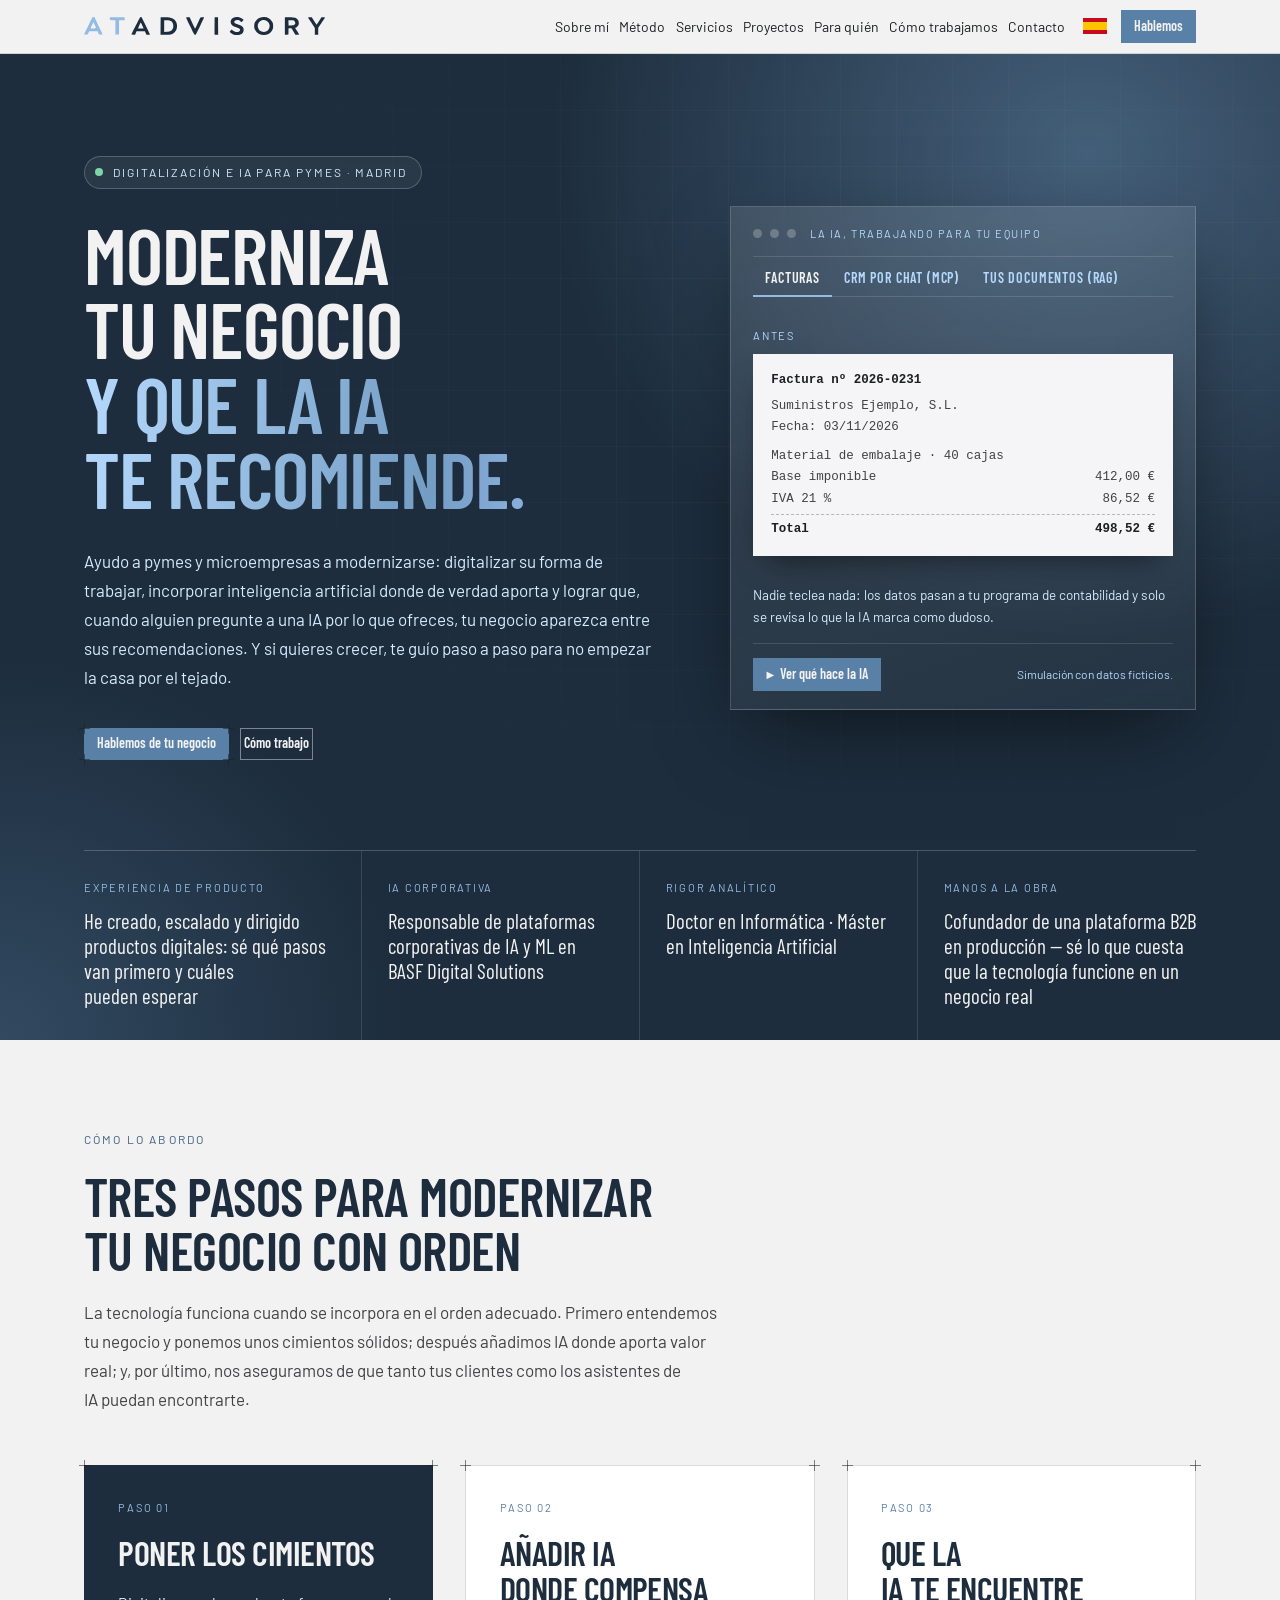
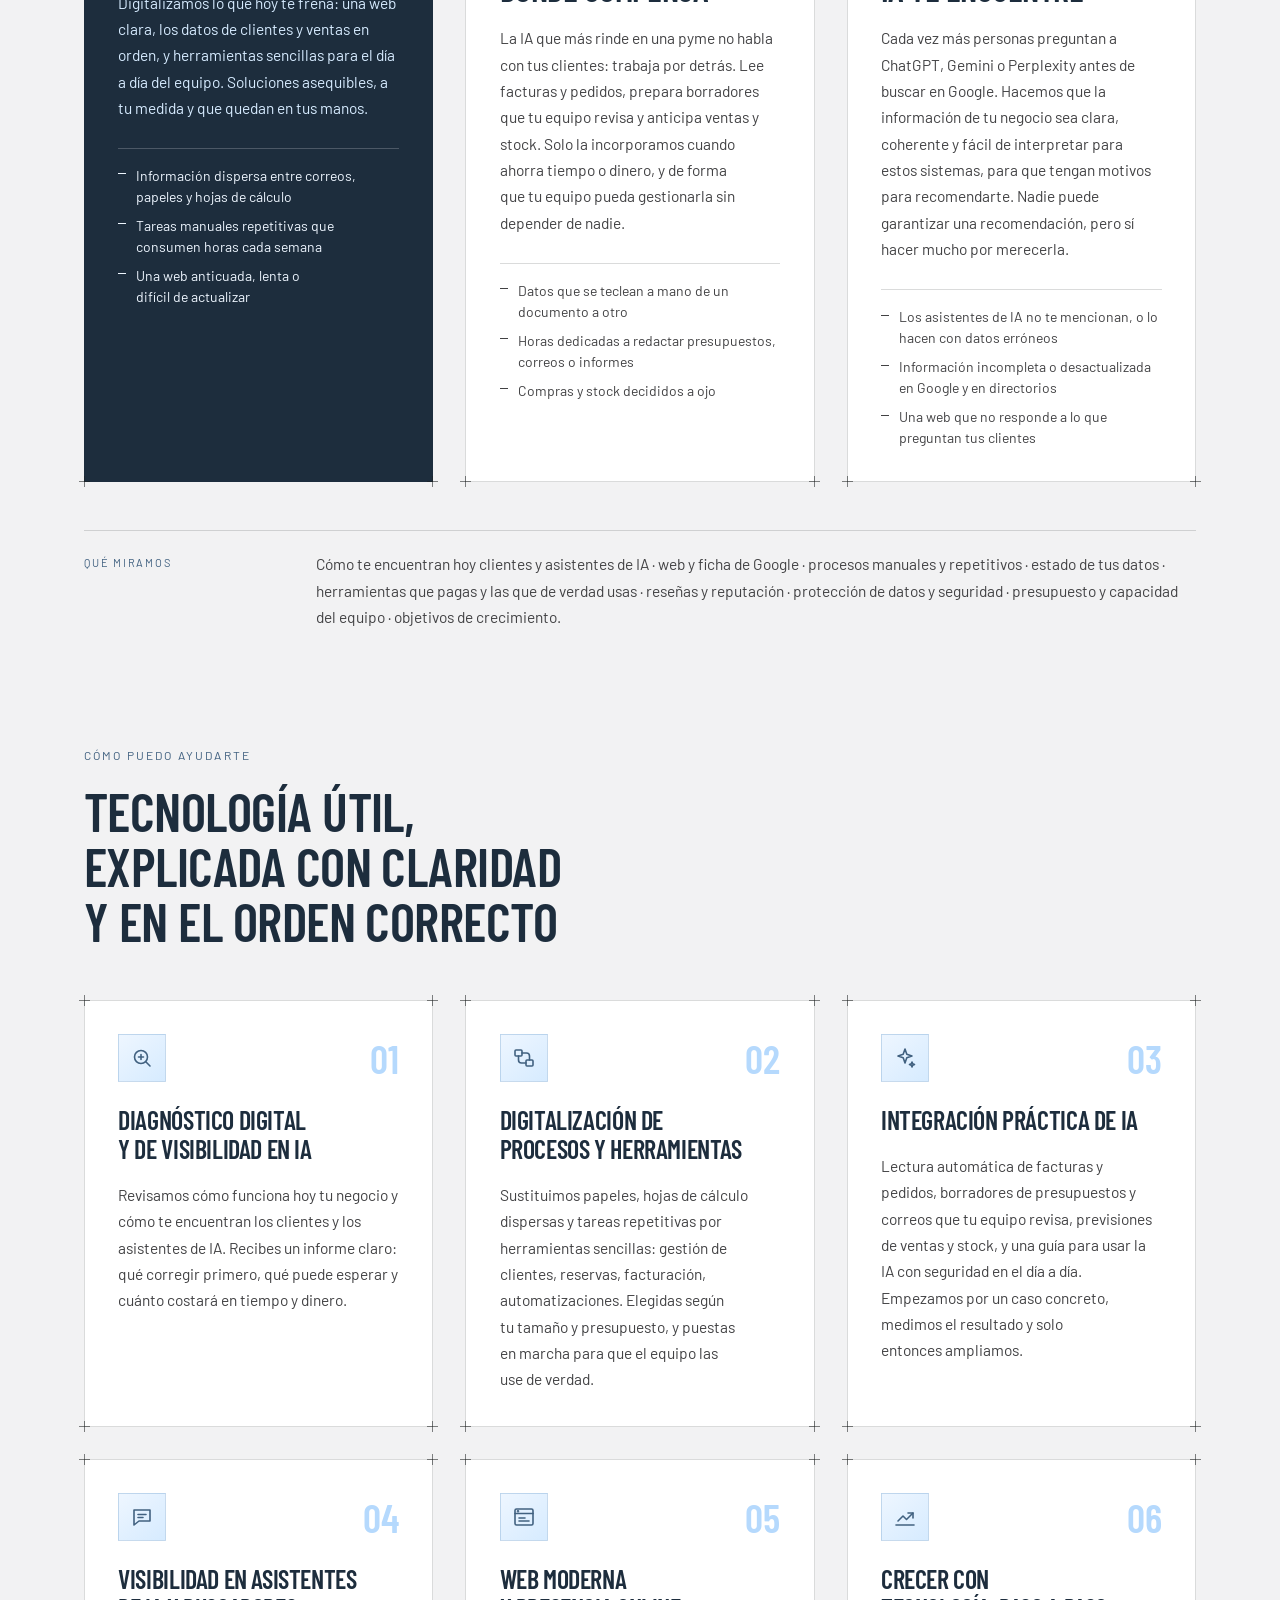
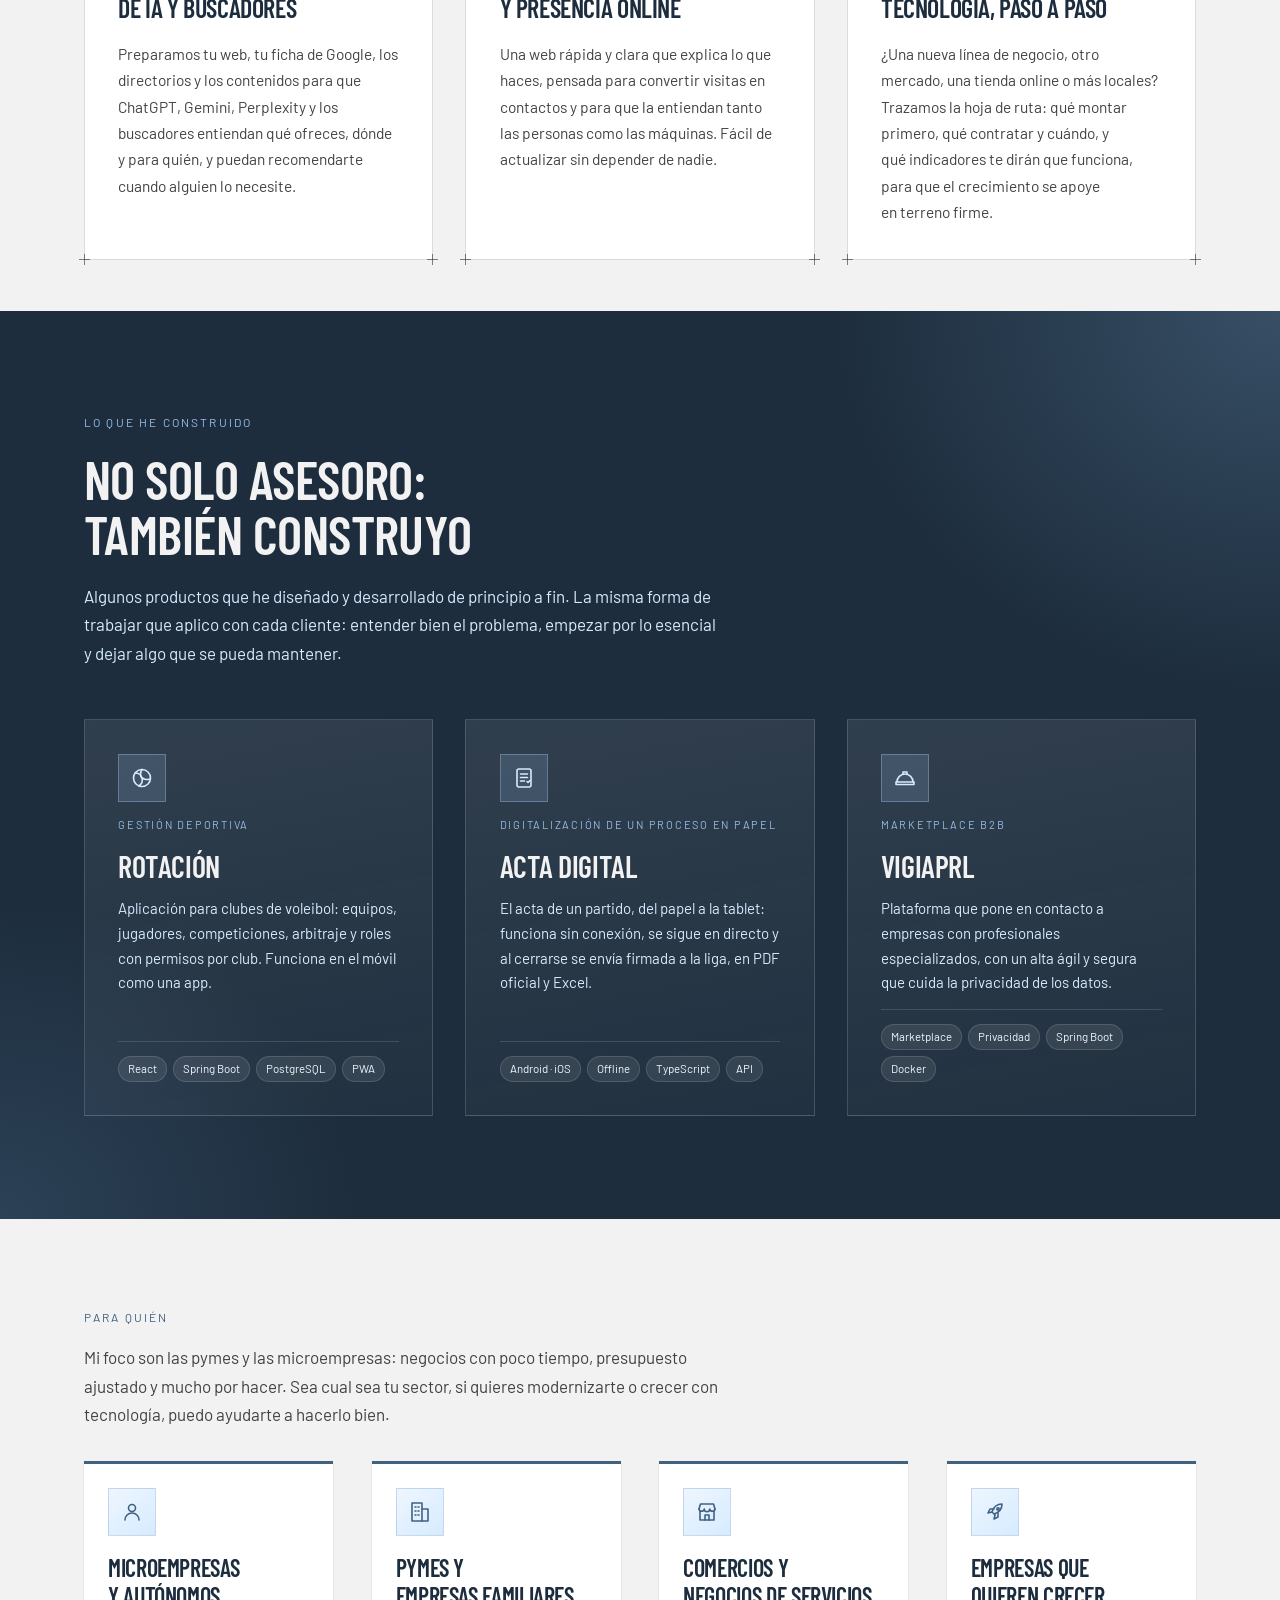
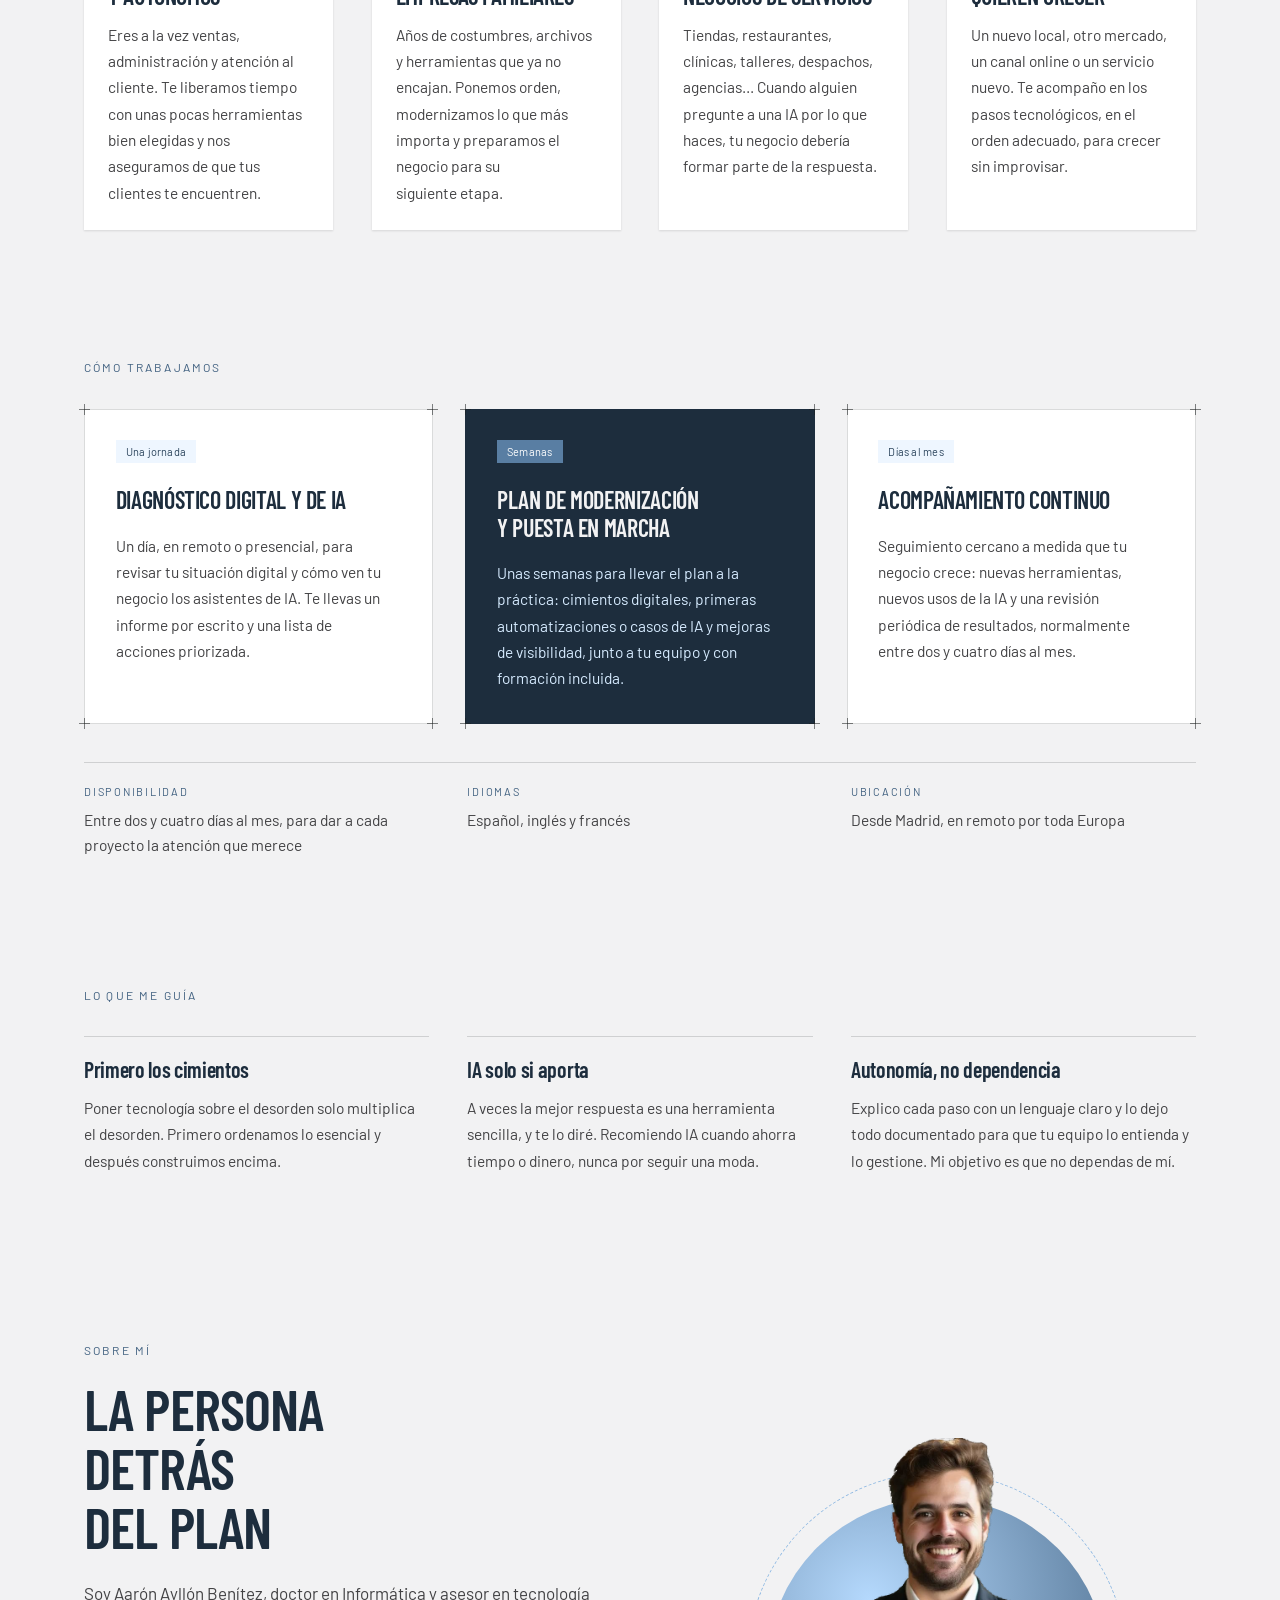
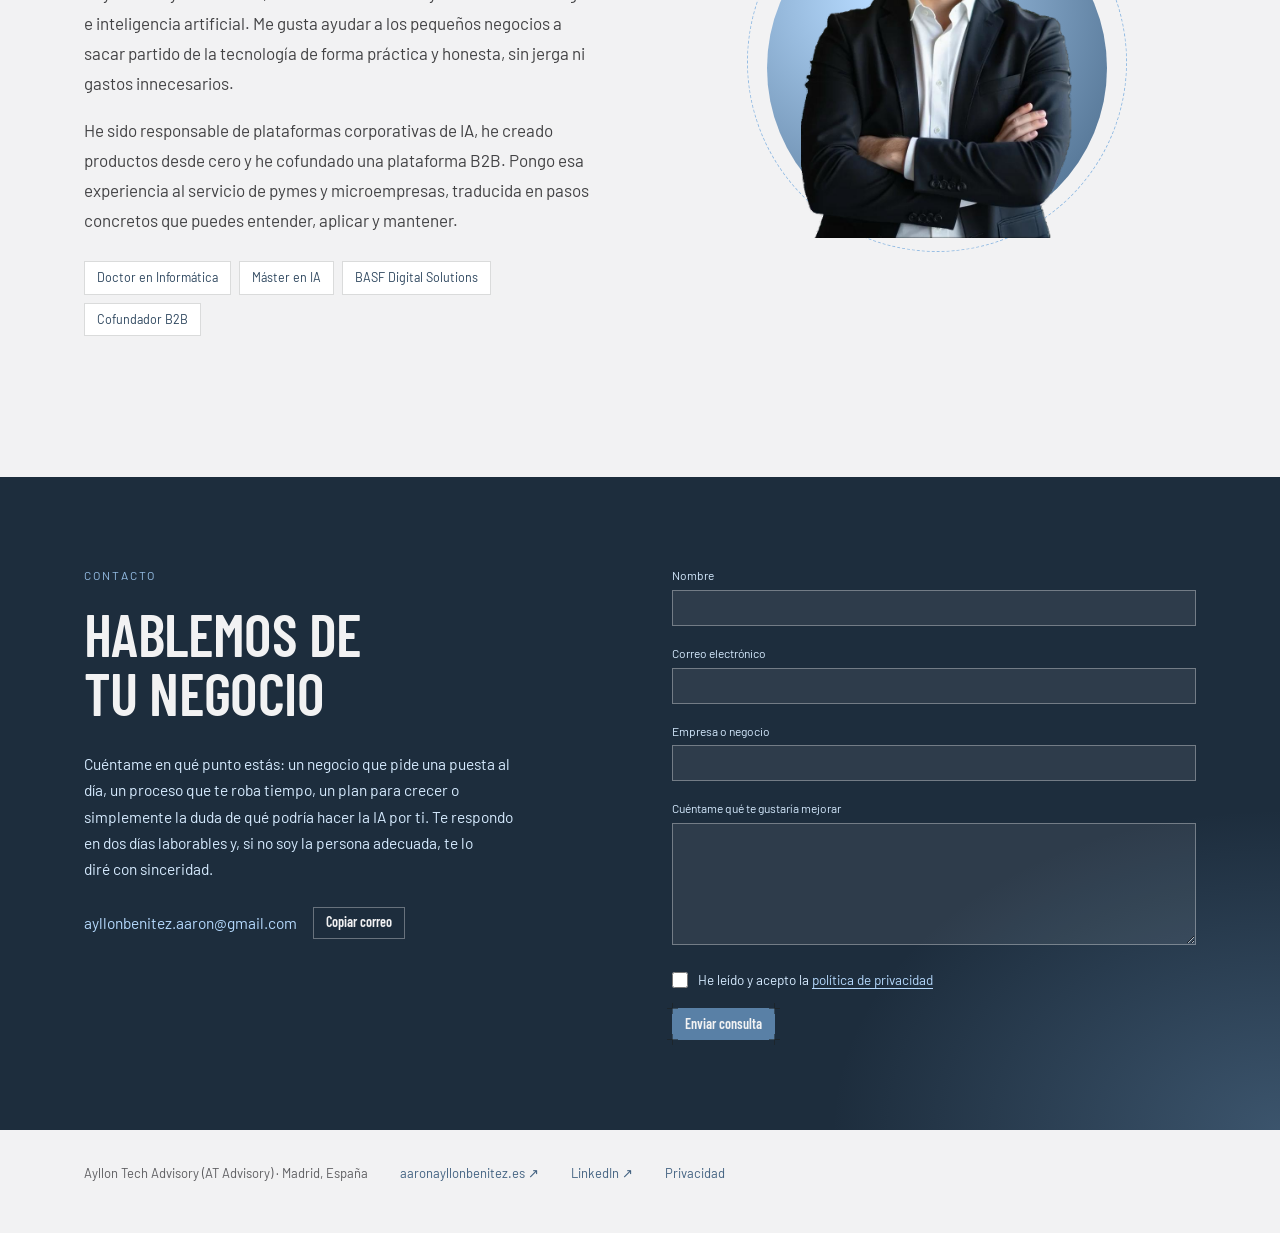
<file: index.html>
<!DOCTYPE html>
<!-- Generado por _src/build.py. No edites este archivo: cambia _src/ y vuelve a ejecutar «python _src/build.py». -->
<html lang="es">
<head>
<meta charset="utf-8">
<meta name="viewport" content="width=device-width, initial-scale=1">
<title>AT Advisory · Digitalización e IA para pymes y microempresas</title>
<meta name="description" content="Digitalización, integración de IA y visibilidad en asistentes como ChatGPT para pymes y microempresas. Moderniza tu negocio paso a paso, con orden y sin gastos innecesarios.">
<link rel="canonical" href="https://atadvisory.es/">
<link rel="alternate" hreflang="es" href="https://atadvisory.es/">
<link rel="alternate" hreflang="en" href="https://atadvisory.es/en/">
<link rel="alternate" hreflang="fr" href="https://atadvisory.es/fr/">
<link rel="alternate" hreflang="x-default" href="https://atadvisory.es/">
<meta property="og:type" content="website">
<meta property="og:site_name" content="AT Advisory">
<meta property="og:url" content="https://atadvisory.es/">
<meta property="og:title" content="AT Advisory · Digitalización e IA para pymes">
<meta property="og:description" content="Digitalización, integración de IA y visibilidad en asistentes como ChatGPT para pymes y microempresas. Moderniza tu negocio paso a paso, con orden y sin gastos innecesarios.">
<meta property="og:locale" content="es_ES">
<meta property="og:locale:alternate" content="en_GB">
<meta property="og:locale:alternate" content="fr_FR">
<script type="application/ld+json">
{
  "@context": "https://schema.org",
  "@graph": [
    {
      "@type": "ProfessionalService",
      "@id": "https://atadvisory.es/#business",
      "name": "AT Advisory",
      "alternateName": "Ayllon Tech Advisory",
      "url": "https://atadvisory.es/",
      "logo": "https://atadvisory.es/logo-mark.svg",
      "description": "Asesoría en digitalización, integración de inteligencia artificial y visibilidad en asistentes de IA para pymes y microempresas.",
      "email": "ayllonbenitez.aaron@gmail.com",
      "address": {
        "@type": "PostalAddress",
        "addressLocality": "Madrid",
        "addressCountry": "ES"
      },
      "areaServed": [
        {
          "@type": "Country",
          "name": "España"
        },
        {
          "@type": "Place",
          "name": "Europa"
        }
      ],
      "knowsLanguage": [
        "es",
        "en",
        "fr"
      ],
      "knowsAbout": [
        "Digitalización de pymes",
        "Transformación digital",
        "Inteligencia artificial",
        "Automatización de procesos",
        "Visibilidad en asistentes de IA",
        "Estrategia tecnológica"
      ],
      "founder": {
        "@type": "Person",
        "name": "Aarón Ayllón Benítez",
        "honorificSuffix": "PhD",
        "url": "https://aaronayllonbenitez.es",
        "sameAs": [
          "https://www.linkedin.com/in/aar%C3%B3n-ayll%C3%B3n-ben%C3%ADtez-ph-d-b5599158/",
          "https://aaronayllonbenitez.es"
        ],
        "jobTitle": "Asesor en digitalización e inteligencia artificial"
      },
      "hasOfferCatalog": {
        "@type": "OfferCatalog",
        "name": "Servicios",
        "itemListElement": [
          {
            "@type": "Offer",
            "itemOffered": {
              "@type": "Service",
              "name": "Diagnóstico digital y de visibilidad en IA",
              "description": "Revisamos cómo funciona hoy tu negocio y cómo te encuentran los clientes y los asistentes de IA. Recibes un informe claro: qué corregir primero, qué puede esperar y cuánto costará en tiempo y dinero."
            }
          },
          {
            "@type": "Offer",
            "itemOffered": {
              "@type": "Service",
              "name": "Digitalización de procesos y herramientas",
              "description": "Sustituimos papeles, hojas de cálculo dispersas y tareas repetitivas por herramientas sencillas: gestión de clientes, reservas, facturación, automatizaciones. Elegidas según tu tamaño y presupuesto, y puestas en marcha para que el equipo las use de verdad."
            }
          },
          {
            "@type": "Offer",
            "itemOffered": {
              "@type": "Service",
              "name": "Integración práctica de IA",
              "description": "Lectura automática de facturas y pedidos, borradores de presupuestos y correos que tu equipo revisa, previsiones de ventas y stock, y una guía para usar la IA con seguridad en el día a día. Empezamos por un caso concreto, medimos el resultado y solo entonces ampliamos."
            }
          },
          {
            "@type": "Offer",
            "itemOffered": {
              "@type": "Service",
              "name": "Visibilidad en asistentes de IA y buscadores",
              "description": "Preparamos tu web, tu ficha de Google, los directorios y los contenidos para que ChatGPT, Gemini, Perplexity y los buscadores entiendan qué ofreces, dónde y para quién, y puedan recomendarte cuando alguien lo necesite."
            }
          },
          {
            "@type": "Offer",
            "itemOffered": {
              "@type": "Service",
              "name": "Web moderna y presencia online",
              "description": "Una web rápida y clara que explica lo que haces, pensada para convertir visitas en contactos y para que la entiendan tanto las personas como las máquinas. Fácil de actualizar sin depender de nadie."
            }
          },
          {
            "@type": "Offer",
            "itemOffered": {
              "@type": "Service",
              "name": "Crecer con tecnología, paso a paso",
              "description": "¿Una nueva línea de negocio, otro mercado, una tienda online o más locales? Trazamos la hoja de ruta: qué montar primero, qué contratar y cuándo, y qué indicadores te dirán que funciona, para que el crecimiento se apoye en terreno firme."
            }
          }
        ]
      }
    },
    {
      "@type": "WebPage",
      "@id": "https://atadvisory.es/#webpage",
      "url": "https://atadvisory.es/",
      "name": "AT Advisory · Digitalización e IA para pymes y microempresas",
      "inLanguage": "es",
      "about": {
        "@id": "https://atadvisory.es/#business"
      }
    }
  ]
}
</script>
<link rel="icon" type="image/svg+xml" href="logo-mark.svg">
<link rel="stylesheet" href="styles.css">
<link rel="stylesheet" href="assets/site.css">
<script src="assets/site.js" defer></script>
</head>
<body>

  <header class="nav nav-sticky" style="padding-inline: max(clamp(20px,5vw,64px), calc((100% - 1240px) / 2 + clamp(20px,5vw,64px)))">
    <a class="nav-brand" href="#"><img src="logo-wordmark.svg" alt="AT Advisory" /></a>
    <input class="nav-toggle-control" id="nav-toggle" type="checkbox" />
    <label class="nav-toggle-label btn btn-ghost" for="nav-toggle" aria-label="Menú"><span></span><span></span><span></span></label>
    <nav class="nav-menu" aria-label="Principal">
      <a href="#about">Sobre mí</a>
      <a href="#method">Método</a>
      <a href="#services">Servicios</a>
      <a href="#work">Proyectos</a>
      <a href="#audience">Para quién</a>
      <a href="#engagement">Cómo trabajamos</a>
      <a href="#contact">Contacto</a>
    </nav>
    <details class="language-picker">
      <summary class="language-current" aria-label="Idioma"><img src="flags/es.svg" alt="Español" width="24" /></summary>
      <div class="language-options">
        <a href="./" hreflang="es" lang="es" aria-current="page"><img src="flags/es.svg" alt="Español" width="24" /></a>
        <a href="en/" hreflang="en" lang="en"><img src="flags/gb.svg" alt="English" width="24" /></a>
        <a href="fr/" hreflang="fr" lang="fr"><img src="flags/fr.svg" alt="Français" width="24" /></a>
      </div>
    </details>
    <a href="#contact" class="nav-cta btn btn-primary" style="text-decoration: none; white-space: nowrap; flex: 0 0 auto">Hablemos</a>
  </header>

<main>

  <section class="hero" style="background: var(--color-accent-900); color: var(--color-bg)">
    <div style="max-width: 1240px; margin: 0 auto; padding: clamp(56px,8vw,112px) clamp(20px,5vw,64px) 0">
      <div class="hero-grid">
      <div>
      <span class="hero-kicker" style="font-size: 12px; letter-spacing: 0.16em; text-transform: uppercase; color: var(--color-accent-200); margin-bottom: 28px"><i class="live-dot"></i><span>Digitalización e IA para pymes ·&nbsp;Madrid</span></span>
      <h1 style="font-family: var(--font-heading); font-weight: 600; font-size: clamp(44px,6.2vw,92px); line-height: 0.94; letter-spacing: -0.015em; text-transform: uppercase; margin: 0; max-width: 20ch">
        <span style="display: block">Moderniza tu negocio</span>
        <span class="grad-text" style="display: block">y que la IA te&nbsp;recomiende.</span>
      </h1>
      <p style="font-size: 17px; line-height: 1.7; max-width: 62ch; margin: 32px 0 0; color: var(--color-accent-200)">Ayudo a pymes y microempresas a modernizarse: digitalizar su forma de trabajar, incorporar inteligencia artificial donde de verdad aporta y lograr que, cuando alguien pregunte a una IA por lo que ofreces, tu negocio aparezca entre sus recomendaciones. Y si quieres crecer, te guío paso a paso para no empezar la casa por el&nbsp;tejado.</p>
      <div style="display: flex; gap: var(--space-3); flex-wrap: wrap; margin-top: 36px">
        <a href="#contact" class="btn btn-primary blueprint" style="text-decoration: none; white-space: nowrap; flex: 0 0 auto"><i class="corner tl"></i><i class="corner tr"></i><i class="corner bl"></i><i class="corner br"></i>Hablemos de tu&nbsp;negocio</a>
        <a href="#method" class="btn btn-ghost" style="text-decoration: none; white-space: nowrap; flex: 0 0 auto; color: var(--color-bg); border-color: color-mix(in srgb, var(--color-bg) 45%, transparent)">Cómo trabajo</a>
      </div>
      </div>
      <div class="demo" data-active="invoice" data-state="idle">
        <div class="demo-head"><i></i><i></i><i></i><span>La IA, trabajando para tu&nbsp;equipo</span></div>
        <div class="demo-tabs">
          <button type="button" class="demo-tab" aria-pressed="true" data-tab="invoice">Facturas</button>
          <button type="button" class="demo-tab" aria-pressed="false" data-tab="mcp">CRM por chat&nbsp;(MCP)</button>
          <button type="button" class="demo-tab" aria-pressed="false" data-tab="rag">Tus documentos (RAG)</button>
        </div>
        <div class="demo-panels">
          <div class="demo-panel" data-panel="invoice">
            <div class="demo-stage">
              <div class="demo-layer demo-before">
                <div class="demo-label">Antes</div>
                <div class="demo-doc">
                  <div class="demo-doc-title">Factura nº 2026-0231</div>
                  <div>Suministros Ejemplo, S.L.</div>
                  <div>Fecha: 03/11/2026</div>
                  <div class="demo-doc-gap">Material de embalaje · 40&nbsp;cajas</div>
                  <div class="demo-doc-row"><span>Base imponible</span><span>412,00 €</span></div>
                  <div class="demo-doc-row"><span>IVA 21 %</span><span>86,52 €</span></div>
                  <div class="demo-doc-row demo-doc-total"><span>Total</span><span>498,52 €</span></div>
                </div>
              </div>
              <div class="demo-layer demo-after">
                <div class="demo-label">Después</div>
                <div class="demo-result">
                  <dl class="demo-out">
                    <div class="demo-row"><dt>Proveedor</dt><dd>Suministros Ejemplo, S.L.</dd></div>
                    <div class="demo-row"><dt>Fecha</dt><dd>03/11/2026</dd></div>
                    <div class="demo-row"><dt>Base imponible</dt><dd>412,00 €</dd></div>
                    <div class="demo-row"><dt>IVA 21 %</dt><dd>86,52 €</dd></div>
                    <div class="demo-row"><dt>Total</dt><dd>498,52 €</dd></div>
                    <div class="demo-row"><dt>Cuenta contable</dt><dd>602 · Otros aprovisionamientos</dd></div>
                  </dl>
                </div>
              </div>
            </div>
            <p class="demo-note">Nadie teclea nada: los datos pasan a tu programa de contabilidad y solo se revisa lo que la IA marca como&nbsp;dudoso.</p>
          </div>
          <div class="demo-panel" data-panel="mcp">
            <div class="demo-stage">
              <div class="demo-layer demo-before">
                <div class="demo-label">Tu mensaje en el&nbsp;chat</div>
                <div class="demo-bubble">Acabo de hablar con Laura Gómez, de Reformas Ejemplo: quiere presupuesto para reformar 3 oficinas. Apúntalo en el CRM y recuérdame llamarla el&nbsp;jueves.</div>
                <div class="demo-typing" aria-hidden="true"><i></i><i></i><i></i></div>
              </div>
              <div class="demo-layer demo-after">
                <div class="demo-label">Hecho en tu&nbsp;CRM</div>
                <div class="demo-result">
                  <ul class="demo-log">
                    <li>MCP › crm.search_contacts</li>
                    <li>MCP › crm.create_contact</li>
                    <li>MCP › crm.create_deal</li>
                    <li>MCP › crm.create_task</li>
                  </ul>
                  <dl class="demo-out">
                    <div class="demo-row"><dt>Contacto</dt><dd>Laura Gómez · Reformas Ejemplo</dd></div>
                    <div class="demo-row"><dt>Oportunidad</dt><dd>Reforma de 3 oficinas ·&nbsp;Presupuesto</dd></div>
                    <div class="demo-row"><dt>Tarea</dt><dd>Llamar a Laura · jue 12/11,&nbsp;10:00</dd></div>
                  </dl>
                </div>
              </div>
            </div>
            <p class="demo-note">La IA entiende tu mensaje y, a través de MCP, usa las herramientas de tu CRM: busca, crea y actualiza registros sin que salgas del&nbsp;chat.</p>
          </div>
          <div class="demo-panel" data-panel="rag">
            <div class="demo-stage">
              <div class="demo-layer demo-before">
                <div class="demo-label">Tu pregunta</div>
                <div class="demo-bubble">Un cliente quiere devolver un pedido online de hace 20 días. ¿Puede hacerlo? ¿Quién paga el&nbsp;envío?</div>
                <div class="demo-typing" aria-hidden="true"><i></i><i></i><i></i></div>
              </div>
              <div class="demo-layer demo-after">
                <div class="demo-label">Respuesta con fuentes</div>
                <div class="demo-result">
                  <ul class="demo-log"><li>RAG › <span>214 documentos · 2 fragmentos&nbsp;relevantes</span></li></ul>
                  <p class="demo-answer"><span>Sí: dispone de 30 días desde la entrega para&nbsp;devolverlo.</span><sup>1</sup> <span>El envío de vuelta lo paga el cliente, salvo que el producto llegue&nbsp;defectuoso.</span><sup>2</sup></p>
                  <ol class="demo-sources">
                    <li>Condiciones de venta 2026.pdf · pág.&nbsp;3</li>
                    <li>Política de devoluciones.docx · apartado&nbsp;2</li>
                  </ol>
                </div>
              </div>
            </div>
            <p class="demo-note">La IA responde solo con lo que dicen tus documentos (RAG) y cita de dónde lo saca, para que cualquiera pueda&nbsp;comprobarlo.</p>
          </div>
        </div>
        <div class="demo-actions">
          <button type="button" class="btn btn-primary demo-run">Ver qué hace la&nbsp;IA</button>
          <span class="demo-working">La IA está&nbsp;trabajando…</span>
          <button type="button" class="btn demo-reset">Repetir</button>
          <span class="demo-disclaimer">Simulación con datos&nbsp;ficticios.</span>
        </div>
      </div>
      </div>

      <div style="margin-top: clamp(56px,7vw,96px); border-top: 1px solid color-mix(in srgb, var(--color-bg) 22%, transparent); display: grid; grid-template-columns: repeat(auto-fit, minmax(210px, 1fr))">
        <div style="padding: 28px clamp(16px,2vw,32px) 32px 0; border-right: 1px solid color-mix(in srgb, var(--color-bg) 14%, transparent)">
          <div style="font-size: 11px; letter-spacing: 0.16em; text-transform: uppercase; color: var(--color-accent-400); margin-bottom: 12px">Experiencia de producto</div>
          <div style="font-family: var(--font-heading); font-weight: 500; font-size: 21px; line-height: 1.2">He creado, escalado y dirigido productos digitales: sé qué pasos van primero y cuáles pueden&nbsp;esperar</div>
        </div>
        <div style="padding: 28px clamp(16px,2vw,32px) 32px; border-right: 1px solid color-mix(in srgb, var(--color-bg) 14%, transparent)">
          <div style="font-size: 11px; letter-spacing: 0.16em; text-transform: uppercase; color: var(--color-accent-400); margin-bottom: 12px">IA corporativa</div>
          <div style="font-family: var(--font-heading); font-weight: 500; font-size: 21px; line-height: 1.2">Responsable de plataformas corporativas de IA y ML en BASF Digital&nbsp;Solutions</div>
        </div>
        <div style="padding: 28px clamp(16px,2vw,32px) 32px; border-right: 1px solid color-mix(in srgb, var(--color-bg) 14%, transparent)">
          <div style="font-size: 11px; letter-spacing: 0.16em; text-transform: uppercase; color: var(--color-accent-400); margin-bottom: 12px">Rigor analítico</div>
          <div style="font-family: var(--font-heading); font-weight: 500; font-size: 21px; line-height: 1.2">Doctor en Informática · Máster en Inteligencia&nbsp;Artificial</div>
        </div>
        <div style="padding: 28px 0 32px clamp(16px,2vw,32px)">
          <div style="font-size: 11px; letter-spacing: 0.16em; text-transform: uppercase; color: var(--color-accent-400); margin-bottom: 12px">Manos a la&nbsp;obra</div>
          <div style="font-family: var(--font-heading); font-weight: 500; font-size: 21px; line-height: 1.2">Cofundador de una plataforma B2B en producción — sé lo que cuesta que la tecnología funcione en un negocio&nbsp;real</div>
        </div>
      </div>
    </div>
  </section>

  <div style="max-width: 1240px; margin: 0 auto; padding: 0 clamp(20px,5vw,64px)">

    <section id="method" style="padding: clamp(56px,7vw,96px) 0 clamp(32px,4vw,56px)">
      <span style="display: block; font-size: 12px; letter-spacing: 0.18em; text-transform: uppercase; color: var(--color-accent-700); margin-bottom: 20px">Cómo lo abordo</span>
      <h2 style="font-family: var(--font-heading); font-weight: 600; font-size: clamp(32px,4.2vw,56px); line-height: 1.02; text-transform: uppercase; letter-spacing: -0.01em; margin: 0 0 20px; color: var(--color-accent-900); max-width: 24ch">Tres pasos para modernizar tu negocio con&nbsp;orden</h2>
      <p style="font-size: 17px; line-height: 1.7; max-width: 64ch; margin: 0 0 clamp(36px,4vw,56px); color: var(--color-neutral-800)">La tecnología funciona cuando se incorpora en el orden adecuado. Primero entendemos tu negocio y ponemos unos cimientos sólidos; después añadimos IA donde aporta valor real; y, por último, nos aseguramos de que tanto tus clientes como los asistentes de IA puedan&nbsp;encontrarte.</p>

      <div style="display: grid; grid-template-columns: repeat(auto-fit, minmax(280px, 1fr)); gap: clamp(20px,2.5vw,32px)">
        <div data-reveal="" class="card blueprint verdict" style="padding: clamp(24px,2.6vw,36px); background: var(--color-accent-900); color: var(--color-bg); border-color: var(--color-accent-900)">
          <i class="corner tl"></i><i class="corner tr"></i><i class="corner bl"></i><i class="corner br"></i>
          <div style="font-size: 11px; letter-spacing: 0.16em; text-transform: uppercase; color: var(--color-accent-400)">Paso 01</div>
          <h3 style="font-family: var(--font-heading); font-weight: 600; font-size: 34px; line-height: 1.05; text-transform: uppercase; margin: 12px 0 12px">Poner los cimientos</h3>
          <p style="font-size: 15.5px; line-height: 1.7; margin: 0; color: var(--color-accent-200)">Digitalizamos lo que hoy te frena: una web clara, los datos de clientes y ventas en orden, y herramientas sencillas para el día a día del equipo. Soluciones asequibles, a tu medida y que quedan en tus&nbsp;manos.</p>
          <ul class="verdict-signals" style="border-top-color: color-mix(in srgb, var(--color-bg) 22%, transparent); color: var(--color-accent-100)">
            <li>Información dispersa entre correos, papeles y hojas de&nbsp;cálculo</li>
            <li>Tareas manuales repetitivas que consumen horas cada&nbsp;semana</li>
            <li>Una web anticuada, lenta o difícil de&nbsp;actualizar</li>
          </ul>
        </div>
        <div data-reveal="" class="card blueprint verdict lift" style="padding: clamp(24px,2.6vw,36px)">
          <i class="corner tl"></i><i class="corner tr"></i><i class="corner bl"></i><i class="corner br"></i>
          <div style="font-size: 11px; letter-spacing: 0.16em; text-transform: uppercase; color: var(--color-accent-600)">Paso 02</div>
          <h3 style="font-family: var(--font-heading); font-weight: 600; font-size: 34px; line-height: 1.05; text-transform: uppercase; margin: 12px 0 12px; color: var(--color-accent-900)">Añadir IA donde&nbsp;compensa</h3>
          <p style="font-size: 15.5px; line-height: 1.7; margin: 0; color: var(--color-neutral-800)">La IA que más rinde en una pyme no habla con tus clientes: trabaja por detrás. Lee facturas y pedidos, prepara borradores que tu equipo revisa y anticipa ventas y stock. Solo la incorporamos cuando ahorra tiempo o dinero, y de forma que tu equipo pueda gestionarla sin depender de&nbsp;nadie.</p>
          <ul class="verdict-signals" style="color: var(--color-neutral-800)">
            <li>Datos que se teclean a mano de un documento a&nbsp;otro</li>
            <li>Horas dedicadas a redactar presupuestos, correos o&nbsp;informes</li>
            <li>Compras y stock decididos a&nbsp;ojo</li>
          </ul>
        </div>
        <div data-reveal="" class="card blueprint verdict lift" style="padding: clamp(24px,2.6vw,36px)">
          <i class="corner tl"></i><i class="corner tr"></i><i class="corner bl"></i><i class="corner br"></i>
          <div style="font-size: 11px; letter-spacing: 0.16em; text-transform: uppercase; color: var(--color-accent-600)">Paso 03</div>
          <h3 style="font-family: var(--font-heading); font-weight: 600; font-size: 34px; line-height: 1.05; text-transform: uppercase; margin: 12px 0 12px; color: var(--color-accent-900)">Que la IA te&nbsp;encuentre</h3>
          <p style="font-size: 15.5px; line-height: 1.7; margin: 0; color: var(--color-neutral-800)">Cada vez más personas preguntan a ChatGPT, Gemini o Perplexity antes de buscar en Google. Hacemos que la información de tu negocio sea clara, coherente y fácil de interpretar para estos sistemas, para que tengan motivos para recomendarte. Nadie puede garantizar una recomendación, pero sí hacer mucho por&nbsp;merecerla.</p>
          <ul class="verdict-signals" style="color: var(--color-neutral-800)">
            <li>Los asistentes de IA no te mencionan, o lo hacen con datos&nbsp;erróneos</li>
            <li>Información incompleta o desactualizada en Google y en&nbsp;directorios</li>
            <li>Una web que no responde a lo que preguntan tus&nbsp;clientes</li>
          </ul>
        </div>
      </div>

      <div style="margin-top: clamp(32px,4vw,48px); border-top: 1px solid var(--color-divider); padding-top: 20px; display: grid; grid-template-columns: minmax(0, 200px) 1fr; gap: 12px 32px" class="kpi-row">
        <div style="font-size: 11px; letter-spacing: 0.16em; text-transform: uppercase; color: var(--color-accent-700); padding-top: 3px">Qué miramos</div>
        <p style="font-size: 15.5px; line-height: 1.7; margin: 0; color: var(--color-neutral-800)">Cómo te encuentran hoy clientes y asistentes de IA · web y ficha de Google · procesos manuales y repetitivos · estado de tus datos · herramientas que pagas y las que de verdad usas · reseñas y reputación · protección de datos y seguridad · presupuesto y capacidad del equipo · objetivos de&nbsp;crecimiento.</p>
      </div>
    </section>

    <section id="services" style="padding: clamp(40px,5vw,72px) 0 clamp(32px,4vw,56px)">
      <span style="display: block; font-size: 12px; letter-spacing: 0.18em; text-transform: uppercase; color: var(--color-accent-700); margin-bottom: 20px">Cómo puedo ayudarte</span>
      <h2 style="font-family: var(--font-heading); font-weight: 600; font-size: clamp(32px,4.2vw,56px); line-height: 1.02; text-transform: uppercase; letter-spacing: -0.01em; margin: 0 0 clamp(36px,4vw,56px); color: var(--color-accent-900); max-width: 24ch">Tecnología útil, explicada con claridad y en el orden&nbsp;correcto</h2>

      <div class="svc-grid">
        <div data-reveal="" class="card blueprint lift" style="padding: clamp(24px,2.6vw,36px)">
          <i class="corner tl"></i><i class="corner tr"></i><i class="corner bl"></i><i class="corner br"></i>
          <div class="svc-head"><div class="ico-box"><svg class="ico" viewBox="0 0 24 24" width="24" height="24" fill="none" stroke="currentColor" stroke-width="1.6" stroke-linecap="round" stroke-linejoin="round" aria-hidden="true"><circle cx="11" cy="11" r="6.5"/><path d="M20 20l-4.2-4.2"/><path d="M8.5 11h5M11 8.5v5"/></svg></div><div style="font-family: var(--font-heading); font-weight: 600; font-size: 40px; line-height: 1; color: var(--color-accent-300)">01</div></div>
          <h3 style="font-family: var(--font-heading); font-weight: 600; font-size: 26px; line-height: 1.12; text-transform: uppercase; margin: 16px 0 12px; color: var(--color-accent-900)">Diagnóstico digital y de visibilidad en&nbsp;IA</h3>
          <p style="font-size: 15.5px; line-height: 1.7; margin: 0; color: var(--color-neutral-800)">Revisamos cómo funciona hoy tu negocio y cómo te encuentran los clientes y los asistentes de IA. Recibes un informe claro: qué corregir primero, qué puede esperar y cuánto costará en tiempo y&nbsp;dinero.</p>
        </div>
        <div data-reveal="" class="card blueprint lift" style="padding: clamp(24px,2.6vw,36px)">
          <i class="corner tl"></i><i class="corner tr"></i><i class="corner bl"></i><i class="corner br"></i>
          <div class="svc-head"><div class="ico-box"><svg class="ico" viewBox="0 0 24 24" width="24" height="24" fill="none" stroke="currentColor" stroke-width="1.6" stroke-linecap="round" stroke-linejoin="round" aria-hidden="true"><rect x="3" y="4" width="7" height="6" rx="1"/><rect x="14" y="14" width="7" height="6" rx="1"/><path d="M6.5 10v4a3 3 0 0 0 3 3H14"/><path d="M17.5 14v-4a3 3 0 0 0-3-3H10"/></svg></div><div style="font-family: var(--font-heading); font-weight: 600; font-size: 40px; line-height: 1; color: var(--color-accent-300)">02</div></div>
          <h3 style="font-family: var(--font-heading); font-weight: 600; font-size: 26px; line-height: 1.12; text-transform: uppercase; margin: 16px 0 12px; color: var(--color-accent-900)">Digitalización de procesos y&nbsp;herramientas</h3>
          <p style="font-size: 15.5px; line-height: 1.7; margin: 0; color: var(--color-neutral-800)">Sustituimos papeles, hojas de cálculo dispersas y tareas repetitivas por herramientas sencillas: gestión de clientes, reservas, facturación, automatizaciones. Elegidas según tu tamaño y presupuesto, y puestas en marcha para que el equipo las use de&nbsp;verdad.</p>
        </div>
        <div data-reveal="" class="card blueprint lift" style="padding: clamp(24px,2.6vw,36px)">
          <i class="corner tl"></i><i class="corner tr"></i><i class="corner bl"></i><i class="corner br"></i>
          <div class="svc-head"><div class="ico-box"><svg class="ico" viewBox="0 0 24 24" width="24" height="24" fill="none" stroke="currentColor" stroke-width="1.6" stroke-linecap="round" stroke-linejoin="round" aria-hidden="true"><path d="M12 3l1.8 5.2L19 10l-5.2 1.8L12 17l-1.8-5.2L5 10l5.2-1.8z"/><path d="M19 16l.7 1.8 1.8.7-1.8.7L19 21l-.7-1.8-1.8-.7 1.8-.7z"/></svg></div><div style="font-family: var(--font-heading); font-weight: 600; font-size: 40px; line-height: 1; color: var(--color-accent-300)">03</div></div>
          <h3 style="font-family: var(--font-heading); font-weight: 600; font-size: 26px; line-height: 1.12; text-transform: uppercase; margin: 16px 0 12px; color: var(--color-accent-900)">Integración práctica de&nbsp;IA</h3>
          <p style="font-size: 15.5px; line-height: 1.7; margin: 0; color: var(--color-neutral-800)">Lectura automática de facturas y pedidos, borradores de presupuestos y correos que tu equipo revisa, previsiones de ventas y stock, y una guía para usar la IA con seguridad en el día a día. Empezamos por un caso concreto, medimos el resultado y solo entonces&nbsp;ampliamos.</p>
        </div>
        <div data-reveal="" class="card blueprint lift" style="padding: clamp(24px,2.6vw,36px)">
          <i class="corner tl"></i><i class="corner tr"></i><i class="corner bl"></i><i class="corner br"></i>
          <div class="svc-head"><div class="ico-box"><svg class="ico" viewBox="0 0 24 24" width="24" height="24" fill="none" stroke="currentColor" stroke-width="1.6" stroke-linecap="round" stroke-linejoin="round" aria-hidden="true"><path d="M4 5h16v11H9l-5 4z"/><path d="M8 9.5h8M8 12.5h5"/></svg></div><div style="font-family: var(--font-heading); font-weight: 600; font-size: 40px; line-height: 1; color: var(--color-accent-300)">04</div></div>
          <h3 style="font-family: var(--font-heading); font-weight: 600; font-size: 26px; line-height: 1.12; text-transform: uppercase; margin: 16px 0 12px; color: var(--color-accent-900)">Visibilidad en asistentes de IA y&nbsp;buscadores</h3>
          <p style="font-size: 15.5px; line-height: 1.7; margin: 0; color: var(--color-neutral-800)">Preparamos tu web, tu ficha de Google, los directorios y los contenidos para que ChatGPT, Gemini, Perplexity y los buscadores entiendan qué ofreces, dónde y para quién, y puedan recomendarte cuando alguien lo&nbsp;necesite.</p>
        </div>
        <div data-reveal="" class="card blueprint lift" style="padding: clamp(24px,2.6vw,36px)">
          <i class="corner tl"></i><i class="corner tr"></i><i class="corner bl"></i><i class="corner br"></i>
          <div class="svc-head"><div class="ico-box"><svg class="ico" viewBox="0 0 24 24" width="24" height="24" fill="none" stroke="currentColor" stroke-width="1.6" stroke-linecap="round" stroke-linejoin="round" aria-hidden="true"><rect x="3" y="4" width="18" height="16" rx="1.5"/><path d="M3 8.5h18"/><circle cx="6" cy="6.3" r=".5"/><path d="M7 13h6M7 16h10"/></svg></div><div style="font-family: var(--font-heading); font-weight: 600; font-size: 40px; line-height: 1; color: var(--color-accent-300)">05</div></div>
          <h3 style="font-family: var(--font-heading); font-weight: 600; font-size: 26px; line-height: 1.12; text-transform: uppercase; margin: 16px 0 12px; color: var(--color-accent-900)">Web moderna y presencia&nbsp;online</h3>
          <p style="font-size: 15.5px; line-height: 1.7; margin: 0; color: var(--color-neutral-800)">Una web rápida y clara que explica lo que haces, pensada para convertir visitas en contactos y para que la entiendan tanto las personas como las máquinas. Fácil de actualizar sin depender de&nbsp;nadie.</p>
        </div>
        <div data-reveal="" class="card blueprint lift" style="padding: clamp(24px,2.6vw,36px)">
          <i class="corner tl"></i><i class="corner tr"></i><i class="corner bl"></i><i class="corner br"></i>
          <div class="svc-head"><div class="ico-box"><svg class="ico" viewBox="0 0 24 24" width="24" height="24" fill="none" stroke="currentColor" stroke-width="1.6" stroke-linecap="round" stroke-linejoin="round" aria-hidden="true"><path d="M3 20h18"/><path d="M5 16l5-5 3.5 3.5L20 8"/><path d="M15 8h5v5"/></svg></div><div style="font-family: var(--font-heading); font-weight: 600; font-size: 40px; line-height: 1; color: var(--color-accent-300)">06</div></div>
          <h3 style="font-family: var(--font-heading); font-weight: 600; font-size: 26px; line-height: 1.12; text-transform: uppercase; margin: 16px 0 12px; color: var(--color-accent-900)">Crecer con tecnología, paso a&nbsp;paso</h3>
          <p style="font-size: 15.5px; line-height: 1.7; margin: 0; color: var(--color-neutral-800)">¿Una nueva línea de negocio, otro mercado, una tienda online o más locales? Trazamos la hoja de ruta: qué montar primero, qué contratar y cuándo, y qué indicadores te dirán que funciona, para que el crecimiento se apoye en terreno&nbsp;firme.</p>
        </div>
      </div>
    </section>
  </div>

  <section id="work" class="work">
    <div style="max-width: 1240px; margin: 0 auto; padding: clamp(64px,8vw,112px) clamp(20px,5vw,64px)">
      <span style="display: block; font-size: 12px; letter-spacing: 0.18em; text-transform: uppercase; color: var(--color-accent-400); margin-bottom: 20px">Lo que he&nbsp;construido</span>
      <h2 style="font-family: var(--font-heading); font-weight: 600; font-size: clamp(32px,4.2vw,56px); line-height: 1.02; text-transform: uppercase; letter-spacing: -0.01em; margin: 0 0 20px; max-width: 22ch">No solo asesoro: también&nbsp;construyo</h2>
      <p style="font-size: 17px; line-height: 1.7; max-width: 64ch; margin: 0 0 clamp(36px,4vw,56px); color: var(--color-accent-200)">Algunos productos que he diseñado y desarrollado de principio a fin. La misma forma de trabajar que aplico con cada cliente: entender bien el problema, empezar por lo esencial y dejar algo que se pueda&nbsp;mantener.</p>
      <div class="work-grid">
        <article data-reveal="" class="work-card">
          <div class="ico-box"><svg class="ico" viewBox="0 0 24 24" width="24" height="24" fill="none" stroke="currentColor" stroke-width="1.6" stroke-linecap="round" stroke-linejoin="round" aria-hidden="true"><circle cx="12" cy="12" r="8.5"/><path d="M12 3.5c-2 3-2 7 0 8.5s6 2 8.3 1"/><path d="M5 7c3 0 6 1.5 7 5s-1 6.5-3 8"/></svg></div>
          <div class="work-kind">Gestión deportiva</div>
          <h3>Rotación</h3>
          <p>Aplicación para clubes de voleibol: equipos, jugadores, competiciones, arbitraje y roles con permisos por club. Funciona en el móvil como una&nbsp;app.</p>
          <div class="chips"><span>React</span><span>Spring Boot</span><span>PostgreSQL</span><span>PWA</span></div>
        </article>
        <article data-reveal="" class="work-card">
          <div class="ico-box"><svg class="ico" viewBox="0 0 24 24" width="24" height="24" fill="none" stroke="currentColor" stroke-width="1.6" stroke-linecap="round" stroke-linejoin="round" aria-hidden="true"><rect x="5" y="3" width="14" height="18" rx="2"/><path d="M8.5 8h7M8.5 11.5h7M8.5 15h4"/><path d="M15 15.5l1 1 2-2"/></svg></div>
          <div class="work-kind">Digitalización de un proceso en&nbsp;papel</div>
          <h3>Acta digital</h3>
          <p>El acta de un partido, del papel a la tablet: funciona sin conexión, se sigue en directo y al cerrarse se envía firmada a la liga, en PDF oficial y&nbsp;Excel.</p>
          <div class="chips"><span>Android · iOS</span><span>Offline</span><span>TypeScript</span><span>API</span></div>
        </article>
        <article data-reveal="" class="work-card">
          <div class="ico-box"><svg class="ico" viewBox="0 0 24 24" width="24" height="24" fill="none" stroke="currentColor" stroke-width="1.6" stroke-linecap="round" stroke-linejoin="round" aria-hidden="true"><path d="M4 16a8 8 0 0 1 16 0"/><path d="M3 16h18v2.5H3z"/><path d="M10 8.5V6h4v2.5"/></svg></div>
          <div class="work-kind">Marketplace B2B</div>
          <h3>VigiaPRL</h3>
          <p>Plataforma que pone en contacto a empresas con profesionales especializados, con un alta ágil y segura que cuida la privacidad de los&nbsp;datos.</p>
          <div class="chips"><span>Marketplace</span><span>Privacidad</span><span>Spring Boot</span><span>Docker</span></div>
        </article>
      </div>
    </div>
  </section>

  <div style="max-width: 1240px; margin: 0 auto; padding: 0 clamp(20px,5vw,64px)">

    <section id="audience" style="padding: clamp(56px,7vw,96px) 0 clamp(40px,5vw,72px)">
      <span style="display: block; font-size: 12px; letter-spacing: 0.18em; text-transform: uppercase; color: var(--color-accent-700); margin-bottom: 16px">Para quién</span>
      <p style="font-size: 17px; line-height: 1.7; max-width: 64ch; margin: 0 0 32px; color: var(--color-neutral-800)">Mi foco son las pymes y las microempresas: negocios con poco tiempo, presupuesto ajustado y mucho por hacer. Sea cual sea tu sector, si quieres modernizarte o crecer con tecnología, puedo ayudarte a hacerlo&nbsp;bien.</p>
      <div class="aud-grid">
        <div data-reveal="" class="aud-card">
          <div class="ico-box"><svg class="ico" viewBox="0 0 24 24" width="24" height="24" fill="none" stroke="currentColor" stroke-width="1.6" stroke-linecap="round" stroke-linejoin="round" aria-hidden="true"><circle cx="12" cy="8" r="3.5"/><path d="M5 20a7 7 0 0 1 14 0"/></svg></div>
          <h3 style="font-family: var(--font-heading); font-weight: 600; font-size: 24px; line-height: 1.15; text-transform: uppercase; margin: 0 0 12px; color: var(--color-accent-900)">Microempresas y autónomos</h3>
          <p style="font-size: 15.5px; line-height: 1.7; margin: 0; color: var(--color-neutral-800)">Eres a la vez ventas, administración y atención al cliente. Te liberamos tiempo con unas pocas herramientas bien elegidas y nos aseguramos de que tus clientes te&nbsp;encuentren.</p>
        </div>
        <div data-reveal="" class="aud-card">
          <div class="ico-box"><svg class="ico" viewBox="0 0 24 24" width="24" height="24" fill="none" stroke="currentColor" stroke-width="1.6" stroke-linecap="round" stroke-linejoin="round" aria-hidden="true"><rect x="4" y="3" width="10" height="18"/><path d="M14 9h6v12h-6"/><path d="M7 7h1M10 7h1M7 11h1M10 11h1M7 15h1M10 15h1"/></svg></div>
          <h3 style="font-family: var(--font-heading); font-weight: 600; font-size: 24px; line-height: 1.15; text-transform: uppercase; margin: 0 0 12px; color: var(--color-accent-900)">Pymes y empresas&nbsp;familiares</h3>
          <p style="font-size: 15.5px; line-height: 1.7; margin: 0; color: var(--color-neutral-800)">Años de costumbres, archivos y herramientas que ya no encajan. Ponemos orden, modernizamos lo que más importa y preparamos el negocio para su siguiente&nbsp;etapa.</p>
        </div>
        <div data-reveal="" class="aud-card">
          <div class="ico-box"><svg class="ico" viewBox="0 0 24 24" width="24" height="24" fill="none" stroke="currentColor" stroke-width="1.6" stroke-linecap="round" stroke-linejoin="round" aria-hidden="true"><path d="M4 9l1.5-5h13L20 9"/><path d="M4 9a2.7 2.7 0 0 0 5.3 0 2.7 2.7 0 0 0 5.4 0 2.7 2.7 0 0 0 5.3 0"/><path d="M5 11v9h14v-9"/><path d="M10 20v-5h4v5"/></svg></div>
          <h3 style="font-family: var(--font-heading); font-weight: 600; font-size: 24px; line-height: 1.15; text-transform: uppercase; margin: 0 0 12px; color: var(--color-accent-900)">Comercios y negocios de&nbsp;servicios</h3>
          <p style="font-size: 15.5px; line-height: 1.7; margin: 0; color: var(--color-neutral-800)">Tiendas, restaurantes, clínicas, talleres, despachos, agencias… Cuando alguien pregunte a una IA por lo que haces, tu negocio debería formar parte de la&nbsp;respuesta.</p>
        </div>
        <div data-reveal="" class="aud-card">
          <div class="ico-box"><svg class="ico" viewBox="0 0 24 24" width="24" height="24" fill="none" stroke="currentColor" stroke-width="1.6" stroke-linecap="round" stroke-linejoin="round" aria-hidden="true"><path d="M12 15l-3-3c1.5-5 5-8 10-8 0 5-3 8.5-8 10z"/><path d="M9 12l-4 1 2-4h4M12 15l-1 4 4-2v-4"/><circle cx="15" cy="9" r="1.2"/></svg></div>
          <h3 style="font-family: var(--font-heading); font-weight: 600; font-size: 24px; line-height: 1.15; text-transform: uppercase; margin: 0 0 12px; color: var(--color-accent-900)">Empresas que quieren&nbsp;crecer</h3>
          <p style="font-size: 15.5px; line-height: 1.7; margin: 0; color: var(--color-neutral-800)">Un nuevo local, otro mercado, un canal online o un servicio nuevo. Te acompaño en los pasos tecnológicos, en el orden adecuado, para crecer sin&nbsp;improvisar.</p>
        </div>
      </div>
    </section>

    <section id="engagement" style="padding: clamp(40px,5vw,72px) 0">
      <span style="display: block; font-size: 12px; letter-spacing: 0.18em; text-transform: uppercase; color: var(--color-accent-700); margin-bottom: 32px">Cómo trabajamos</span>
      <div style="display: grid; grid-template-columns: repeat(auto-fit, minmax(260px, 1fr)); gap: clamp(20px,2.5vw,32px)">
        <div data-reveal="" class="card blueprint lift" style="padding: clamp(22px,2.4vw,32px)">
          <i class="corner tl"></i><i class="corner tr"></i><i class="corner bl"></i><i class="corner br"></i>
          <span class="tag tag-accent">Una jornada</span>
          <h3 style="font-family: var(--font-heading); font-weight: 600; font-size: 24px; line-height: 1.15; text-transform: uppercase; margin: 16px 0 12px; color: var(--color-accent-900)">Diagnóstico digital y de&nbsp;IA</h3>
          <p style="font-size: 15.5px; line-height: 1.7; margin: 0; color: var(--color-neutral-800)">Un día, en remoto o presencial, para revisar tu situación digital y cómo ven tu negocio los asistentes de IA. Te llevas un informe por escrito y una lista de acciones&nbsp;priorizada.</p>
        </div>
        <div data-reveal="" class="card blueprint eng-featured" style="padding: clamp(22px,2.4vw,32px)">
          <i class="corner tl"></i><i class="corner tr"></i><i class="corner bl"></i><i class="corner br"></i>
          <span class="tag tag-accent">Semanas</span>
          <h3 style="font-family: var(--font-heading); font-weight: 600; font-size: 24px; line-height: 1.15; text-transform: uppercase; margin: 16px 0 12px; color: var(--color-accent-900)">Plan de modernización y puesta en&nbsp;marcha</h3>
          <p style="font-size: 15.5px; line-height: 1.7; margin: 0; color: var(--color-neutral-800)">Unas semanas para llevar el plan a la práctica: cimientos digitales, primeras automatizaciones o casos de IA y mejoras de visibilidad, junto a tu equipo y con formación&nbsp;incluida.</p>
        </div>
        <div data-reveal="" class="card blueprint lift" style="padding: clamp(22px,2.4vw,32px)">
          <i class="corner tl"></i><i class="corner tr"></i><i class="corner bl"></i><i class="corner br"></i>
          <span class="tag tag-accent">Días al mes</span>
          <h3 style="font-family: var(--font-heading); font-weight: 600; font-size: 24px; line-height: 1.15; text-transform: uppercase; margin: 16px 0 12px; color: var(--color-accent-900)">Acompañamiento continuo</h3>
          <p style="font-size: 15.5px; line-height: 1.7; margin: 0; color: var(--color-neutral-800)">Seguimiento cercano a medida que tu negocio crece: nuevas herramientas, nuevos usos de la IA y una revisión periódica de resultados, normalmente entre dos y cuatro días al&nbsp;mes.</p>
        </div>
      </div>
      <div class="eng-facts">
        <div>
          <div style="font-size: 11px; letter-spacing: 0.16em; text-transform: uppercase; color: var(--color-accent-700); margin-bottom: 8px">Disponibilidad</div>
          <div style="font-size: 15.5px; line-height: 1.6; color: var(--color-neutral-800)">Entre dos y cuatro días al mes, para dar a cada proyecto la atención que&nbsp;merece</div>
        </div>
        <div>
          <div style="font-size: 11px; letter-spacing: 0.16em; text-transform: uppercase; color: var(--color-accent-700); margin-bottom: 8px">Idiomas</div>
          <div style="font-size: 15.5px; line-height: 1.6; color: var(--color-neutral-800)">Español, inglés y&nbsp;francés</div>
        </div>
        <div>
          <div style="font-size: 11px; letter-spacing: 0.16em; text-transform: uppercase; color: var(--color-accent-700); margin-bottom: 8px">Ubicación</div>
          <div style="font-size: 15.5px; line-height: 1.6; color: var(--color-neutral-800)">Desde Madrid, en remoto por toda&nbsp;Europa</div>
        </div>
      </div>
    </section>

      <section style="padding: clamp(40px,5vw,72px) 0">
        <span style="display: block; font-size: 12px; letter-spacing: 0.18em; text-transform: uppercase; color: var(--color-accent-700); margin-bottom: 32px">Lo que me&nbsp;guía</span>
        <div style="display: grid; grid-template-columns: repeat(auto-fit, minmax(260px, 1fr)); gap: clamp(24px,3vw,48px)">
          <div style="border-top: 1px solid var(--color-divider); padding-top: 20px">
            <h3 style="font-family: var(--font-heading); font-weight: 600; font-size: 22px; line-height: 1.18; margin: 0 0 12px; color: var(--color-accent-900)">Primero los cimientos</h3>
            <p style="font-size: 15.5px; line-height: 1.7; margin: 0; color: var(--color-neutral-800)">Poner tecnología sobre el desorden solo multiplica el desorden. Primero ordenamos lo esencial y después construimos&nbsp;encima.</p>
          </div>
          <div style="border-top: 1px solid var(--color-divider); padding-top: 20px">
            <h3 style="font-family: var(--font-heading); font-weight: 600; font-size: 22px; line-height: 1.18; margin: 0 0 12px; color: var(--color-accent-900)">IA solo si&nbsp;aporta</h3>
            <p style="font-size: 15.5px; line-height: 1.7; margin: 0; color: var(--color-neutral-800)">A veces la mejor respuesta es una herramienta sencilla, y te lo diré. Recomiendo IA cuando ahorra tiempo o dinero, nunca por seguir una&nbsp;moda.</p>
          </div>
          <div style="border-top: 1px solid var(--color-divider); padding-top: 20px">
            <h3 style="font-family: var(--font-heading); font-weight: 600; font-size: 22px; line-height: 1.18; margin: 0 0 12px; color: var(--color-accent-900)">Autonomía, no dependencia</h3>
            <p style="font-size: 15.5px; line-height: 1.7; margin: 0; color: var(--color-neutral-800)">Explico cada paso con un lenguaje claro y lo dejo todo documentado para que tu equipo lo entienda y lo gestione. Mi objetivo es que no dependas de&nbsp;mí.</p>
          </div>
        </div>
      </section>
  </div>

  <section id="about" style="max-width: 1240px; margin: 0 auto; padding: clamp(64px,8vw,112px) clamp(20px,5vw,64px) clamp(48px,6vw,80px); display: grid; grid-template-columns: repeat(auto-fit, minmax(min(100%, 320px), 1fr)); gap: clamp(32px,6vw,96px); align-items: center">
    <div>
      <span style="display: block; font-size: 12px; letter-spacing: 0.18em; text-transform: uppercase; color: var(--color-accent-700); margin-bottom: 20px">Sobre mí</span>
      <h2 style="font-family: var(--font-heading); font-weight: 600; font-size: clamp(34px,4.5vw,60px); line-height: 1.02; text-transform: uppercase; margin: 0 0 24px; color: var(--color-accent-900); max-width: 12ch">La persona detrás del&nbsp;plan</h2>
      <p style="font-size: 17px; line-height: 1.75; margin: 0 0 18px; color: var(--color-neutral-800)">Soy Aarón Ayllón Benítez, doctor en Informática y asesor en tecnología e inteligencia artificial. Me gusta ayudar a los pequeños negocios a sacar partido de la tecnología de forma práctica y honesta, sin jerga ni gastos innecesarios.</p>
      <p style="font-size: 17px; line-height: 1.75; margin: 0; color: var(--color-neutral-800)">He sido responsable de plataformas corporativas de IA, he creado productos desde cero y he cofundado una plataforma B2B. Pongo esa experiencia al servicio de pymes y microempresas, traducida en pasos concretos que puedes entender, aplicar y&nbsp;mantener.</p>
      <div class="about-badges"><span>Doctor en Informática</span><span>Máster en IA</span><span>BASF Digital Solutions</span><span>Cofundador B2B</span></div>
    </div>
    <div class="about-image about-photo">
      <img src="Aaron_sin_fondo.png" alt="Aarón Ayllón Benítez" style="display: block; width: min(100%, 300px); max-height: 400px; object-fit: contain; object-position: bottom center" />
    </div>
  </section>

  <section id="contact" class="contact" style="background: var(--color-accent-900); color: var(--color-bg); margin-top: clamp(40px,5vw,72px)">
    <div style="max-width: 1240px; margin: 0 auto; padding: clamp(56px,7vw,96px) clamp(20px,5vw,64px); display: grid; grid-template-columns: repeat(auto-fit, minmax(300px, 1fr)); gap: clamp(32px,5vw,80px); align-items: start">
      <div>
        <span style="display: block; font-size: 12px; letter-spacing: 0.18em; text-transform: uppercase; color: var(--color-accent-400); margin-bottom: 20px">Contacto</span>
        <h2 style="font-family: var(--font-heading); font-weight: 600; font-size: clamp(34px,4.6vw,60px); line-height: 1; text-transform: uppercase; letter-spacing: -0.01em; margin: 0">Hablemos de tu&nbsp;negocio</h2>
        <p style="font-size: 15.5px; line-height: 1.7; max-width: 50ch; margin: 28px 0 0; color: var(--color-accent-200)">Cuéntame en qué punto estás: un negocio que pide una puesta al día, un proceso que te roba tiempo, un plan para crecer o simplemente la duda de qué podría hacer la IA por ti. Te respondo en dos días laborables y, si no soy la persona adecuada, te lo diré con&nbsp;sinceridad.</p>
        <p class="contact-email" style="font-size: 15.5px; line-height: 1.7; margin: 24px 0 0"><a href="mailto:ayllonbenitez.aaron@gmail.com" style="color: var(--color-accent-300)">ayllonbenitez.aaron@gmail.com</a><button type="button" class="btn copy-email" data-copy="ayllonbenitez.aaron@gmail.com" data-done="Copiado">Copiar correo</button></p>
      </div>
      <form class="contact-form" action="https://api.web3forms.com/submit" method="post" data-email="ayllonbenitez.aaron@gmail.com" data-key="e9de7ebf-a03e-4b22-8e08-18be871f4d29" data-sending="Enviando…" data-success="¡Gracias! Mensaje recibido: te respondo en dos días laborables." data-error="No se ha podido enviar. Inténtalo de nuevo o escríbeme directamente a ayllonbenitez.aaron@gmail.com." style="display: grid; gap: 18px">
        <input type="hidden" name="access_key" value="e9de7ebf-a03e-4b22-8e08-18be871f4d29">
        <input type="hidden" name="subject" value="Nueva consulta desde atadvisory.es">
        <input type="hidden" name="from_name" value="Web atadvisory.es">
        <input type="checkbox" name="botcheck" class="form-trap" tabindex="-1" autocomplete="off" aria-hidden="true">
        <div class="field">
          <label for="at2-name" style="color: var(--color-accent-200)">Nombre</label>
          <input class="input" id="at2-name" name="name" type="text" required style="background: color-mix(in srgb, var(--color-bg) 8%, transparent); border-color: color-mix(in srgb, var(--color-bg) 35%, transparent); color: var(--color-bg)" />
        </div>
        <div class="field">
          <label for="at2-email" style="color: var(--color-accent-200)">Correo electrónico</label>
          <input class="input" id="at2-email" name="email" type="email" required style="background: color-mix(in srgb, var(--color-bg) 8%, transparent); border-color: color-mix(in srgb, var(--color-bg) 35%, transparent); color: var(--color-bg)" />
        </div>
        <div class="field">
          <label for="at2-org" style="color: var(--color-accent-200)">Empresa o negocio</label>
          <input class="input" id="at2-org" name="org" type="text" style="background: color-mix(in srgb, var(--color-bg) 8%, transparent); border-color: color-mix(in srgb, var(--color-bg) 35%, transparent); color: var(--color-bg)" />
        </div>
        <div class="field">
          <label for="at2-msg" style="color: var(--color-accent-200)">Cuéntame qué te gustaría&nbsp;mejorar</label>
          <textarea class="input" id="at2-msg" name="message" rows="5" style="resize: vertical; background: color-mix(in srgb, var(--color-bg) 8%, transparent); border-color: color-mix(in srgb, var(--color-bg) 35%, transparent); color: var(--color-bg)"></textarea>
        </div>
        <label class="form-consent"><input type="checkbox" name="consent" value="yes" required> <span><span>He leído y acepto&nbsp;la</span> <a href="privacidad/">política de privacidad</a></span></label>
        <div style="display: flex; gap: var(--space-3); align-items: center; flex-wrap: wrap">
          <button class="btn btn-primary blueprint" type="submit" style="white-space: nowrap; flex: 0 0 auto"><i class="corner tl"></i><i class="corner tr"></i><i class="corner bl"></i><i class="corner br"></i>Enviar consulta</button>
        </div>
        <p class="form-status" role="status" aria-live="polite" hidden></p>
      </form>
    </div>
  </section>

</main>

  <footer style="max-width: 1240px; margin: 0 auto; padding: 32px clamp(20px,5vw,64px) 48px; font-size: 13px; line-height: 1.8; display: flex; flex-wrap: wrap; gap: 8px 32px; color: var(--color-neutral-700)">
    <span>Ayllon Tech Advisory (AT Advisory) · Madrid,&nbsp;España</span>
    <a href="https://aaronayllonbenitez.es" target="_blank" rel="noopener">aaronayllonbenitez.es ↗</a>
    <a href="https://www.linkedin.com/in/aar%C3%B3n-ayll%C3%B3n-ben%C3%ADtez-ph-d-b5599158/" target="_blank" rel="noopener">LinkedIn ↗</a>
    <a href="privacidad/">Privacidad</a>
  </footer>
</body>
</html>
</file>
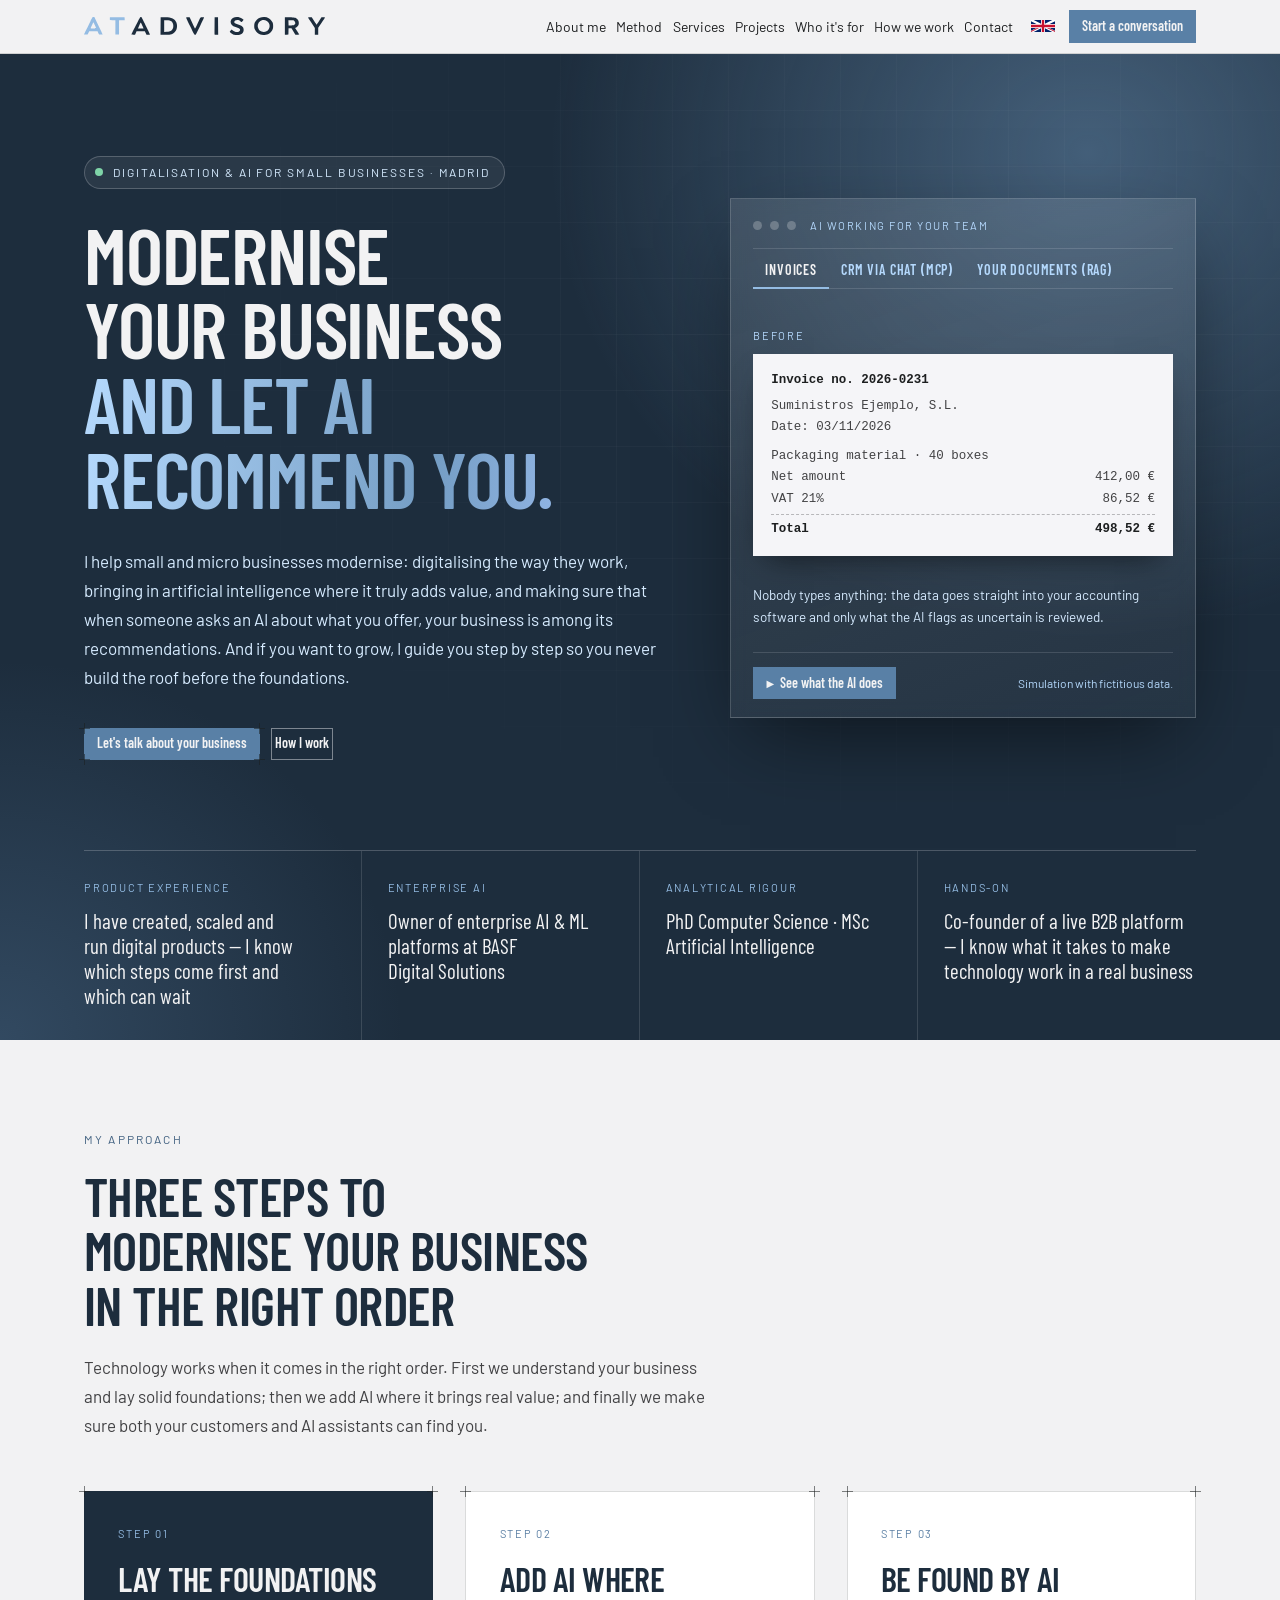
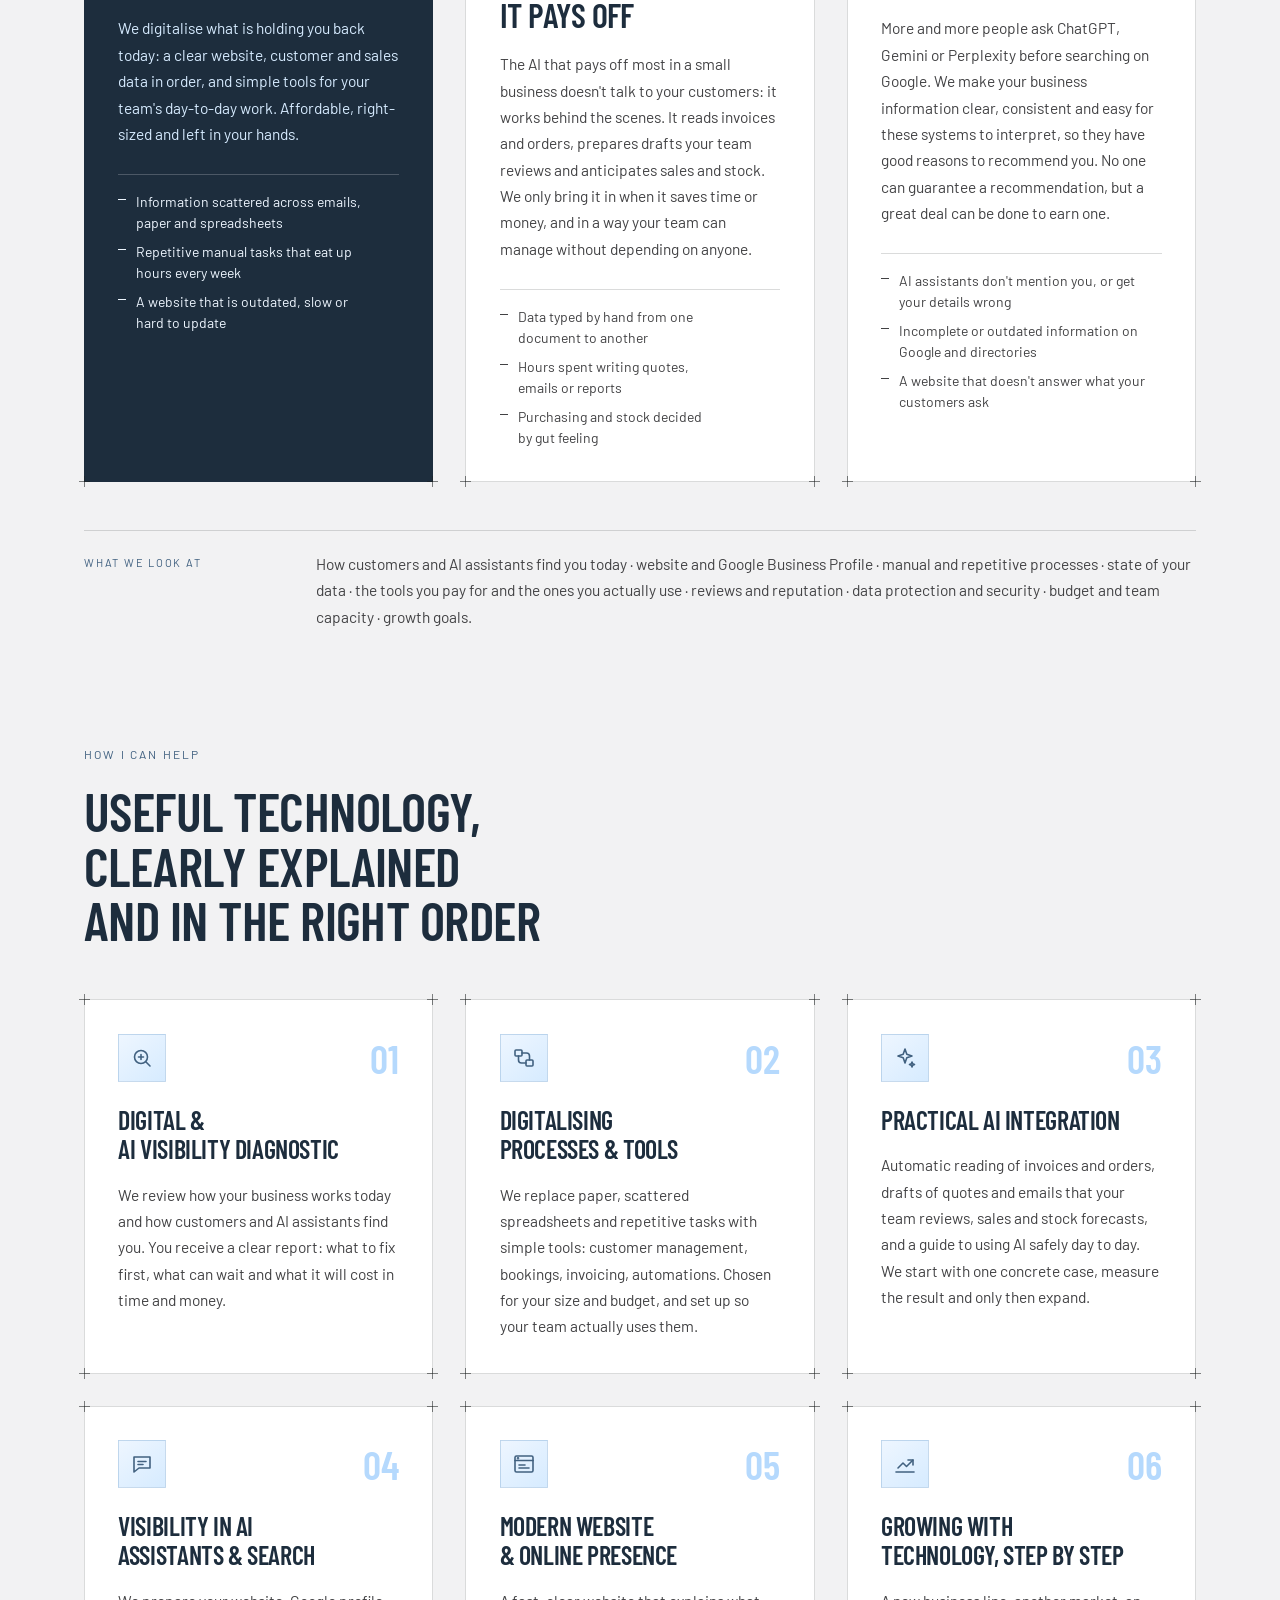
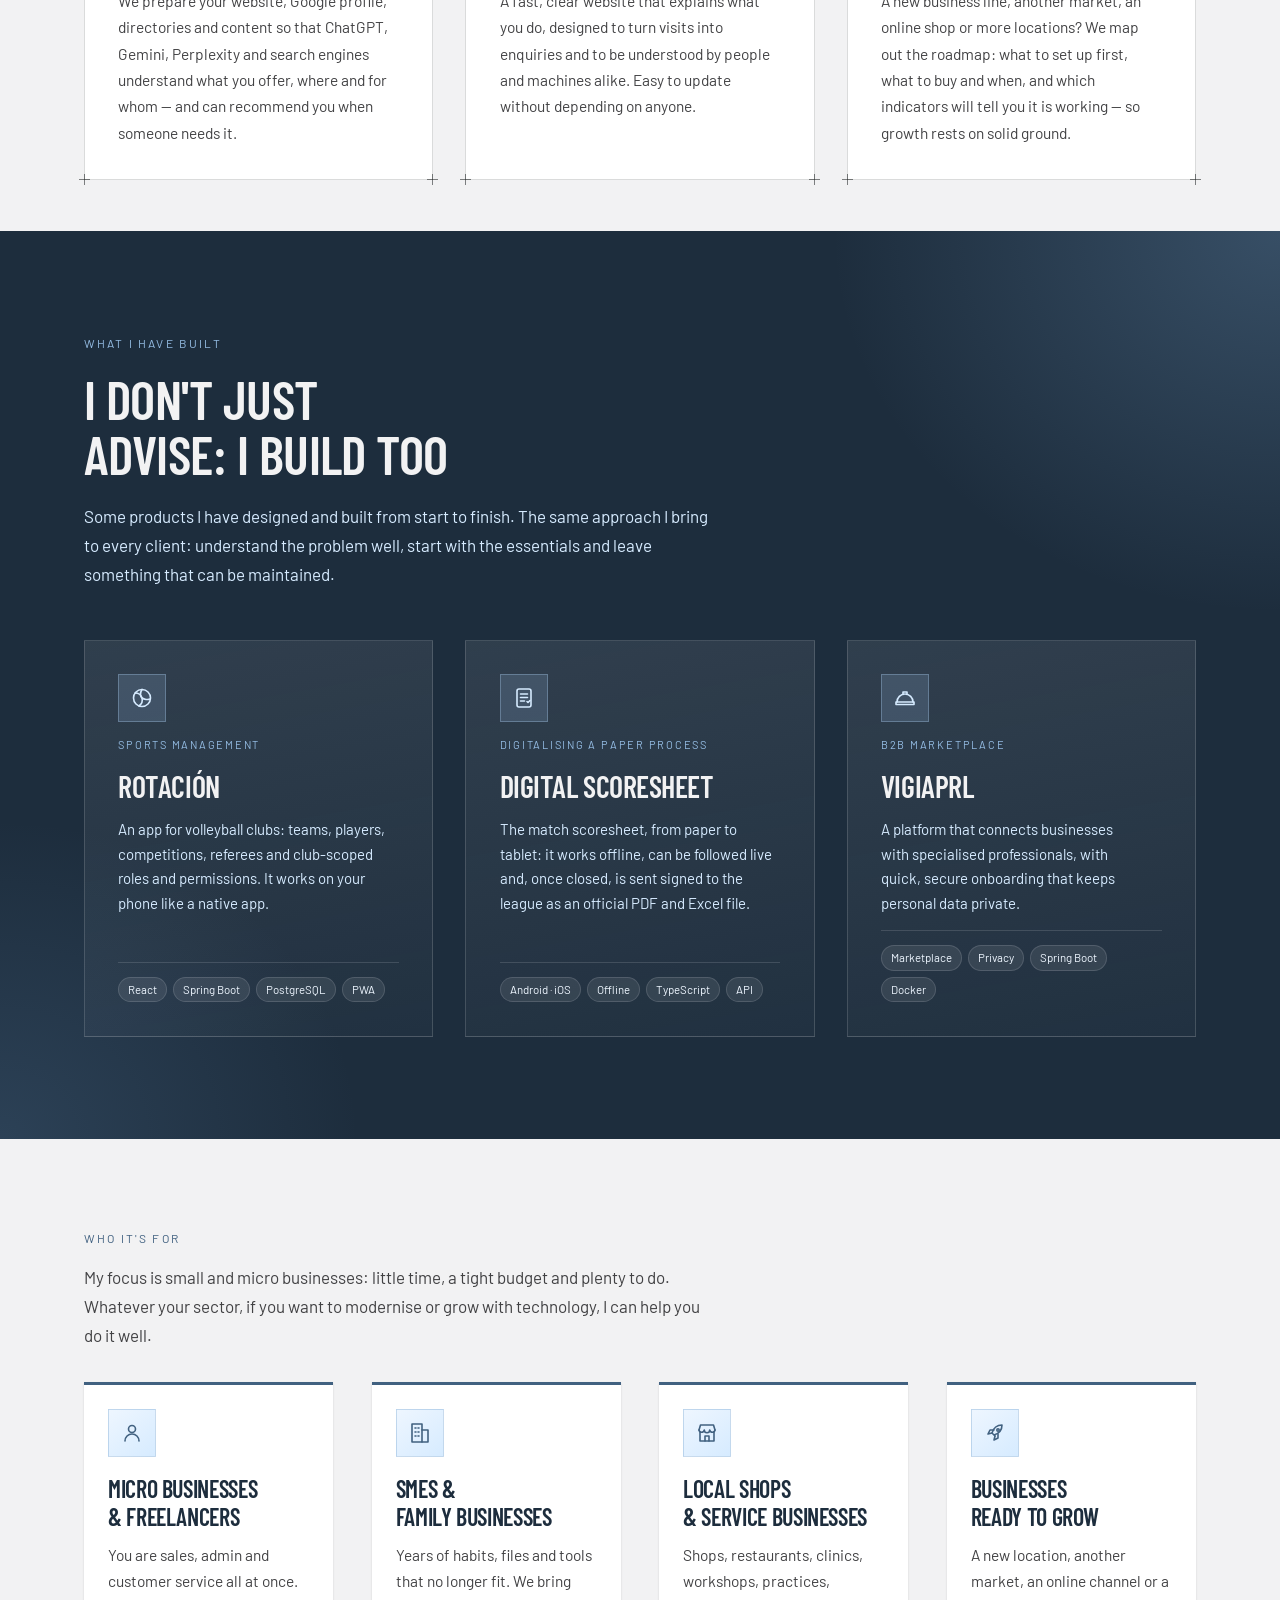
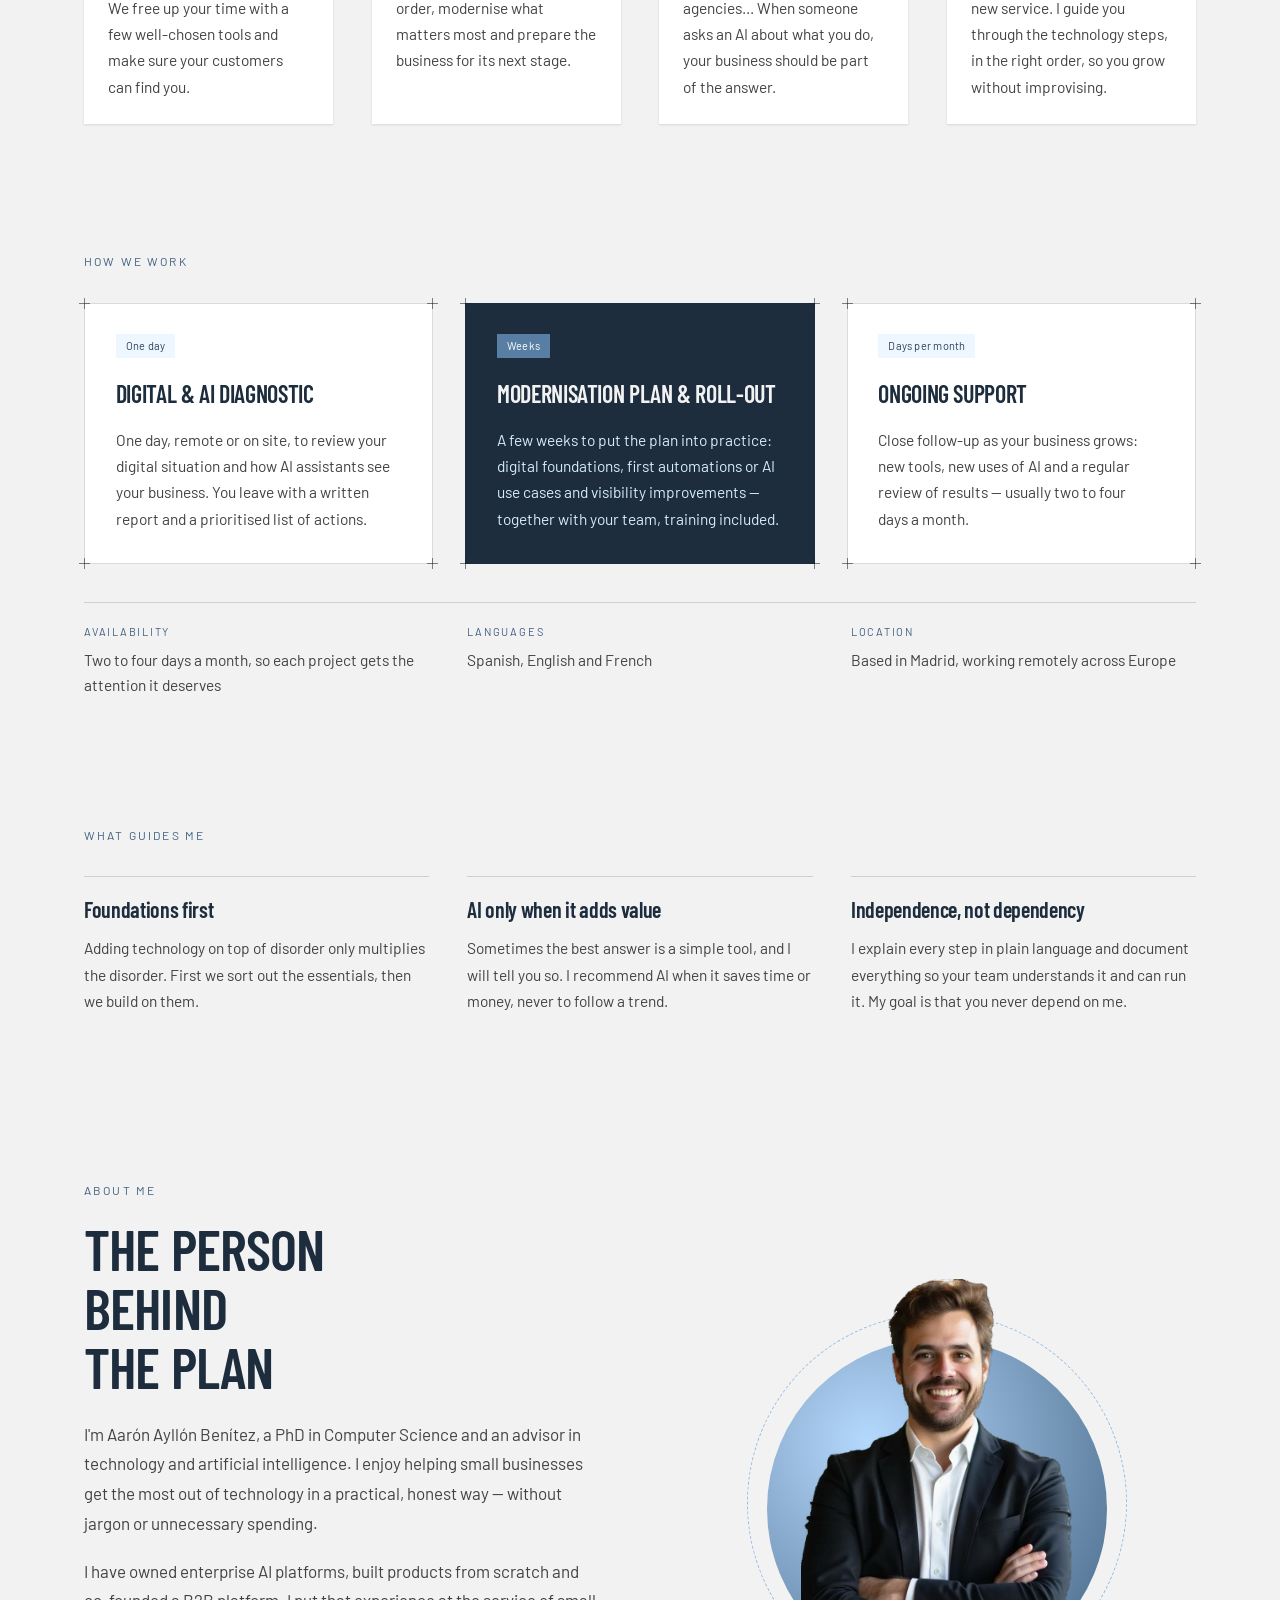
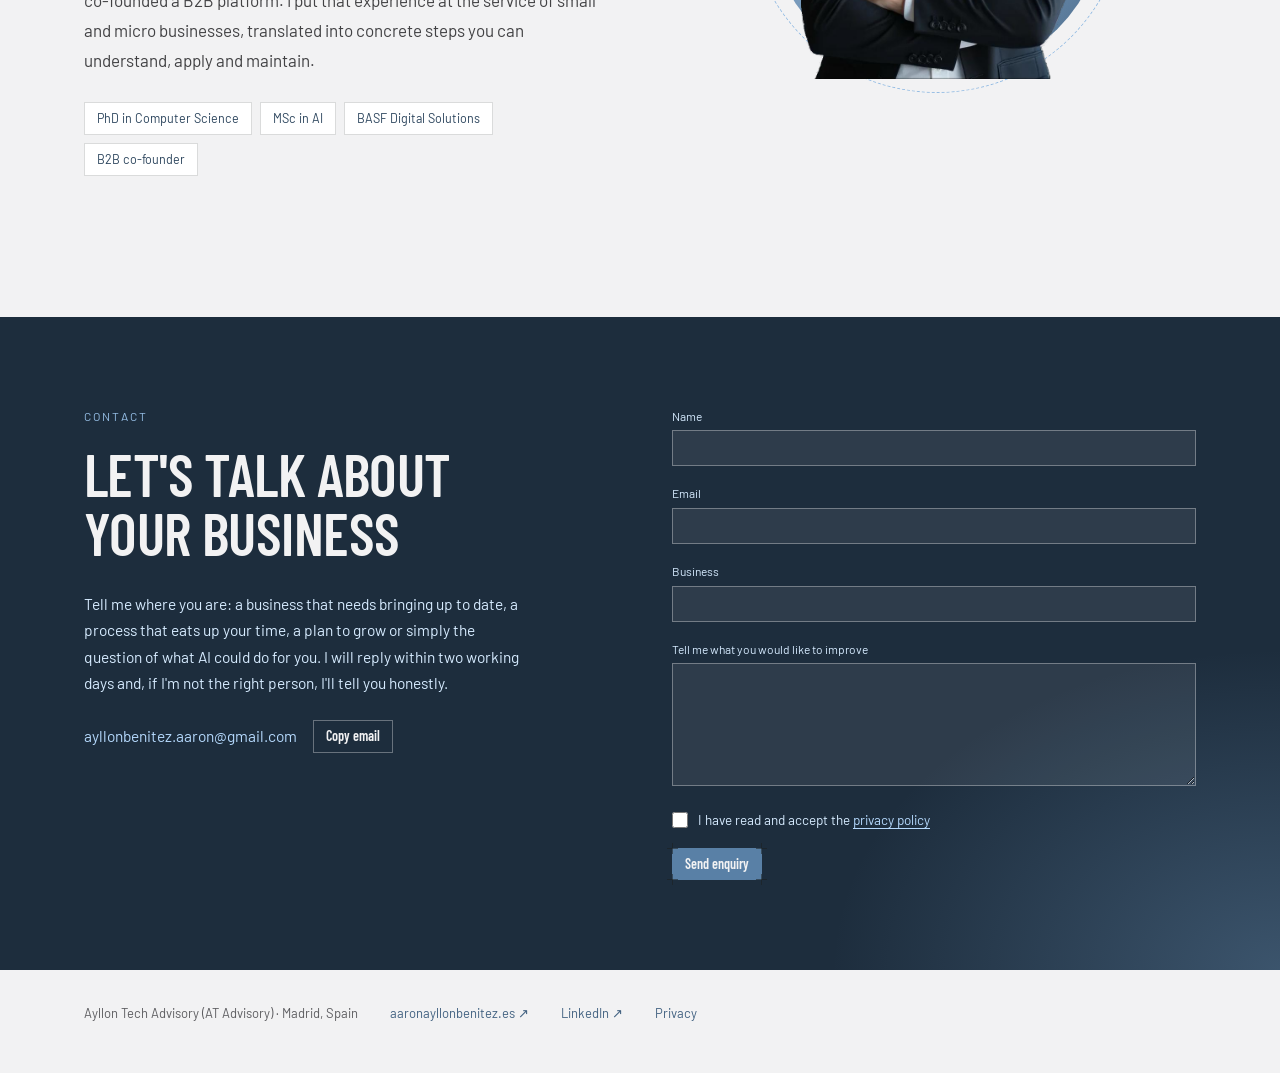
<file: en/index.html>
<!DOCTYPE html>
<!-- Generado por _src/build.py. No edites este archivo: cambia _src/ y vuelve a ejecutar «python _src/build.py». -->
<html lang="en">
<head>
<meta charset="utf-8">
<meta name="viewport" content="width=device-width, initial-scale=1">
<title>AT Advisory · Digitalisation and AI for small and micro businesses</title>
<meta name="description" content="Digitalisation, AI integration and visibility in assistants such as ChatGPT for small and micro businesses. Modernise your business step by step, in the right order and without unnecessary spending.">
<link rel="canonical" href="https://atadvisory.es/en/">
<link rel="alternate" hreflang="es" href="https://atadvisory.es/">
<link rel="alternate" hreflang="en" href="https://atadvisory.es/en/">
<link rel="alternate" hreflang="fr" href="https://atadvisory.es/fr/">
<link rel="alternate" hreflang="x-default" href="https://atadvisory.es/">
<meta property="og:type" content="website">
<meta property="og:site_name" content="AT Advisory">
<meta property="og:url" content="https://atadvisory.es/en/">
<meta property="og:title" content="AT Advisory · Digitalisation and AI for small businesses">
<meta property="og:description" content="Digitalisation, AI integration and visibility in assistants such as ChatGPT for small and micro businesses. Modernise your business step by step, in the right order and without unnecessary spending.">
<meta property="og:locale" content="en_GB">
<meta property="og:locale:alternate" content="es_ES">
<meta property="og:locale:alternate" content="fr_FR">
<script type="application/ld+json">
{
  "@context": "https://schema.org",
  "@graph": [
    {
      "@type": "ProfessionalService",
      "@id": "https://atadvisory.es/#business",
      "name": "AT Advisory",
      "alternateName": "Ayllon Tech Advisory",
      "url": "https://atadvisory.es/",
      "logo": "https://atadvisory.es/logo-mark.svg",
      "description": "Advisory on digitalisation, artificial intelligence integration and visibility in AI assistants for small and micro businesses.",
      "email": "ayllonbenitez.aaron@gmail.com",
      "address": {
        "@type": "PostalAddress",
        "addressLocality": "Madrid",
        "addressCountry": "ES"
      },
      "areaServed": [
        {
          "@type": "Country",
          "name": "Spain"
        },
        {
          "@type": "Place",
          "name": "Europe"
        }
      ],
      "knowsLanguage": [
        "es",
        "en",
        "fr"
      ],
      "knowsAbout": [
        "Small business digitalisation",
        "Digital transformation",
        "Artificial intelligence",
        "Process automation",
        "Visibility in AI assistants",
        "Technology strategy"
      ],
      "founder": {
        "@type": "Person",
        "name": "Aarón Ayllón Benítez",
        "honorificSuffix": "PhD",
        "url": "https://aaronayllonbenitez.es",
        "sameAs": [
          "https://www.linkedin.com/in/aar%C3%B3n-ayll%C3%B3n-ben%C3%ADtez-ph-d-b5599158/",
          "https://aaronayllonbenitez.es"
        ],
        "jobTitle": "Digitalisation and artificial intelligence advisor"
      },
      "hasOfferCatalog": {
        "@type": "OfferCatalog",
        "name": "Services",
        "itemListElement": [
          {
            "@type": "Offer",
            "itemOffered": {
              "@type": "Service",
              "name": "Digital & AI visibility diagnostic",
              "description": "We review how your business works today and how customers and AI assistants find you. You receive a clear report: what to fix first, what can wait and what it will cost in time and money."
            }
          },
          {
            "@type": "Offer",
            "itemOffered": {
              "@type": "Service",
              "name": "Digitalising processes & tools",
              "description": "We replace paper, scattered spreadsheets and repetitive tasks with simple tools: customer management, bookings, invoicing, automations. Chosen for your size and budget, and set up so your team actually uses them."
            }
          },
          {
            "@type": "Offer",
            "itemOffered": {
              "@type": "Service",
              "name": "Practical AI integration",
              "description": "Automatic reading of invoices and orders, drafts of quotes and emails that your team reviews, sales and stock forecasts, and a guide to using AI safely day to day. We start with one concrete case, measure the result and only then expand."
            }
          },
          {
            "@type": "Offer",
            "itemOffered": {
              "@type": "Service",
              "name": "Visibility in AI assistants & search",
              "description": "We prepare your website, Google profile, directories and content so that ChatGPT, Gemini, Perplexity and search engines understand what you offer, where and for whom — and can recommend you when someone needs it."
            }
          },
          {
            "@type": "Offer",
            "itemOffered": {
              "@type": "Service",
              "name": "Modern website & online presence",
              "description": "A fast, clear website that explains what you do, designed to turn visits into enquiries and to be understood by people and machines alike. Easy to update without depending on anyone."
            }
          },
          {
            "@type": "Offer",
            "itemOffered": {
              "@type": "Service",
              "name": "Growing with technology, step by step",
              "description": "A new business line, another market, an online shop or more locations? We map out the roadmap: what to set up first, what to buy and when, and which indicators will tell you it is working — so growth rests on solid ground."
            }
          }
        ]
      }
    },
    {
      "@type": "WebPage",
      "@id": "https://atadvisory.es/en/#webpage",
      "url": "https://atadvisory.es/en/",
      "name": "AT Advisory · Digitalisation and AI for small and micro businesses",
      "inLanguage": "en",
      "about": {
        "@id": "https://atadvisory.es/#business"
      }
    }
  ]
}
</script>
<link rel="icon" type="image/svg+xml" href="../logo-mark.svg">
<link rel="stylesheet" href="../styles.css">
<link rel="stylesheet" href="../assets/site.css">
<script src="../assets/site.js" defer></script>
</head>
<body>

  <header class="nav nav-sticky" style="padding-inline: max(clamp(20px,5vw,64px), calc((100% - 1240px) / 2 + clamp(20px,5vw,64px)))">
    <a class="nav-brand" href="#"><img src="../logo-wordmark.svg" alt="AT Advisory" /></a>
    <input class="nav-toggle-control" id="nav-toggle" type="checkbox" />
    <label class="nav-toggle-label btn btn-ghost" for="nav-toggle" aria-label="Menu"><span></span><span></span><span></span></label>
    <nav class="nav-menu" aria-label="Main">
      <a href="#about">About me</a>
      <a href="#method">Method</a>
      <a href="#services">Services</a>
      <a href="#work">Projects</a>
      <a href="#audience">Who it's for</a>
      <a href="#engagement">How we work</a>
      <a href="#contact">Contact</a>
    </nav>
    <details class="language-picker">
      <summary class="language-current" aria-label="Language"><img src="../flags/gb.svg" alt="English" width="24" /></summary>
      <div class="language-options">
        <a href="../" hreflang="es" lang="es"><img src="../flags/es.svg" alt="Español" width="24" /></a>
        <a href="./" hreflang="en" lang="en" aria-current="page"><img src="../flags/gb.svg" alt="English" width="24" /></a>
        <a href="../fr/" hreflang="fr" lang="fr"><img src="../flags/fr.svg" alt="Français" width="24" /></a>
      </div>
    </details>
    <a href="#contact" class="nav-cta btn btn-primary" style="text-decoration: none; white-space: nowrap; flex: 0 0 auto">Start a conversation</a>
  </header>

<main>

  <section class="hero" style="background: var(--color-accent-900); color: var(--color-bg)">
    <div style="max-width: 1240px; margin: 0 auto; padding: clamp(56px,8vw,112px) clamp(20px,5vw,64px) 0">
      <div class="hero-grid">
      <div>
      <span class="hero-kicker" style="font-size: 12px; letter-spacing: 0.16em; text-transform: uppercase; color: var(--color-accent-200); margin-bottom: 28px"><i class="live-dot"></i><span>Digitalisation &amp; AI for small businesses ·&nbsp;Madrid</span></span>
      <h1 style="font-family: var(--font-heading); font-weight: 600; font-size: clamp(44px,6.2vw,92px); line-height: 0.94; letter-spacing: -0.015em; text-transform: uppercase; margin: 0; max-width: 20ch">
        <span style="display: block">Modernise your business</span>
        <span class="grad-text" style="display: block">and let AI recommend&nbsp;you.</span>
      </h1>
      <p style="font-size: 17px; line-height: 1.7; max-width: 62ch; margin: 32px 0 0; color: var(--color-accent-200)">I help small and micro businesses modernise: digitalising the way they work, bringing in artificial intelligence where it truly adds value, and making sure that when someone asks an AI about what you offer, your business is among its recommendations. And if you want to grow, I guide you step by step so you never build the roof before the&nbsp;foundations.</p>
      <div style="display: flex; gap: var(--space-3); flex-wrap: wrap; margin-top: 36px">
        <a href="#contact" class="btn btn-primary blueprint" style="text-decoration: none; white-space: nowrap; flex: 0 0 auto"><i class="corner tl"></i><i class="corner tr"></i><i class="corner bl"></i><i class="corner br"></i>Let's talk about your&nbsp;business</a>
        <a href="#method" class="btn btn-ghost" style="text-decoration: none; white-space: nowrap; flex: 0 0 auto; color: var(--color-bg); border-color: color-mix(in srgb, var(--color-bg) 45%, transparent)">How I work</a>
      </div>
      </div>
      <div class="demo" data-active="invoice" data-state="idle">
        <div class="demo-head"><i></i><i></i><i></i><span>AI working for your&nbsp;team</span></div>
        <div class="demo-tabs">
          <button type="button" class="demo-tab" aria-pressed="true" data-tab="invoice">Invoices</button>
          <button type="button" class="demo-tab" aria-pressed="false" data-tab="mcp">CRM via chat&nbsp;(MCP)</button>
          <button type="button" class="demo-tab" aria-pressed="false" data-tab="rag">Your documents (RAG)</button>
        </div>
        <div class="demo-panels">
          <div class="demo-panel" data-panel="invoice">
            <div class="demo-stage">
              <div class="demo-layer demo-before">
                <div class="demo-label">Before</div>
                <div class="demo-doc">
                  <div class="demo-doc-title">Invoice no. 2026-0231</div>
                  <div>Suministros Ejemplo, S.L.</div>
                  <div>Date: 03/11/2026</div>
                  <div class="demo-doc-gap">Packaging material · 40&nbsp;boxes</div>
                  <div class="demo-doc-row"><span>Net amount</span><span>412,00 €</span></div>
                  <div class="demo-doc-row"><span>VAT 21%</span><span>86,52 €</span></div>
                  <div class="demo-doc-row demo-doc-total"><span>Total</span><span>498,52 €</span></div>
                </div>
              </div>
              <div class="demo-layer demo-after">
                <div class="demo-label">After</div>
                <div class="demo-result">
                  <dl class="demo-out">
                    <div class="demo-row"><dt>Supplier</dt><dd>Suministros Ejemplo, S.L.</dd></div>
                    <div class="demo-row"><dt>Date</dt><dd>03/11/2026</dd></div>
                    <div class="demo-row"><dt>Net amount</dt><dd>412,00 €</dd></div>
                    <div class="demo-row"><dt>VAT 21%</dt><dd>86,52 €</dd></div>
                    <div class="demo-row"><dt>Total</dt><dd>498,52 €</dd></div>
                    <div class="demo-row"><dt>Ledger account</dt><dd>602 · Other&nbsp;supplies</dd></div>
                  </dl>
                </div>
              </div>
            </div>
            <p class="demo-note">Nobody types anything: the data goes straight into your accounting software and only what the AI flags as uncertain is&nbsp;reviewed.</p>
          </div>
          <div class="demo-panel" data-panel="mcp">
            <div class="demo-stage">
              <div class="demo-layer demo-before">
                <div class="demo-label">Your message in the&nbsp;chat</div>
                <div class="demo-bubble">Just spoke with Laura Gómez from Reformas Ejemplo: she wants a quote to refurbish 3 offices. Log it in the CRM and remind me to call her on&nbsp;Thursday.</div>
                <div class="demo-typing" aria-hidden="true"><i></i><i></i><i></i></div>
              </div>
              <div class="demo-layer demo-after">
                <div class="demo-label">Done in your&nbsp;CRM</div>
                <div class="demo-result">
                  <ul class="demo-log">
                    <li>MCP › crm.search_contacts</li>
                    <li>MCP › crm.create_contact</li>
                    <li>MCP › crm.create_deal</li>
                    <li>MCP › crm.create_task</li>
                  </ul>
                  <dl class="demo-out">
                    <div class="demo-row"><dt>Contact</dt><dd>Laura Gómez · Reformas Ejemplo</dd></div>
                    <div class="demo-row"><dt>Deal</dt><dd>Refurbishment of 3 offices ·&nbsp;Quote</dd></div>
                    <div class="demo-row"><dt>Task</dt><dd>Call Laura · Thu 12/11,&nbsp;10:00</dd></div>
                  </dl>
                </div>
              </div>
            </div>
            <p class="demo-note">The AI understands your message and, through MCP, uses your CRM's tools: it searches, creates and updates records without you leaving the&nbsp;chat.</p>
          </div>
          <div class="demo-panel" data-panel="rag">
            <div class="demo-stage">
              <div class="demo-layer demo-before">
                <div class="demo-label">Your question</div>
                <div class="demo-bubble">A customer wants to return an online order from 20 days ago. Can they? Who pays for&nbsp;shipping?</div>
                <div class="demo-typing" aria-hidden="true"><i></i><i></i><i></i></div>
              </div>
              <div class="demo-layer demo-after">
                <div class="demo-label">Answer with sources</div>
                <div class="demo-result">
                  <ul class="demo-log"><li>RAG › <span>214 documents · 2 relevant&nbsp;passages</span></li></ul>
                  <p class="demo-answer"><span>Yes: they have 30 days from delivery to return&nbsp;it.</span><sup>1</sup> <span>The customer pays for return shipping, unless the product arrived&nbsp;faulty.</span><sup>2</sup></p>
                  <ol class="demo-sources">
                    <li>Terms of sale 2026.pdf · p.&nbsp;3</li>
                    <li>Returns policy.docx · section&nbsp;2</li>
                  </ol>
                </div>
              </div>
            </div>
            <p class="demo-note">The AI answers only from what your documents say (RAG) and cites where it found it, so anyone can&nbsp;check.</p>
          </div>
        </div>
        <div class="demo-actions">
          <button type="button" class="btn btn-primary demo-run">See what the AI&nbsp;does</button>
          <span class="demo-working">The AI is&nbsp;working…</span>
          <button type="button" class="btn demo-reset">Run again</button>
          <span class="demo-disclaimer">Simulation with fictitious&nbsp;data.</span>
        </div>
      </div>
      </div>

      <div style="margin-top: clamp(56px,7vw,96px); border-top: 1px solid color-mix(in srgb, var(--color-bg) 22%, transparent); display: grid; grid-template-columns: repeat(auto-fit, minmax(210px, 1fr))">
        <div style="padding: 28px clamp(16px,2vw,32px) 32px 0; border-right: 1px solid color-mix(in srgb, var(--color-bg) 14%, transparent)">
          <div style="font-size: 11px; letter-spacing: 0.16em; text-transform: uppercase; color: var(--color-accent-400); margin-bottom: 12px">Product experience</div>
          <div style="font-family: var(--font-heading); font-weight: 500; font-size: 21px; line-height: 1.2">I have created, scaled and run digital products — I know which steps come first and which can&nbsp;wait</div>
        </div>
        <div style="padding: 28px clamp(16px,2vw,32px) 32px; border-right: 1px solid color-mix(in srgb, var(--color-bg) 14%, transparent)">
          <div style="font-size: 11px; letter-spacing: 0.16em; text-transform: uppercase; color: var(--color-accent-400); margin-bottom: 12px">Enterprise AI</div>
          <div style="font-family: var(--font-heading); font-weight: 500; font-size: 21px; line-height: 1.2">Owner of enterprise AI &amp; ML platforms at BASF Digital&nbsp;Solutions</div>
        </div>
        <div style="padding: 28px clamp(16px,2vw,32px) 32px; border-right: 1px solid color-mix(in srgb, var(--color-bg) 14%, transparent)">
          <div style="font-size: 11px; letter-spacing: 0.16em; text-transform: uppercase; color: var(--color-accent-400); margin-bottom: 12px">Analytical rigour</div>
          <div style="font-family: var(--font-heading); font-weight: 500; font-size: 21px; line-height: 1.2">PhD Computer Science · MSc Artificial&nbsp;Intelligence</div>
        </div>
        <div style="padding: 28px 0 32px clamp(16px,2vw,32px)">
          <div style="font-size: 11px; letter-spacing: 0.16em; text-transform: uppercase; color: var(--color-accent-400); margin-bottom: 12px">Hands-on</div>
          <div style="font-family: var(--font-heading); font-weight: 500; font-size: 21px; line-height: 1.2">Co-founder of a live B2B platform — I know what it takes to make technology work in a real&nbsp;business</div>
        </div>
      </div>
    </div>
  </section>

  <div style="max-width: 1240px; margin: 0 auto; padding: 0 clamp(20px,5vw,64px)">

    <section id="method" style="padding: clamp(56px,7vw,96px) 0 clamp(32px,4vw,56px)">
      <span style="display: block; font-size: 12px; letter-spacing: 0.18em; text-transform: uppercase; color: var(--color-accent-700); margin-bottom: 20px">My approach</span>
      <h2 style="font-family: var(--font-heading); font-weight: 600; font-size: clamp(32px,4.2vw,56px); line-height: 1.02; text-transform: uppercase; letter-spacing: -0.01em; margin: 0 0 20px; color: var(--color-accent-900); max-width: 24ch">Three steps to modernise your business in the right&nbsp;order</h2>
      <p style="font-size: 17px; line-height: 1.7; max-width: 64ch; margin: 0 0 clamp(36px,4vw,56px); color: var(--color-neutral-800)">Technology works when it comes in the right order. First we understand your business and lay solid foundations; then we add AI where it brings real value; and finally we make sure both your customers and AI assistants can find&nbsp;you.</p>

      <div style="display: grid; grid-template-columns: repeat(auto-fit, minmax(280px, 1fr)); gap: clamp(20px,2.5vw,32px)">
        <div data-reveal="" class="card blueprint verdict" style="padding: clamp(24px,2.6vw,36px); background: var(--color-accent-900); color: var(--color-bg); border-color: var(--color-accent-900)">
          <i class="corner tl"></i><i class="corner tr"></i><i class="corner bl"></i><i class="corner br"></i>
          <div style="font-size: 11px; letter-spacing: 0.16em; text-transform: uppercase; color: var(--color-accent-400)">Step 01</div>
          <h3 style="font-family: var(--font-heading); font-weight: 600; font-size: 34px; line-height: 1.05; text-transform: uppercase; margin: 12px 0 12px">Lay the foundations</h3>
          <p style="font-size: 15.5px; line-height: 1.7; margin: 0; color: var(--color-accent-200)">We digitalise what is holding you back today: a clear website, customer and sales data in order, and simple tools for your team's day-to-day work. Affordable, right-sized and left in your&nbsp;hands.</p>
          <ul class="verdict-signals" style="border-top-color: color-mix(in srgb, var(--color-bg) 22%, transparent); color: var(--color-accent-100)">
            <li>Information scattered across emails, paper and&nbsp;spreadsheets</li>
            <li>Repetitive manual tasks that eat up hours every&nbsp;week</li>
            <li>A website that is outdated, slow or hard to&nbsp;update</li>
          </ul>
        </div>
        <div data-reveal="" class="card blueprint verdict lift" style="padding: clamp(24px,2.6vw,36px)">
          <i class="corner tl"></i><i class="corner tr"></i><i class="corner bl"></i><i class="corner br"></i>
          <div style="font-size: 11px; letter-spacing: 0.16em; text-transform: uppercase; color: var(--color-accent-600)">Step 02</div>
          <h3 style="font-family: var(--font-heading); font-weight: 600; font-size: 34px; line-height: 1.05; text-transform: uppercase; margin: 12px 0 12px; color: var(--color-accent-900)">Add AI where it pays&nbsp;off</h3>
          <p style="font-size: 15.5px; line-height: 1.7; margin: 0; color: var(--color-neutral-800)">The AI that pays off most in a small business doesn't talk to your customers: it works behind the scenes. It reads invoices and orders, prepares drafts your team reviews and anticipates sales and stock. We only bring it in when it saves time or money, and in a way your team can manage without depending on&nbsp;anyone.</p>
          <ul class="verdict-signals" style="color: var(--color-neutral-800)">
            <li>Data typed by hand from one document to&nbsp;another</li>
            <li>Hours spent writing quotes, emails or&nbsp;reports</li>
            <li>Purchasing and stock decided by gut&nbsp;feeling</li>
          </ul>
        </div>
        <div data-reveal="" class="card blueprint verdict lift" style="padding: clamp(24px,2.6vw,36px)">
          <i class="corner tl"></i><i class="corner tr"></i><i class="corner bl"></i><i class="corner br"></i>
          <div style="font-size: 11px; letter-spacing: 0.16em; text-transform: uppercase; color: var(--color-accent-600)">Step 03</div>
          <h3 style="font-family: var(--font-heading); font-weight: 600; font-size: 34px; line-height: 1.05; text-transform: uppercase; margin: 12px 0 12px; color: var(--color-accent-900)">Be found by&nbsp;AI</h3>
          <p style="font-size: 15.5px; line-height: 1.7; margin: 0; color: var(--color-neutral-800)">More and more people ask ChatGPT, Gemini or Perplexity before searching on Google. We make your business information clear, consistent and easy for these systems to interpret, so they have good reasons to recommend you. No one can guarantee a recommendation, but a great deal can be done to earn&nbsp;one.</p>
          <ul class="verdict-signals" style="color: var(--color-neutral-800)">
            <li>AI assistants don't mention you, or get your details&nbsp;wrong</li>
            <li>Incomplete or outdated information on Google and&nbsp;directories</li>
            <li>A website that doesn't answer what your customers&nbsp;ask</li>
          </ul>
        </div>
      </div>

      <div style="margin-top: clamp(32px,4vw,48px); border-top: 1px solid var(--color-divider); padding-top: 20px; display: grid; grid-template-columns: minmax(0, 200px) 1fr; gap: 12px 32px" class="kpi-row">
        <div style="font-size: 11px; letter-spacing: 0.16em; text-transform: uppercase; color: var(--color-accent-700); padding-top: 3px">What we look&nbsp;at</div>
        <p style="font-size: 15.5px; line-height: 1.7; margin: 0; color: var(--color-neutral-800)">How customers and AI assistants find you today · website and Google Business Profile · manual and repetitive processes · state of your data · the tools you pay for and the ones you actually use · reviews and reputation · data protection and security · budget and team capacity · growth&nbsp;goals.</p>
      </div>
    </section>

    <section id="services" style="padding: clamp(40px,5vw,72px) 0 clamp(32px,4vw,56px)">
      <span style="display: block; font-size: 12px; letter-spacing: 0.18em; text-transform: uppercase; color: var(--color-accent-700); margin-bottom: 20px">How I can&nbsp;help</span>
      <h2 style="font-family: var(--font-heading); font-weight: 600; font-size: clamp(32px,4.2vw,56px); line-height: 1.02; text-transform: uppercase; letter-spacing: -0.01em; margin: 0 0 clamp(36px,4vw,56px); color: var(--color-accent-900); max-width: 24ch">Useful technology, clearly explained and in the right&nbsp;order</h2>

      <div class="svc-grid">
        <div data-reveal="" class="card blueprint lift" style="padding: clamp(24px,2.6vw,36px)">
          <i class="corner tl"></i><i class="corner tr"></i><i class="corner bl"></i><i class="corner br"></i>
          <div class="svc-head"><div class="ico-box"><svg class="ico" viewBox="0 0 24 24" width="24" height="24" fill="none" stroke="currentColor" stroke-width="1.6" stroke-linecap="round" stroke-linejoin="round" aria-hidden="true"><circle cx="11" cy="11" r="6.5"/><path d="M20 20l-4.2-4.2"/><path d="M8.5 11h5M11 8.5v5"/></svg></div><div style="font-family: var(--font-heading); font-weight: 600; font-size: 40px; line-height: 1; color: var(--color-accent-300)">01</div></div>
          <h3 style="font-family: var(--font-heading); font-weight: 600; font-size: 26px; line-height: 1.12; text-transform: uppercase; margin: 16px 0 12px; color: var(--color-accent-900)">Digital &amp; AI visibility&nbsp;diagnostic</h3>
          <p style="font-size: 15.5px; line-height: 1.7; margin: 0; color: var(--color-neutral-800)">We review how your business works today and how customers and AI assistants find you. You receive a clear report: what to fix first, what can wait and what it will cost in time and&nbsp;money.</p>
        </div>
        <div data-reveal="" class="card blueprint lift" style="padding: clamp(24px,2.6vw,36px)">
          <i class="corner tl"></i><i class="corner tr"></i><i class="corner bl"></i><i class="corner br"></i>
          <div class="svc-head"><div class="ico-box"><svg class="ico" viewBox="0 0 24 24" width="24" height="24" fill="none" stroke="currentColor" stroke-width="1.6" stroke-linecap="round" stroke-linejoin="round" aria-hidden="true"><rect x="3" y="4" width="7" height="6" rx="1"/><rect x="14" y="14" width="7" height="6" rx="1"/><path d="M6.5 10v4a3 3 0 0 0 3 3H14"/><path d="M17.5 14v-4a3 3 0 0 0-3-3H10"/></svg></div><div style="font-family: var(--font-heading); font-weight: 600; font-size: 40px; line-height: 1; color: var(--color-accent-300)">02</div></div>
          <h3 style="font-family: var(--font-heading); font-weight: 600; font-size: 26px; line-height: 1.12; text-transform: uppercase; margin: 16px 0 12px; color: var(--color-accent-900)">Digitalising processes &amp;&nbsp;tools</h3>
          <p style="font-size: 15.5px; line-height: 1.7; margin: 0; color: var(--color-neutral-800)">We replace paper, scattered spreadsheets and repetitive tasks with simple tools: customer management, bookings, invoicing, automations. Chosen for your size and budget, and set up so your team actually uses&nbsp;them.</p>
        </div>
        <div data-reveal="" class="card blueprint lift" style="padding: clamp(24px,2.6vw,36px)">
          <i class="corner tl"></i><i class="corner tr"></i><i class="corner bl"></i><i class="corner br"></i>
          <div class="svc-head"><div class="ico-box"><svg class="ico" viewBox="0 0 24 24" width="24" height="24" fill="none" stroke="currentColor" stroke-width="1.6" stroke-linecap="round" stroke-linejoin="round" aria-hidden="true"><path d="M12 3l1.8 5.2L19 10l-5.2 1.8L12 17l-1.8-5.2L5 10l5.2-1.8z"/><path d="M19 16l.7 1.8 1.8.7-1.8.7L19 21l-.7-1.8-1.8-.7 1.8-.7z"/></svg></div><div style="font-family: var(--font-heading); font-weight: 600; font-size: 40px; line-height: 1; color: var(--color-accent-300)">03</div></div>
          <h3 style="font-family: var(--font-heading); font-weight: 600; font-size: 26px; line-height: 1.12; text-transform: uppercase; margin: 16px 0 12px; color: var(--color-accent-900)">Practical AI integration</h3>
          <p style="font-size: 15.5px; line-height: 1.7; margin: 0; color: var(--color-neutral-800)">Automatic reading of invoices and orders, drafts of quotes and emails that your team reviews, sales and stock forecasts, and a guide to using AI safely day to day. We start with one concrete case, measure the result and only then&nbsp;expand.</p>
        </div>
        <div data-reveal="" class="card blueprint lift" style="padding: clamp(24px,2.6vw,36px)">
          <i class="corner tl"></i><i class="corner tr"></i><i class="corner bl"></i><i class="corner br"></i>
          <div class="svc-head"><div class="ico-box"><svg class="ico" viewBox="0 0 24 24" width="24" height="24" fill="none" stroke="currentColor" stroke-width="1.6" stroke-linecap="round" stroke-linejoin="round" aria-hidden="true"><path d="M4 5h16v11H9l-5 4z"/><path d="M8 9.5h8M8 12.5h5"/></svg></div><div style="font-family: var(--font-heading); font-weight: 600; font-size: 40px; line-height: 1; color: var(--color-accent-300)">04</div></div>
          <h3 style="font-family: var(--font-heading); font-weight: 600; font-size: 26px; line-height: 1.12; text-transform: uppercase; margin: 16px 0 12px; color: var(--color-accent-900)">Visibility in AI assistants &amp;&nbsp;search</h3>
          <p style="font-size: 15.5px; line-height: 1.7; margin: 0; color: var(--color-neutral-800)">We prepare your website, Google profile, directories and content so that ChatGPT, Gemini, Perplexity and search engines understand what you offer, where and for whom — and can recommend you when someone needs&nbsp;it.</p>
        </div>
        <div data-reveal="" class="card blueprint lift" style="padding: clamp(24px,2.6vw,36px)">
          <i class="corner tl"></i><i class="corner tr"></i><i class="corner bl"></i><i class="corner br"></i>
          <div class="svc-head"><div class="ico-box"><svg class="ico" viewBox="0 0 24 24" width="24" height="24" fill="none" stroke="currentColor" stroke-width="1.6" stroke-linecap="round" stroke-linejoin="round" aria-hidden="true"><rect x="3" y="4" width="18" height="16" rx="1.5"/><path d="M3 8.5h18"/><circle cx="6" cy="6.3" r=".5"/><path d="M7 13h6M7 16h10"/></svg></div><div style="font-family: var(--font-heading); font-weight: 600; font-size: 40px; line-height: 1; color: var(--color-accent-300)">05</div></div>
          <h3 style="font-family: var(--font-heading); font-weight: 600; font-size: 26px; line-height: 1.12; text-transform: uppercase; margin: 16px 0 12px; color: var(--color-accent-900)">Modern website &amp; online&nbsp;presence</h3>
          <p style="font-size: 15.5px; line-height: 1.7; margin: 0; color: var(--color-neutral-800)">A fast, clear website that explains what you do, designed to turn visits into enquiries and to be understood by people and machines alike. Easy to update without depending on&nbsp;anyone.</p>
        </div>
        <div data-reveal="" class="card blueprint lift" style="padding: clamp(24px,2.6vw,36px)">
          <i class="corner tl"></i><i class="corner tr"></i><i class="corner bl"></i><i class="corner br"></i>
          <div class="svc-head"><div class="ico-box"><svg class="ico" viewBox="0 0 24 24" width="24" height="24" fill="none" stroke="currentColor" stroke-width="1.6" stroke-linecap="round" stroke-linejoin="round" aria-hidden="true"><path d="M3 20h18"/><path d="M5 16l5-5 3.5 3.5L20 8"/><path d="M15 8h5v5"/></svg></div><div style="font-family: var(--font-heading); font-weight: 600; font-size: 40px; line-height: 1; color: var(--color-accent-300)">06</div></div>
          <h3 style="font-family: var(--font-heading); font-weight: 600; font-size: 26px; line-height: 1.12; text-transform: uppercase; margin: 16px 0 12px; color: var(--color-accent-900)">Growing with technology, step by&nbsp;step</h3>
          <p style="font-size: 15.5px; line-height: 1.7; margin: 0; color: var(--color-neutral-800)">A new business line, another market, an online shop or more locations? We map out the roadmap: what to set up first, what to buy and when, and which indicators will tell you it is working — so growth rests on solid&nbsp;ground.</p>
        </div>
      </div>
    </section>
  </div>

  <section id="work" class="work">
    <div style="max-width: 1240px; margin: 0 auto; padding: clamp(64px,8vw,112px) clamp(20px,5vw,64px)">
      <span style="display: block; font-size: 12px; letter-spacing: 0.18em; text-transform: uppercase; color: var(--color-accent-400); margin-bottom: 20px">What I have&nbsp;built</span>
      <h2 style="font-family: var(--font-heading); font-weight: 600; font-size: clamp(32px,4.2vw,56px); line-height: 1.02; text-transform: uppercase; letter-spacing: -0.01em; margin: 0 0 20px; max-width: 22ch">I don't just advise: I build&nbsp;too</h2>
      <p style="font-size: 17px; line-height: 1.7; max-width: 64ch; margin: 0 0 clamp(36px,4vw,56px); color: var(--color-accent-200)">Some products I have designed and built from start to finish. The same approach I bring to every client: understand the problem well, start with the essentials and leave something that can be&nbsp;maintained.</p>
      <div class="work-grid">
        <article data-reveal="" class="work-card">
          <div class="ico-box"><svg class="ico" viewBox="0 0 24 24" width="24" height="24" fill="none" stroke="currentColor" stroke-width="1.6" stroke-linecap="round" stroke-linejoin="round" aria-hidden="true"><circle cx="12" cy="12" r="8.5"/><path d="M12 3.5c-2 3-2 7 0 8.5s6 2 8.3 1"/><path d="M5 7c3 0 6 1.5 7 5s-1 6.5-3 8"/></svg></div>
          <div class="work-kind">Sports management</div>
          <h3>Rotación</h3>
          <p>An app for volleyball clubs: teams, players, competitions, referees and club-scoped roles and permissions. It works on your phone like a native&nbsp;app.</p>
          <div class="chips"><span>React</span><span>Spring Boot</span><span>PostgreSQL</span><span>PWA</span></div>
        </article>
        <article data-reveal="" class="work-card">
          <div class="ico-box"><svg class="ico" viewBox="0 0 24 24" width="24" height="24" fill="none" stroke="currentColor" stroke-width="1.6" stroke-linecap="round" stroke-linejoin="round" aria-hidden="true"><rect x="5" y="3" width="14" height="18" rx="2"/><path d="M8.5 8h7M8.5 11.5h7M8.5 15h4"/><path d="M15 15.5l1 1 2-2"/></svg></div>
          <div class="work-kind">Digitalising a paper&nbsp;process</div>
          <h3>Digital scoresheet</h3>
          <p>The match scoresheet, from paper to tablet: it works offline, can be followed live and, once closed, is sent signed to the league as an official PDF and Excel&nbsp;file.</p>
          <div class="chips"><span>Android · iOS</span><span>Offline</span><span>TypeScript</span><span>API</span></div>
        </article>
        <article data-reveal="" class="work-card">
          <div class="ico-box"><svg class="ico" viewBox="0 0 24 24" width="24" height="24" fill="none" stroke="currentColor" stroke-width="1.6" stroke-linecap="round" stroke-linejoin="round" aria-hidden="true"><path d="M4 16a8 8 0 0 1 16 0"/><path d="M3 16h18v2.5H3z"/><path d="M10 8.5V6h4v2.5"/></svg></div>
          <div class="work-kind">B2B marketplace</div>
          <h3>VigiaPRL</h3>
          <p>A platform that connects businesses with specialised professionals, with quick, secure onboarding that keeps personal data&nbsp;private.</p>
          <div class="chips"><span>Marketplace</span><span>Privacy</span><span>Spring Boot</span><span>Docker</span></div>
        </article>
      </div>
    </div>
  </section>

  <div style="max-width: 1240px; margin: 0 auto; padding: 0 clamp(20px,5vw,64px)">

    <section id="audience" style="padding: clamp(56px,7vw,96px) 0 clamp(40px,5vw,72px)">
      <span style="display: block; font-size: 12px; letter-spacing: 0.18em; text-transform: uppercase; color: var(--color-accent-700); margin-bottom: 16px">Who it's for</span>
      <p style="font-size: 17px; line-height: 1.7; max-width: 64ch; margin: 0 0 32px; color: var(--color-neutral-800)">My focus is small and micro businesses: little time, a tight budget and plenty to do. Whatever your sector, if you want to modernise or grow with technology, I can help you do it&nbsp;well.</p>
      <div class="aud-grid">
        <div data-reveal="" class="aud-card">
          <div class="ico-box"><svg class="ico" viewBox="0 0 24 24" width="24" height="24" fill="none" stroke="currentColor" stroke-width="1.6" stroke-linecap="round" stroke-linejoin="round" aria-hidden="true"><circle cx="12" cy="8" r="3.5"/><path d="M5 20a7 7 0 0 1 14 0"/></svg></div>
          <h3 style="font-family: var(--font-heading); font-weight: 600; font-size: 24px; line-height: 1.15; text-transform: uppercase; margin: 0 0 12px; color: var(--color-accent-900)">Micro businesses &amp;&nbsp;freelancers</h3>
          <p style="font-size: 15.5px; line-height: 1.7; margin: 0; color: var(--color-neutral-800)">You are sales, admin and customer service all at once. We free up your time with a few well-chosen tools and make sure your customers can find&nbsp;you.</p>
        </div>
        <div data-reveal="" class="aud-card">
          <div class="ico-box"><svg class="ico" viewBox="0 0 24 24" width="24" height="24" fill="none" stroke="currentColor" stroke-width="1.6" stroke-linecap="round" stroke-linejoin="round" aria-hidden="true"><rect x="4" y="3" width="10" height="18"/><path d="M14 9h6v12h-6"/><path d="M7 7h1M10 7h1M7 11h1M10 11h1M7 15h1M10 15h1"/></svg></div>
          <h3 style="font-family: var(--font-heading); font-weight: 600; font-size: 24px; line-height: 1.15; text-transform: uppercase; margin: 0 0 12px; color: var(--color-accent-900)">SMEs &amp; family&nbsp;businesses</h3>
          <p style="font-size: 15.5px; line-height: 1.7; margin: 0; color: var(--color-neutral-800)">Years of habits, files and tools that no longer fit. We bring order, modernise what matters most and prepare the business for its next&nbsp;stage.</p>
        </div>
        <div data-reveal="" class="aud-card">
          <div class="ico-box"><svg class="ico" viewBox="0 0 24 24" width="24" height="24" fill="none" stroke="currentColor" stroke-width="1.6" stroke-linecap="round" stroke-linejoin="round" aria-hidden="true"><path d="M4 9l1.5-5h13L20 9"/><path d="M4 9a2.7 2.7 0 0 0 5.3 0 2.7 2.7 0 0 0 5.4 0 2.7 2.7 0 0 0 5.3 0"/><path d="M5 11v9h14v-9"/><path d="M10 20v-5h4v5"/></svg></div>
          <h3 style="font-family: var(--font-heading); font-weight: 600; font-size: 24px; line-height: 1.15; text-transform: uppercase; margin: 0 0 12px; color: var(--color-accent-900)">Local shops &amp; service&nbsp;businesses</h3>
          <p style="font-size: 15.5px; line-height: 1.7; margin: 0; color: var(--color-neutral-800)">Shops, restaurants, clinics, workshops, practices, agencies… When someone asks an AI about what you do, your business should be part of the&nbsp;answer.</p>
        </div>
        <div data-reveal="" class="aud-card">
          <div class="ico-box"><svg class="ico" viewBox="0 0 24 24" width="24" height="24" fill="none" stroke="currentColor" stroke-width="1.6" stroke-linecap="round" stroke-linejoin="round" aria-hidden="true"><path d="M12 15l-3-3c1.5-5 5-8 10-8 0 5-3 8.5-8 10z"/><path d="M9 12l-4 1 2-4h4M12 15l-1 4 4-2v-4"/><circle cx="15" cy="9" r="1.2"/></svg></div>
          <h3 style="font-family: var(--font-heading); font-weight: 600; font-size: 24px; line-height: 1.15; text-transform: uppercase; margin: 0 0 12px; color: var(--color-accent-900)">Businesses ready to&nbsp;grow</h3>
          <p style="font-size: 15.5px; line-height: 1.7; margin: 0; color: var(--color-neutral-800)">A new location, another market, an online channel or a new service. I guide you through the technology steps, in the right order, so you grow without&nbsp;improvising.</p>
        </div>
      </div>
    </section>

    <section id="engagement" style="padding: clamp(40px,5vw,72px) 0">
      <span style="display: block; font-size: 12px; letter-spacing: 0.18em; text-transform: uppercase; color: var(--color-accent-700); margin-bottom: 32px">How we work</span>
      <div style="display: grid; grid-template-columns: repeat(auto-fit, minmax(260px, 1fr)); gap: clamp(20px,2.5vw,32px)">
        <div data-reveal="" class="card blueprint lift" style="padding: clamp(22px,2.4vw,32px)">
          <i class="corner tl"></i><i class="corner tr"></i><i class="corner bl"></i><i class="corner br"></i>
          <span class="tag tag-accent">One day</span>
          <h3 style="font-family: var(--font-heading); font-weight: 600; font-size: 24px; line-height: 1.15; text-transform: uppercase; margin: 16px 0 12px; color: var(--color-accent-900)">Digital &amp; AI&nbsp;diagnostic</h3>
          <p style="font-size: 15.5px; line-height: 1.7; margin: 0; color: var(--color-neutral-800)">One day, remote or on site, to review your digital situation and how AI assistants see your business. You leave with a written report and a prioritised list of&nbsp;actions.</p>
        </div>
        <div data-reveal="" class="card blueprint eng-featured" style="padding: clamp(22px,2.4vw,32px)">
          <i class="corner tl"></i><i class="corner tr"></i><i class="corner bl"></i><i class="corner br"></i>
          <span class="tag tag-accent">Weeks</span>
          <h3 style="font-family: var(--font-heading); font-weight: 600; font-size: 24px; line-height: 1.15; text-transform: uppercase; margin: 16px 0 12px; color: var(--color-accent-900)">Modernisation plan &amp;&nbsp;roll-out</h3>
          <p style="font-size: 15.5px; line-height: 1.7; margin: 0; color: var(--color-neutral-800)">A few weeks to put the plan into practice: digital foundations, first automations or AI use cases and visibility improvements — together with your team, training&nbsp;included.</p>
        </div>
        <div data-reveal="" class="card blueprint lift" style="padding: clamp(22px,2.4vw,32px)">
          <i class="corner tl"></i><i class="corner tr"></i><i class="corner bl"></i><i class="corner br"></i>
          <span class="tag tag-accent">Days per month</span>
          <h3 style="font-family: var(--font-heading); font-weight: 600; font-size: 24px; line-height: 1.15; text-transform: uppercase; margin: 16px 0 12px; color: var(--color-accent-900)">Ongoing support</h3>
          <p style="font-size: 15.5px; line-height: 1.7; margin: 0; color: var(--color-neutral-800)">Close follow-up as your business grows: new tools, new uses of AI and a regular review of results — usually two to four days a&nbsp;month.</p>
        </div>
      </div>
      <div class="eng-facts">
        <div>
          <div style="font-size: 11px; letter-spacing: 0.16em; text-transform: uppercase; color: var(--color-accent-700); margin-bottom: 8px">Availability</div>
          <div style="font-size: 15.5px; line-height: 1.6; color: var(--color-neutral-800)">Two to four days a month, so each project gets the attention it&nbsp;deserves</div>
        </div>
        <div>
          <div style="font-size: 11px; letter-spacing: 0.16em; text-transform: uppercase; color: var(--color-accent-700); margin-bottom: 8px">Languages</div>
          <div style="font-size: 15.5px; line-height: 1.6; color: var(--color-neutral-800)">Spanish, English and&nbsp;French</div>
        </div>
        <div>
          <div style="font-size: 11px; letter-spacing: 0.16em; text-transform: uppercase; color: var(--color-accent-700); margin-bottom: 8px">Location</div>
          <div style="font-size: 15.5px; line-height: 1.6; color: var(--color-neutral-800)">Based in Madrid, working remotely across&nbsp;Europe</div>
        </div>
      </div>
    </section>

      <section style="padding: clamp(40px,5vw,72px) 0">
        <span style="display: block; font-size: 12px; letter-spacing: 0.18em; text-transform: uppercase; color: var(--color-accent-700); margin-bottom: 32px">What guides me</span>
        <div style="display: grid; grid-template-columns: repeat(auto-fit, minmax(260px, 1fr)); gap: clamp(24px,3vw,48px)">
          <div style="border-top: 1px solid var(--color-divider); padding-top: 20px">
            <h3 style="font-family: var(--font-heading); font-weight: 600; font-size: 22px; line-height: 1.18; margin: 0 0 12px; color: var(--color-accent-900)">Foundations first</h3>
            <p style="font-size: 15.5px; line-height: 1.7; margin: 0; color: var(--color-neutral-800)">Adding technology on top of disorder only multiplies the disorder. First we sort out the essentials, then we build on&nbsp;them.</p>
          </div>
          <div style="border-top: 1px solid var(--color-divider); padding-top: 20px">
            <h3 style="font-family: var(--font-heading); font-weight: 600; font-size: 22px; line-height: 1.18; margin: 0 0 12px; color: var(--color-accent-900)">AI only when it adds&nbsp;value</h3>
            <p style="font-size: 15.5px; line-height: 1.7; margin: 0; color: var(--color-neutral-800)">Sometimes the best answer is a simple tool, and I will tell you so. I recommend AI when it saves time or money, never to follow a&nbsp;trend.</p>
          </div>
          <div style="border-top: 1px solid var(--color-divider); padding-top: 20px">
            <h3 style="font-family: var(--font-heading); font-weight: 600; font-size: 22px; line-height: 1.18; margin: 0 0 12px; color: var(--color-accent-900)">Independence, not dependency</h3>
            <p style="font-size: 15.5px; line-height: 1.7; margin: 0; color: var(--color-neutral-800)">I explain every step in plain language and document everything so your team understands it and can run it. My goal is that you never depend on&nbsp;me.</p>
          </div>
        </div>
      </section>
  </div>

  <section id="about" style="max-width: 1240px; margin: 0 auto; padding: clamp(64px,8vw,112px) clamp(20px,5vw,64px) clamp(48px,6vw,80px); display: grid; grid-template-columns: repeat(auto-fit, minmax(min(100%, 320px), 1fr)); gap: clamp(32px,6vw,96px); align-items: center">
    <div>
      <span style="display: block; font-size: 12px; letter-spacing: 0.18em; text-transform: uppercase; color: var(--color-accent-700); margin-bottom: 20px">About me</span>
      <h2 style="font-family: var(--font-heading); font-weight: 600; font-size: clamp(34px,4.5vw,60px); line-height: 1.02; text-transform: uppercase; margin: 0 0 24px; color: var(--color-accent-900); max-width: 12ch">The person behind the&nbsp;plan</h2>
      <p style="font-size: 17px; line-height: 1.75; margin: 0 0 18px; color: var(--color-neutral-800)">I'm Aarón Ayllón Benítez, a PhD in Computer Science and an advisor in technology and artificial intelligence. I enjoy helping small businesses get the most out of technology in a practical, honest way — without jargon or unnecessary&nbsp;spending.</p>
      <p style="font-size: 17px; line-height: 1.75; margin: 0; color: var(--color-neutral-800)">I have owned enterprise AI platforms, built products from scratch and co-founded a B2B platform. I put that experience at the service of small and micro businesses, translated into concrete steps you can understand, apply and&nbsp;maintain.</p>
      <div class="about-badges"><span>PhD in Computer&nbsp;Science</span><span>MSc in AI</span><span>BASF Digital Solutions</span><span>B2B co-founder</span></div>
    </div>
    <div class="about-image about-photo">
      <img src="../Aaron_sin_fondo.png" alt="Aarón Ayllón Benítez" style="display: block; width: min(100%, 300px); max-height: 400px; object-fit: contain; object-position: bottom center" />
    </div>
  </section>

  <section id="contact" class="contact" style="background: var(--color-accent-900); color: var(--color-bg); margin-top: clamp(40px,5vw,72px)">
    <div style="max-width: 1240px; margin: 0 auto; padding: clamp(56px,7vw,96px) clamp(20px,5vw,64px); display: grid; grid-template-columns: repeat(auto-fit, minmax(300px, 1fr)); gap: clamp(32px,5vw,80px); align-items: start">
      <div>
        <span style="display: block; font-size: 12px; letter-spacing: 0.18em; text-transform: uppercase; color: var(--color-accent-400); margin-bottom: 20px">Contact</span>
        <h2 style="font-family: var(--font-heading); font-weight: 600; font-size: clamp(34px,4.6vw,60px); line-height: 1; text-transform: uppercase; letter-spacing: -0.01em; margin: 0">Let's talk about your&nbsp;business</h2>
        <p style="font-size: 15.5px; line-height: 1.7; max-width: 50ch; margin: 28px 0 0; color: var(--color-accent-200)">Tell me where you are: a business that needs bringing up to date, a process that eats up your time, a plan to grow or simply the question of what AI could do for you. I will reply within two working days and, if I'm not the right person, I'll tell you&nbsp;honestly.</p>
        <p class="contact-email" style="font-size: 15.5px; line-height: 1.7; margin: 24px 0 0"><a href="mailto:ayllonbenitez.aaron@gmail.com" style="color: var(--color-accent-300)">ayllonbenitez.aaron@gmail.com</a><button type="button" class="btn copy-email" data-copy="ayllonbenitez.aaron@gmail.com" data-done="Copied">Copy email</button></p>
      </div>
      <form class="contact-form" action="https://api.web3forms.com/submit" method="post" data-email="ayllonbenitez.aaron@gmail.com" data-key="e9de7ebf-a03e-4b22-8e08-18be871f4d29" data-sending="Sending…" data-success="Thank you! Message received: I will reply within two working days." data-error="It could not be sent. Please try again or email me directly at ayllonbenitez.aaron@gmail.com." style="display: grid; gap: 18px">
        <input type="hidden" name="access_key" value="e9de7ebf-a03e-4b22-8e08-18be871f4d29">
        <input type="hidden" name="subject" value="Nueva consulta desde atadvisory.es">
        <input type="hidden" name="from_name" value="Web atadvisory.es">
        <input type="checkbox" name="botcheck" class="form-trap" tabindex="-1" autocomplete="off" aria-hidden="true">
        <div class="field">
          <label for="at2-name" style="color: var(--color-accent-200)">Name</label>
          <input class="input" id="at2-name" name="name" type="text" required style="background: color-mix(in srgb, var(--color-bg) 8%, transparent); border-color: color-mix(in srgb, var(--color-bg) 35%, transparent); color: var(--color-bg)" />
        </div>
        <div class="field">
          <label for="at2-email" style="color: var(--color-accent-200)">Email</label>
          <input class="input" id="at2-email" name="email" type="email" required style="background: color-mix(in srgb, var(--color-bg) 8%, transparent); border-color: color-mix(in srgb, var(--color-bg) 35%, transparent); color: var(--color-bg)" />
        </div>
        <div class="field">
          <label for="at2-org" style="color: var(--color-accent-200)">Business</label>
          <input class="input" id="at2-org" name="org" type="text" style="background: color-mix(in srgb, var(--color-bg) 8%, transparent); border-color: color-mix(in srgb, var(--color-bg) 35%, transparent); color: var(--color-bg)" />
        </div>
        <div class="field">
          <label for="at2-msg" style="color: var(--color-accent-200)">Tell me what you would like to&nbsp;improve</label>
          <textarea class="input" id="at2-msg" name="message" rows="5" style="resize: vertical; background: color-mix(in srgb, var(--color-bg) 8%, transparent); border-color: color-mix(in srgb, var(--color-bg) 35%, transparent); color: var(--color-bg)"></textarea>
        </div>
        <label class="form-consent"><input type="checkbox" name="consent" value="yes" required> <span><span>I have read and accept&nbsp;the</span> <a href="privacy/">privacy policy</a></span></label>
        <div style="display: flex; gap: var(--space-3); align-items: center; flex-wrap: wrap">
          <button class="btn btn-primary blueprint" type="submit" style="white-space: nowrap; flex: 0 0 auto"><i class="corner tl"></i><i class="corner tr"></i><i class="corner bl"></i><i class="corner br"></i>Send enquiry</button>
        </div>
        <p class="form-status" role="status" aria-live="polite" hidden></p>
      </form>
    </div>
  </section>

</main>

  <footer style="max-width: 1240px; margin: 0 auto; padding: 32px clamp(20px,5vw,64px) 48px; font-size: 13px; line-height: 1.8; display: flex; flex-wrap: wrap; gap: 8px 32px; color: var(--color-neutral-700)">
    <span>Ayllon Tech Advisory (AT Advisory) · Madrid,&nbsp;Spain</span>
    <a href="https://aaronayllonbenitez.es" target="_blank" rel="noopener">aaronayllonbenitez.es ↗</a>
    <a href="https://www.linkedin.com/in/aar%C3%B3n-ayll%C3%B3n-ben%C3%ADtez-ph-d-b5599158/" target="_blank" rel="noopener">LinkedIn ↗</a>
    <a href="privacy/">Privacy</a>
  </footer>
</body>
</html>
</file>
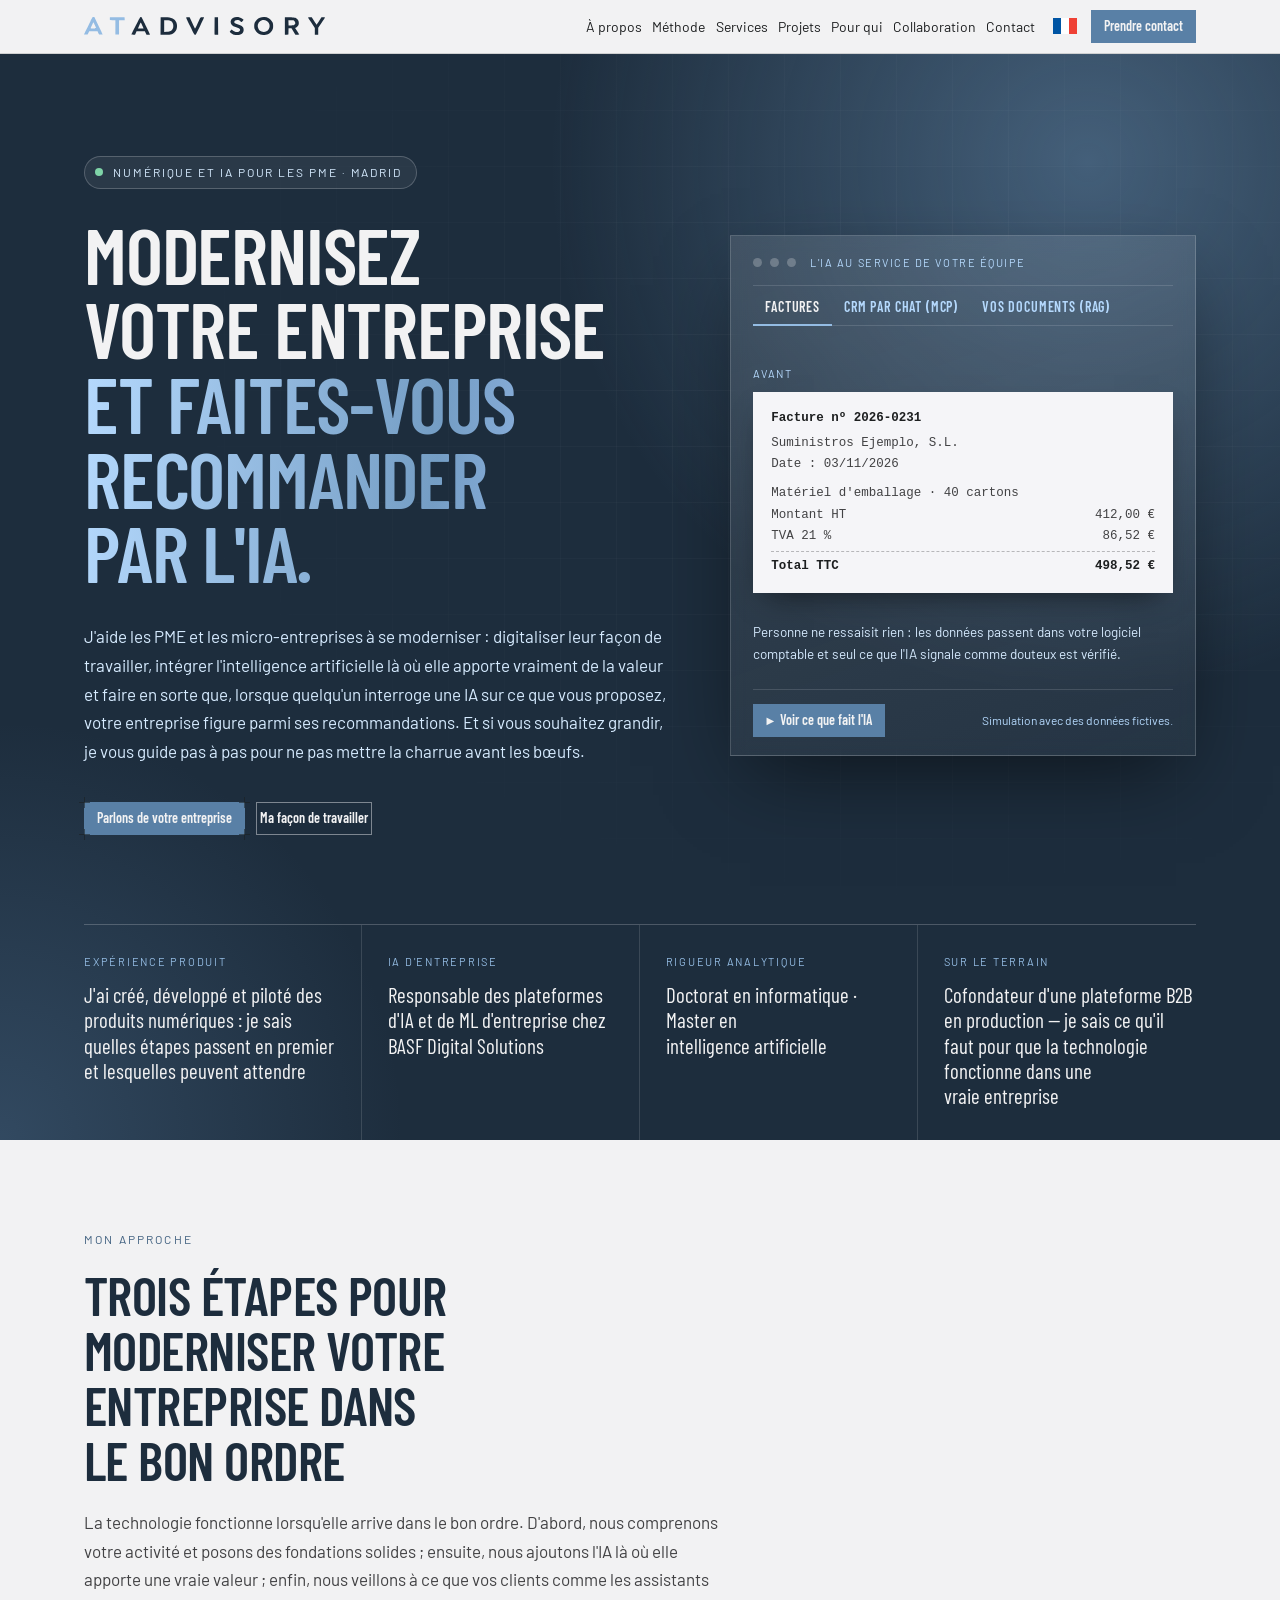
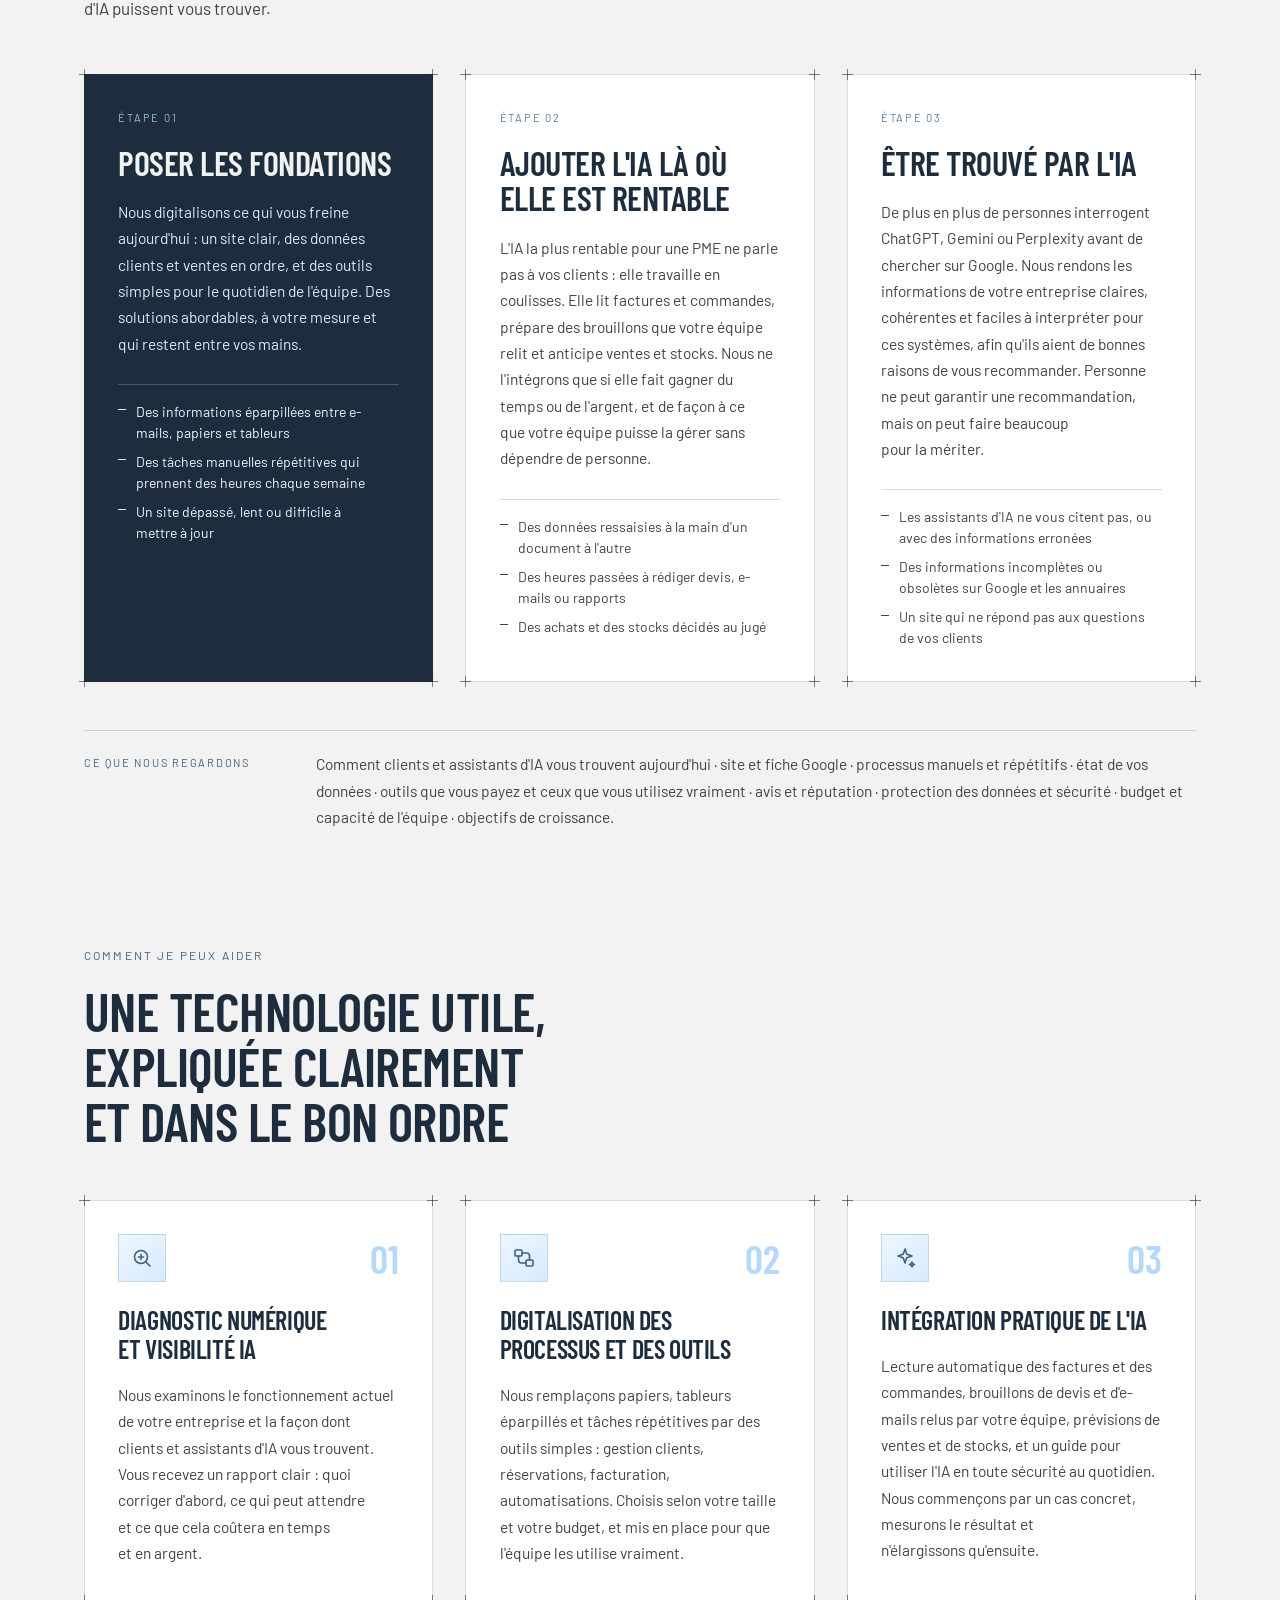
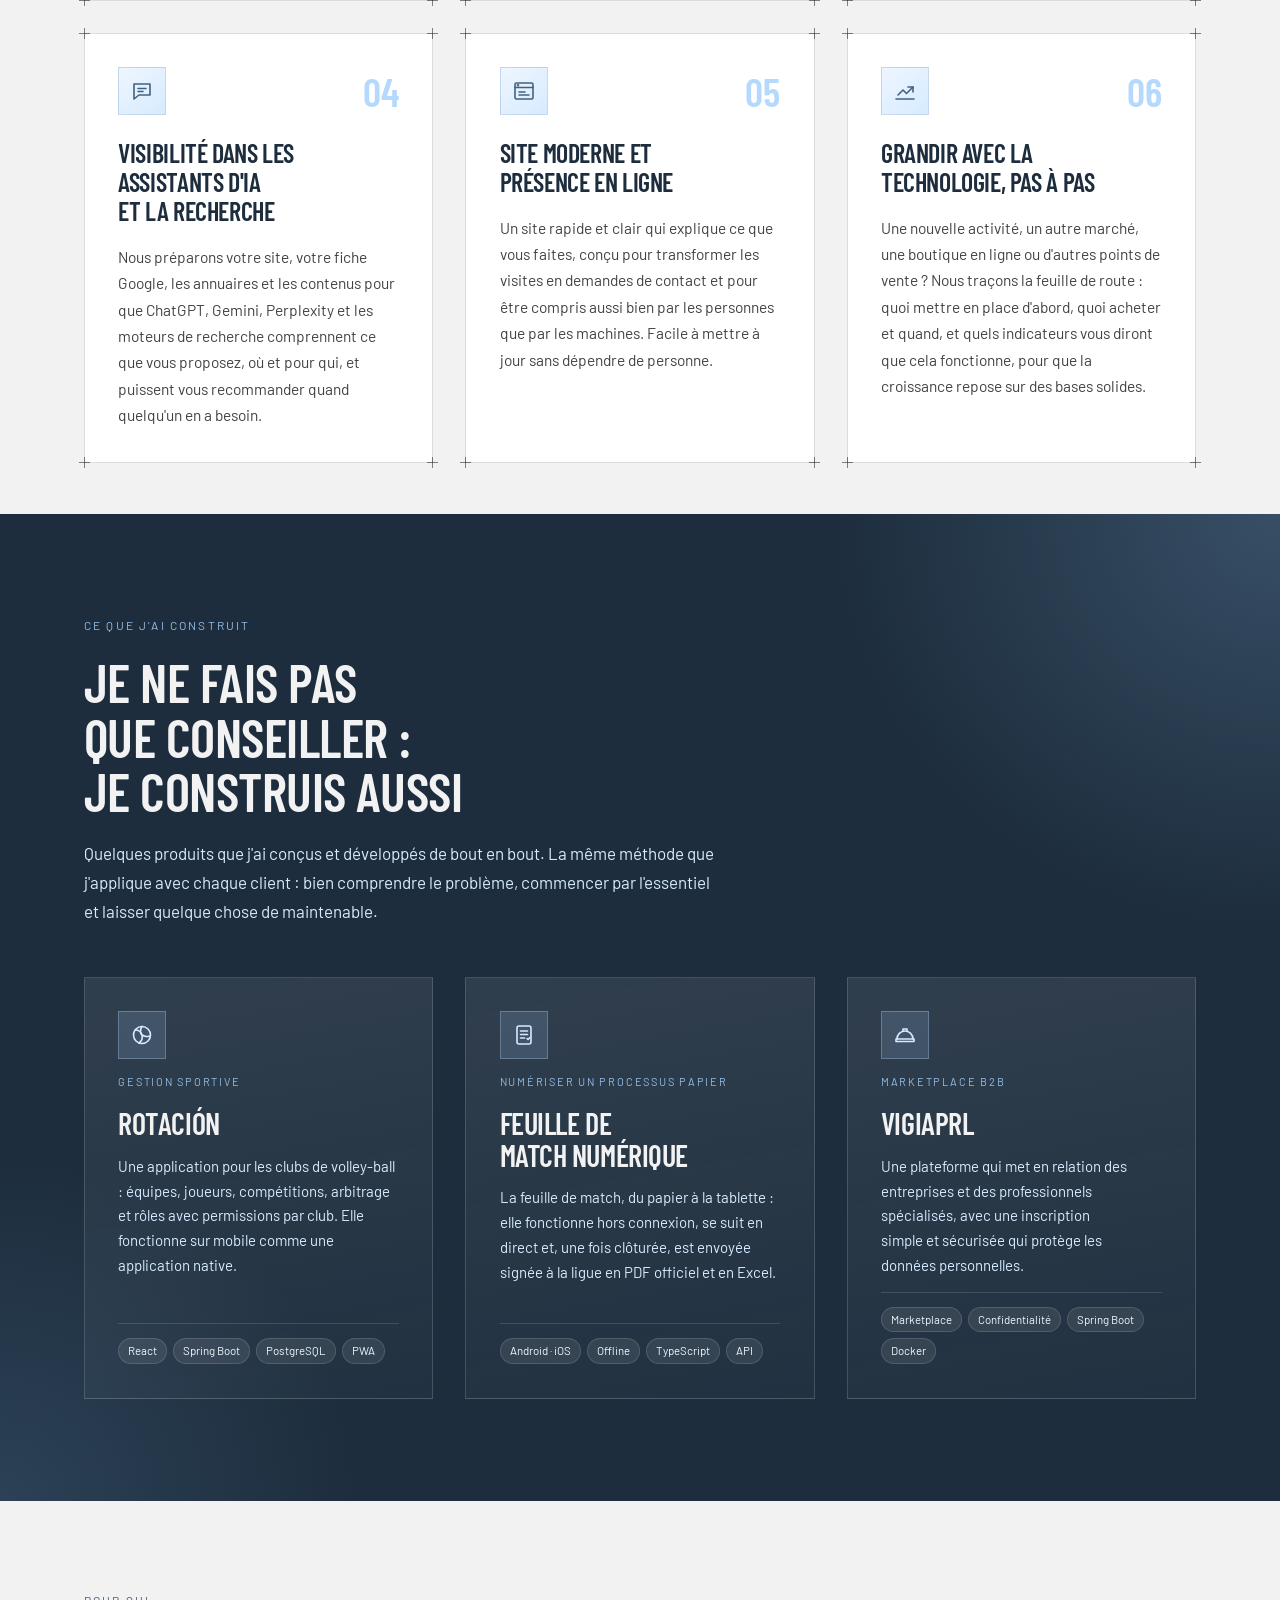
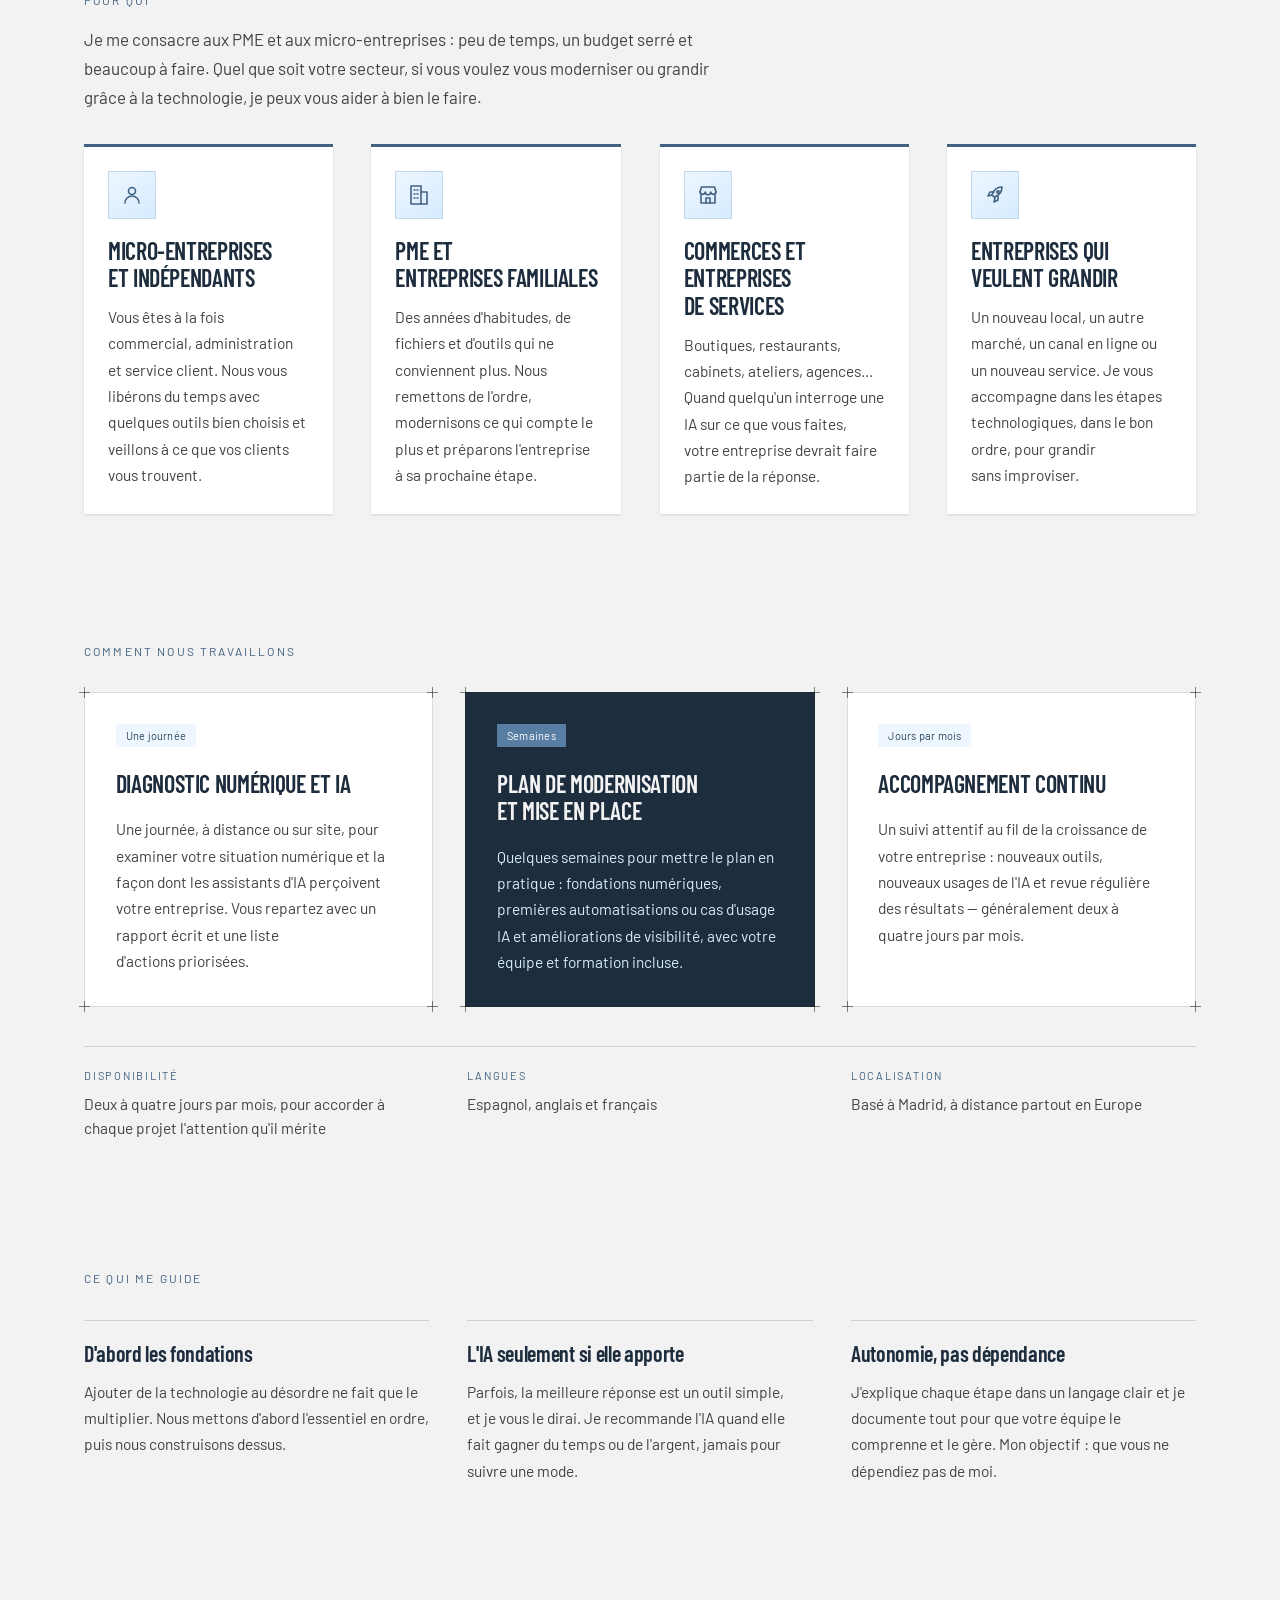
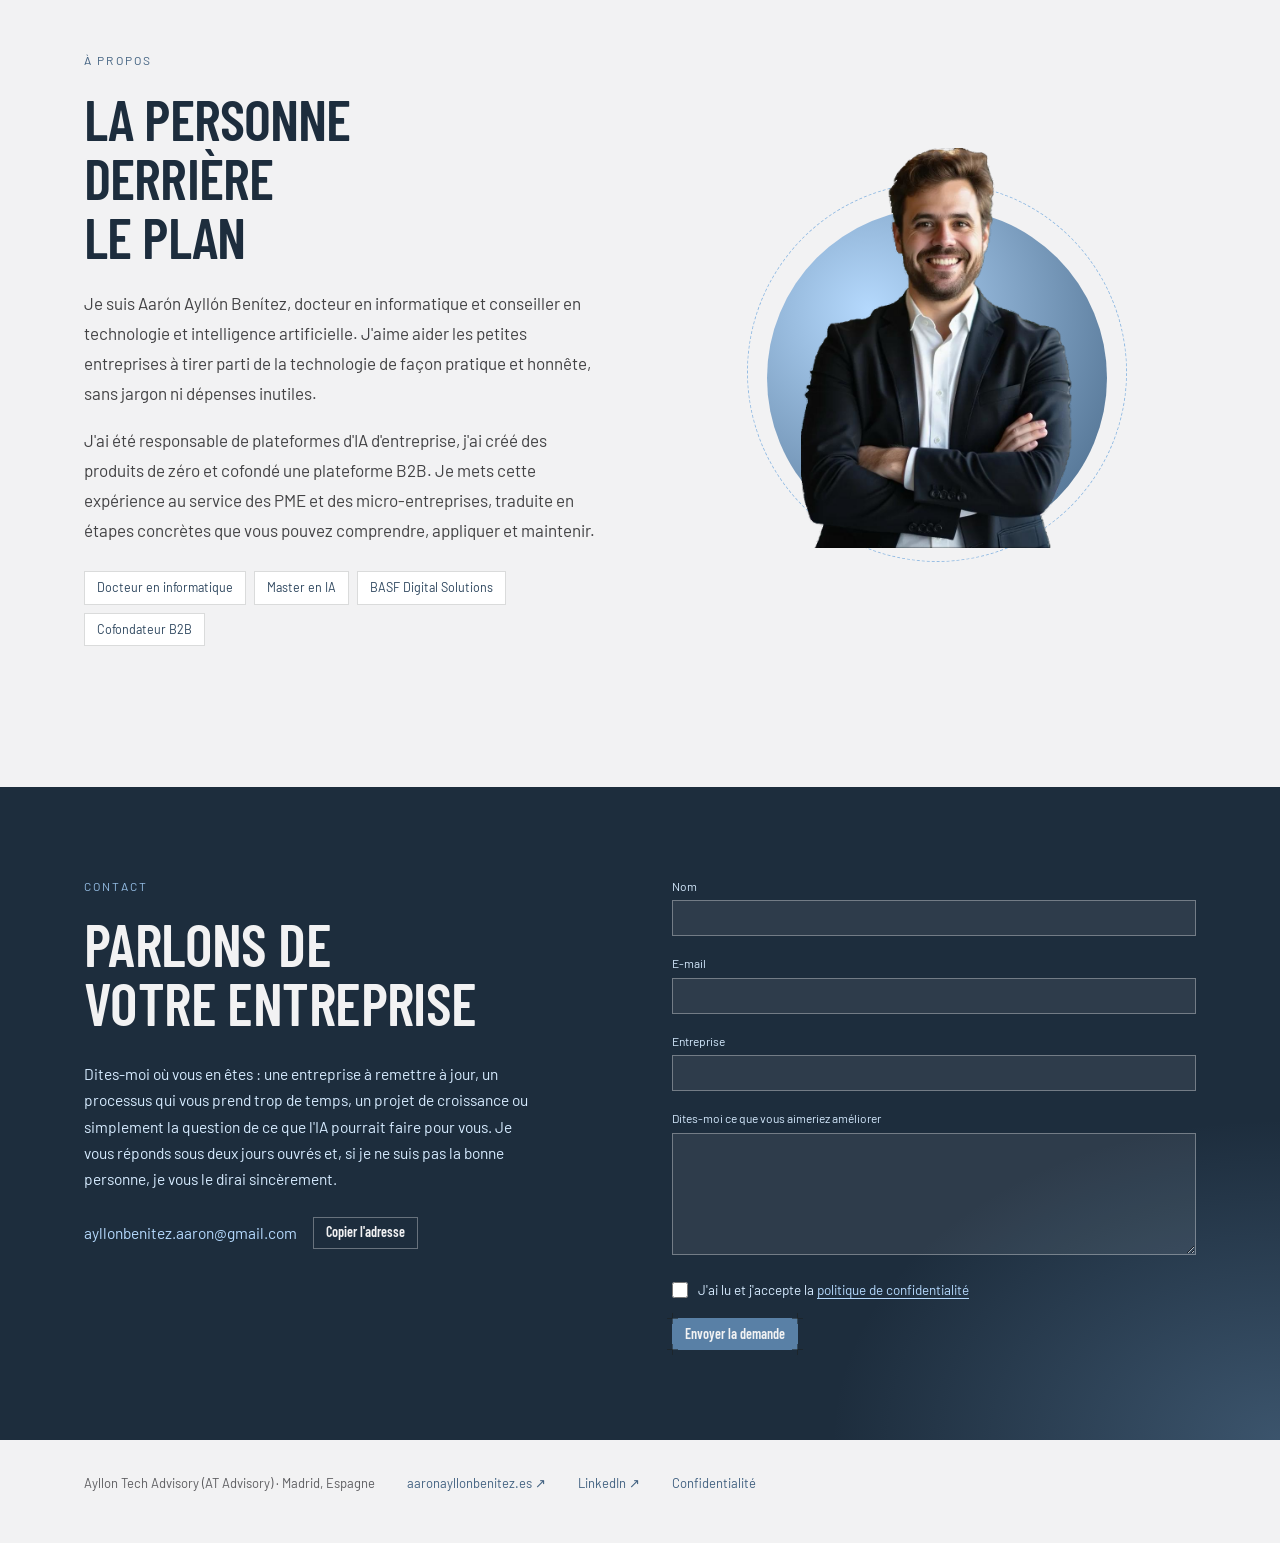
<file: fr/index.html>
<!DOCTYPE html>
<!-- Generado por _src/build.py. No edites este archivo: cambia _src/ y vuelve a ejecutar «python _src/build.py». -->
<html lang="fr">
<head>
<meta charset="utf-8">
<meta name="viewport" content="width=device-width, initial-scale=1">
<title>AT Advisory · Numérique et IA pour les PME et micro-entreprises</title>
<meta name="description" content="Numérique, intégration de l&#x27;IA et visibilité dans les assistants comme ChatGPT pour les PME et micro-entreprises. Modernisez votre entreprise pas à pas, dans le bon ordre et sans dépenses inutiles.">
<link rel="canonical" href="https://atadvisory.es/fr/">
<link rel="alternate" hreflang="es" href="https://atadvisory.es/">
<link rel="alternate" hreflang="en" href="https://atadvisory.es/en/">
<link rel="alternate" hreflang="fr" href="https://atadvisory.es/fr/">
<link rel="alternate" hreflang="x-default" href="https://atadvisory.es/">
<meta property="og:type" content="website">
<meta property="og:site_name" content="AT Advisory">
<meta property="og:url" content="https://atadvisory.es/fr/">
<meta property="og:title" content="AT Advisory · Numérique et IA pour les PME">
<meta property="og:description" content="Numérique, intégration de l&#x27;IA et visibilité dans les assistants comme ChatGPT pour les PME et micro-entreprises. Modernisez votre entreprise pas à pas, dans le bon ordre et sans dépenses inutiles.">
<meta property="og:locale" content="fr_FR">
<meta property="og:locale:alternate" content="es_ES">
<meta property="og:locale:alternate" content="en_GB">
<script type="application/ld+json">
{
  "@context": "https://schema.org",
  "@graph": [
    {
      "@type": "ProfessionalService",
      "@id": "https://atadvisory.es/#business",
      "name": "AT Advisory",
      "alternateName": "Ayllon Tech Advisory",
      "url": "https://atadvisory.es/",
      "logo": "https://atadvisory.es/logo-mark.svg",
      "description": "Conseil en transformation numérique, intégration de l'intelligence artificielle et visibilité dans les assistants d'IA pour les PME et micro-entreprises.",
      "email": "ayllonbenitez.aaron@gmail.com",
      "address": {
        "@type": "PostalAddress",
        "addressLocality": "Madrid",
        "addressCountry": "ES"
      },
      "areaServed": [
        {
          "@type": "Country",
          "name": "Espagne"
        },
        {
          "@type": "Place",
          "name": "Europe"
        }
      ],
      "knowsLanguage": [
        "es",
        "en",
        "fr"
      ],
      "knowsAbout": [
        "Numérisation des PME",
        "Transformation numérique",
        "Intelligence artificielle",
        "Automatisation des processus",
        "Visibilité dans les assistants d'IA",
        "Stratégie technologique"
      ],
      "founder": {
        "@type": "Person",
        "name": "Aarón Ayllón Benítez",
        "honorificSuffix": "PhD",
        "url": "https://aaronayllonbenitez.es",
        "sameAs": [
          "https://www.linkedin.com/in/aar%C3%B3n-ayll%C3%B3n-ben%C3%ADtez-ph-d-b5599158/",
          "https://aaronayllonbenitez.es"
        ],
        "jobTitle": "Conseiller en transformation numérique et intelligence artificielle"
      },
      "hasOfferCatalog": {
        "@type": "OfferCatalog",
        "name": "Services",
        "itemListElement": [
          {
            "@type": "Offer",
            "itemOffered": {
              "@type": "Service",
              "name": "Diagnostic numérique et visibilité IA",
              "description": "Nous examinons le fonctionnement actuel de votre entreprise et la façon dont clients et assistants d'IA vous trouvent. Vous recevez un rapport clair : quoi corriger d'abord, ce qui peut attendre et ce que cela coûtera en temps et en argent."
            }
          },
          {
            "@type": "Offer",
            "itemOffered": {
              "@type": "Service",
              "name": "Digitalisation des processus et des outils",
              "description": "Nous remplaçons papiers, tableurs éparpillés et tâches répétitives par des outils simples : gestion clients, réservations, facturation, automatisations. Choisis selon votre taille et votre budget, et mis en place pour que l'équipe les utilise vraiment."
            }
          },
          {
            "@type": "Offer",
            "itemOffered": {
              "@type": "Service",
              "name": "Intégration pratique de l'IA",
              "description": "Lecture automatique des factures et des commandes, brouillons de devis et d'e-mails relus par votre équipe, prévisions de ventes et de stocks, et un guide pour utiliser l'IA en toute sécurité au quotidien. Nous commençons par un cas concret, mesurons le résultat et n'élargissons qu'ensuite."
            }
          },
          {
            "@type": "Offer",
            "itemOffered": {
              "@type": "Service",
              "name": "Visibilité dans les assistants d'IA et la recherche",
              "description": "Nous préparons votre site, votre fiche Google, les annuaires et les contenus pour que ChatGPT, Gemini, Perplexity et les moteurs de recherche comprennent ce que vous proposez, où et pour qui, et puissent vous recommander quand quelqu'un en a besoin."
            }
          },
          {
            "@type": "Offer",
            "itemOffered": {
              "@type": "Service",
              "name": "Site moderne et présence en ligne",
              "description": "Un site rapide et clair qui explique ce que vous faites, conçu pour transformer les visites en demandes de contact et pour être compris aussi bien par les personnes que par les machines. Facile à mettre à jour sans dépendre de personne."
            }
          },
          {
            "@type": "Offer",
            "itemOffered": {
              "@type": "Service",
              "name": "Grandir avec la technologie, pas à pas",
              "description": "Une nouvelle activité, un autre marché, une boutique en ligne ou d'autres points de vente ? Nous traçons la feuille de route : quoi mettre en place d'abord, quoi acheter et quand, et quels indicateurs vous diront que cela fonctionne, pour que la croissance repose sur des bases solides."
            }
          }
        ]
      }
    },
    {
      "@type": "WebPage",
      "@id": "https://atadvisory.es/fr/#webpage",
      "url": "https://atadvisory.es/fr/",
      "name": "AT Advisory · Numérique et IA pour les PME et micro-entreprises",
      "inLanguage": "fr",
      "about": {
        "@id": "https://atadvisory.es/#business"
      }
    }
  ]
}
</script>
<link rel="icon" type="image/svg+xml" href="../logo-mark.svg">
<link rel="stylesheet" href="../styles.css">
<link rel="stylesheet" href="../assets/site.css">
<script src="../assets/site.js" defer></script>
</head>
<body>

  <header class="nav nav-sticky" style="padding-inline: max(clamp(20px,5vw,64px), calc((100% - 1240px) / 2 + clamp(20px,5vw,64px)))">
    <a class="nav-brand" href="#"><img src="../logo-wordmark.svg" alt="AT Advisory" /></a>
    <input class="nav-toggle-control" id="nav-toggle" type="checkbox" />
    <label class="nav-toggle-label btn btn-ghost" for="nav-toggle" aria-label="Menu"><span></span><span></span><span></span></label>
    <nav class="nav-menu" aria-label="Principal">
      <a href="#about">À propos</a>
      <a href="#method">Méthode</a>
      <a href="#services">Services</a>
      <a href="#work">Projets</a>
      <a href="#audience">Pour qui</a>
      <a href="#engagement">Collaboration</a>
      <a href="#contact">Contact</a>
    </nav>
    <details class="language-picker">
      <summary class="language-current" aria-label="Langue"><img src="../flags/fr.svg" alt="Français" width="24" /></summary>
      <div class="language-options">
        <a href="../" hreflang="es" lang="es"><img src="../flags/es.svg" alt="Español" width="24" /></a>
        <a href="../en/" hreflang="en" lang="en"><img src="../flags/gb.svg" alt="English" width="24" /></a>
        <a href="./" hreflang="fr" lang="fr" aria-current="page"><img src="../flags/fr.svg" alt="Français" width="24" /></a>
      </div>
    </details>
    <a href="#contact" class="nav-cta btn btn-primary" style="text-decoration: none; white-space: nowrap; flex: 0 0 auto">Prendre contact</a>
  </header>

<main>

  <section class="hero" style="background: var(--color-accent-900); color: var(--color-bg)">
    <div style="max-width: 1240px; margin: 0 auto; padding: clamp(56px,8vw,112px) clamp(20px,5vw,64px) 0">
      <div class="hero-grid">
      <div>
      <span class="hero-kicker" style="font-size: 12px; letter-spacing: 0.16em; text-transform: uppercase; color: var(--color-accent-200); margin-bottom: 28px"><i class="live-dot"></i><span>Numérique et IA pour les PME ·&nbsp;Madrid</span></span>
      <h1 style="font-family: var(--font-heading); font-weight: 600; font-size: clamp(44px,6.2vw,92px); line-height: 0.94; letter-spacing: -0.015em; text-transform: uppercase; margin: 0; max-width: 20ch">
        <span style="display: block">Modernisez votre entreprise</span>
        <span class="grad-text" style="display: block">et faites-vous recommander par&nbsp;l'IA.</span>
      </h1>
      <p style="font-size: 17px; line-height: 1.7; max-width: 62ch; margin: 32px 0 0; color: var(--color-accent-200)">J'aide les PME et les micro-entreprises à se moderniser : digitaliser leur façon de travailler, intégrer l'intelligence artificielle là où elle apporte vraiment de la valeur et faire en sorte que, lorsque quelqu'un interroge une IA sur ce que vous proposez, votre entreprise figure parmi ses recommandations. Et si vous souhaitez grandir, je vous guide pas à pas pour ne pas mettre la charrue avant les&nbsp;bœufs.</p>
      <div style="display: flex; gap: var(--space-3); flex-wrap: wrap; margin-top: 36px">
        <a href="#contact" class="btn btn-primary blueprint" style="text-decoration: none; white-space: nowrap; flex: 0 0 auto"><i class="corner tl"></i><i class="corner tr"></i><i class="corner bl"></i><i class="corner br"></i>Parlons de votre&nbsp;entreprise</a>
        <a href="#method" class="btn btn-ghost" style="text-decoration: none; white-space: nowrap; flex: 0 0 auto; color: var(--color-bg); border-color: color-mix(in srgb, var(--color-bg) 45%, transparent)">Ma façon de&nbsp;travailler</a>
      </div>
      </div>
      <div class="demo" data-active="invoice" data-state="idle">
        <div class="demo-head"><i></i><i></i><i></i><span>L'IA au service de votre&nbsp;équipe</span></div>
        <div class="demo-tabs">
          <button type="button" class="demo-tab" aria-pressed="true" data-tab="invoice">Factures</button>
          <button type="button" class="demo-tab" aria-pressed="false" data-tab="mcp">CRM par chat&nbsp;(MCP)</button>
          <button type="button" class="demo-tab" aria-pressed="false" data-tab="rag">Vos documents (RAG)</button>
        </div>
        <div class="demo-panels">
          <div class="demo-panel" data-panel="invoice">
            <div class="demo-stage">
              <div class="demo-layer demo-before">
                <div class="demo-label">Avant</div>
                <div class="demo-doc">
                  <div class="demo-doc-title">Facture nº 2026-0231</div>
                  <div>Suministros Ejemplo, S.L.</div>
                  <div>Date : 03/11/2026</div>
                  <div class="demo-doc-gap">Matériel d'emballage · 40&nbsp;cartons</div>
                  <div class="demo-doc-row"><span>Montant HT</span><span>412,00 €</span></div>
                  <div class="demo-doc-row"><span>TVA 21 %</span><span>86,52 €</span></div>
                  <div class="demo-doc-row demo-doc-total"><span>Total TTC</span><span>498,52 €</span></div>
                </div>
              </div>
              <div class="demo-layer demo-after">
                <div class="demo-label">Après</div>
                <div class="demo-result">
                  <dl class="demo-out">
                    <div class="demo-row"><dt>Fournisseur</dt><dd>Suministros Ejemplo, S.L.</dd></div>
                    <div class="demo-row"><dt>Date</dt><dd>03/11/2026</dd></div>
                    <div class="demo-row"><dt>Montant HT</dt><dd>412,00 €</dd></div>
                    <div class="demo-row"><dt>TVA 21 %</dt><dd>86,52 €</dd></div>
                    <div class="demo-row"><dt>Total TTC</dt><dd>498,52 €</dd></div>
                    <div class="demo-row"><dt>Compte comptable</dt><dd>602 · Autres approvisionnements</dd></div>
                  </dl>
                </div>
              </div>
            </div>
            <p class="demo-note">Personne ne ressaisit rien : les données passent dans votre logiciel comptable et seul ce que l'IA signale comme douteux est&nbsp;vérifié.</p>
          </div>
          <div class="demo-panel" data-panel="mcp">
            <div class="demo-stage">
              <div class="demo-layer demo-before">
                <div class="demo-label">Votre message dans le&nbsp;chat</div>
                <div class="demo-bubble">Je viens de parler avec Laura Gómez, de Reformas Ejemplo : elle veut un devis pour rénover 3 bureaux. Enregistre-le dans le CRM et rappelle-moi de l'appeler&nbsp;jeudi.</div>
                <div class="demo-typing" aria-hidden="true"><i></i><i></i><i></i></div>
              </div>
              <div class="demo-layer demo-after">
                <div class="demo-label">Fait dans votre&nbsp;CRM</div>
                <div class="demo-result">
                  <ul class="demo-log">
                    <li>MCP › crm.search_contacts</li>
                    <li>MCP › crm.create_contact</li>
                    <li>MCP › crm.create_deal</li>
                    <li>MCP › crm.create_task</li>
                  </ul>
                  <dl class="demo-out">
                    <div class="demo-row"><dt>Contact</dt><dd>Laura Gómez · Reformas Ejemplo</dd></div>
                    <div class="demo-row"><dt>Opportunité</dt><dd>Rénovation de 3 bureaux ·&nbsp;Devis</dd></div>
                    <div class="demo-row"><dt>Tâche</dt><dd>Appeler Laura · jeu. 12/11, 10&nbsp;h</dd></div>
                  </dl>
                </div>
              </div>
            </div>
            <p class="demo-note">L'IA comprend votre message et, grâce au MCP, utilise les outils de votre CRM : elle recherche, crée et met à jour des fiches sans que vous quittiez le&nbsp;chat.</p>
          </div>
          <div class="demo-panel" data-panel="rag">
            <div class="demo-stage">
              <div class="demo-layer demo-before">
                <div class="demo-label">Votre question</div>
                <div class="demo-bubble">Un client veut retourner une commande en ligne d'il y a 20 jours. Est-ce possible ? Qui paie le retour&nbsp;?</div>
                <div class="demo-typing" aria-hidden="true"><i></i><i></i><i></i></div>
              </div>
              <div class="demo-layer demo-after">
                <div class="demo-label">Réponse avec sources</div>
                <div class="demo-result">
                  <ul class="demo-log"><li>RAG › <span>214 documents · 2 passages&nbsp;pertinents</span></li></ul>
                  <p class="demo-answer"><span>Oui : il dispose de 30 jours après la livraison pour la&nbsp;retourner.</span><sup>1</sup> <span>Le retour est à la charge du client, sauf si le produit est arrivé&nbsp;défectueux.</span><sup>2</sup></p>
                  <ol class="demo-sources">
                    <li>Conditions de vente 2026.pdf · p.&nbsp;3</li>
                    <li>Politique de retours.docx · section&nbsp;2</li>
                  </ol>
                </div>
              </div>
            </div>
            <p class="demo-note">L'IA répond uniquement à partir de vos documents (RAG) et cite ses sources, pour que chacun puisse&nbsp;vérifier.</p>
          </div>
        </div>
        <div class="demo-actions">
          <button type="button" class="btn btn-primary demo-run">Voir ce que fait&nbsp;l'IA</button>
          <span class="demo-working">L'IA travaille…</span>
          <button type="button" class="btn demo-reset">Recommencer</button>
          <span class="demo-disclaimer">Simulation avec des données&nbsp;fictives.</span>
        </div>
      </div>
      </div>

      <div style="margin-top: clamp(56px,7vw,96px); border-top: 1px solid color-mix(in srgb, var(--color-bg) 22%, transparent); display: grid; grid-template-columns: repeat(auto-fit, minmax(210px, 1fr))">
        <div style="padding: 28px clamp(16px,2vw,32px) 32px 0; border-right: 1px solid color-mix(in srgb, var(--color-bg) 14%, transparent)">
          <div style="font-size: 11px; letter-spacing: 0.16em; text-transform: uppercase; color: var(--color-accent-400); margin-bottom: 12px">Expérience produit</div>
          <div style="font-family: var(--font-heading); font-weight: 500; font-size: 21px; line-height: 1.2">J'ai créé, développé et piloté des produits numériques : je sais quelles étapes passent en premier et lesquelles peuvent&nbsp;attendre</div>
        </div>
        <div style="padding: 28px clamp(16px,2vw,32px) 32px; border-right: 1px solid color-mix(in srgb, var(--color-bg) 14%, transparent)">
          <div style="font-size: 11px; letter-spacing: 0.16em; text-transform: uppercase; color: var(--color-accent-400); margin-bottom: 12px">IA d'entreprise</div>
          <div style="font-family: var(--font-heading); font-weight: 500; font-size: 21px; line-height: 1.2">Responsable des plateformes d'IA et de ML d'entreprise chez BASF Digital&nbsp;Solutions</div>
        </div>
        <div style="padding: 28px clamp(16px,2vw,32px) 32px; border-right: 1px solid color-mix(in srgb, var(--color-bg) 14%, transparent)">
          <div style="font-size: 11px; letter-spacing: 0.16em; text-transform: uppercase; color: var(--color-accent-400); margin-bottom: 12px">Rigueur analytique</div>
          <div style="font-family: var(--font-heading); font-weight: 500; font-size: 21px; line-height: 1.2">Doctorat en informatique · Master en intelligence&nbsp;artificielle</div>
        </div>
        <div style="padding: 28px 0 32px clamp(16px,2vw,32px)">
          <div style="font-size: 11px; letter-spacing: 0.16em; text-transform: uppercase; color: var(--color-accent-400); margin-bottom: 12px">Sur le terrain</div>
          <div style="font-family: var(--font-heading); font-weight: 500; font-size: 21px; line-height: 1.2">Cofondateur d'une plateforme B2B en production — je sais ce qu'il faut pour que la technologie fonctionne dans une vraie&nbsp;entreprise</div>
        </div>
      </div>
    </div>
  </section>

  <div style="max-width: 1240px; margin: 0 auto; padding: 0 clamp(20px,5vw,64px)">

    <section id="method" style="padding: clamp(56px,7vw,96px) 0 clamp(32px,4vw,56px)">
      <span style="display: block; font-size: 12px; letter-spacing: 0.18em; text-transform: uppercase; color: var(--color-accent-700); margin-bottom: 20px">Mon approche</span>
      <h2 style="font-family: var(--font-heading); font-weight: 600; font-size: clamp(32px,4.2vw,56px); line-height: 1.02; text-transform: uppercase; letter-spacing: -0.01em; margin: 0 0 20px; color: var(--color-accent-900); max-width: 24ch">Trois étapes pour moderniser votre entreprise dans le bon&nbsp;ordre</h2>
      <p style="font-size: 17px; line-height: 1.7; max-width: 64ch; margin: 0 0 clamp(36px,4vw,56px); color: var(--color-neutral-800)">La technologie fonctionne lorsqu'elle arrive dans le bon ordre. D'abord, nous comprenons votre activité et posons des fondations solides ; ensuite, nous ajoutons l'IA là où elle apporte une vraie valeur ; enfin, nous veillons à ce que vos clients comme les assistants d'IA puissent vous&nbsp;trouver.</p>

      <div style="display: grid; grid-template-columns: repeat(auto-fit, minmax(280px, 1fr)); gap: clamp(20px,2.5vw,32px)">
        <div data-reveal="" class="card blueprint verdict" style="padding: clamp(24px,2.6vw,36px); background: var(--color-accent-900); color: var(--color-bg); border-color: var(--color-accent-900)">
          <i class="corner tl"></i><i class="corner tr"></i><i class="corner bl"></i><i class="corner br"></i>
          <div style="font-size: 11px; letter-spacing: 0.16em; text-transform: uppercase; color: var(--color-accent-400)">Étape 01</div>
          <h3 style="font-family: var(--font-heading); font-weight: 600; font-size: 34px; line-height: 1.05; text-transform: uppercase; margin: 12px 0 12px">Poser les fondations</h3>
          <p style="font-size: 15.5px; line-height: 1.7; margin: 0; color: var(--color-accent-200)">Nous digitalisons ce qui vous freine aujourd'hui : un site clair, des données clients et ventes en ordre, et des outils simples pour le quotidien de l'équipe. Des solutions abordables, à votre mesure et qui restent entre vos&nbsp;mains.</p>
          <ul class="verdict-signals" style="border-top-color: color-mix(in srgb, var(--color-bg) 22%, transparent); color: var(--color-accent-100)">
            <li>Des informations éparpillées entre e-mails, papiers et&nbsp;tableurs</li>
            <li>Des tâches manuelles répétitives qui prennent des heures chaque&nbsp;semaine</li>
            <li>Un site dépassé, lent ou difficile à mettre à&nbsp;jour</li>
          </ul>
        </div>
        <div data-reveal="" class="card blueprint verdict lift" style="padding: clamp(24px,2.6vw,36px)">
          <i class="corner tl"></i><i class="corner tr"></i><i class="corner bl"></i><i class="corner br"></i>
          <div style="font-size: 11px; letter-spacing: 0.16em; text-transform: uppercase; color: var(--color-accent-600)">Étape 02</div>
          <h3 style="font-family: var(--font-heading); font-weight: 600; font-size: 34px; line-height: 1.05; text-transform: uppercase; margin: 12px 0 12px; color: var(--color-accent-900)">Ajouter l'IA là où elle est&nbsp;rentable</h3>
          <p style="font-size: 15.5px; line-height: 1.7; margin: 0; color: var(--color-neutral-800)">L'IA la plus rentable pour une PME ne parle pas à vos clients : elle travaille en coulisses. Elle lit factures et commandes, prépare des brouillons que votre équipe relit et anticipe ventes et stocks. Nous ne l'intégrons que si elle fait gagner du temps ou de l'argent, et de façon à ce que votre équipe puisse la gérer sans dépendre de&nbsp;personne.</p>
          <ul class="verdict-signals" style="color: var(--color-neutral-800)">
            <li>Des données ressaisies à la main d'un document à&nbsp;l'autre</li>
            <li>Des heures passées à rédiger devis, e-mails ou&nbsp;rapports</li>
            <li>Des achats et des stocks décidés au&nbsp;jugé</li>
          </ul>
        </div>
        <div data-reveal="" class="card blueprint verdict lift" style="padding: clamp(24px,2.6vw,36px)">
          <i class="corner tl"></i><i class="corner tr"></i><i class="corner bl"></i><i class="corner br"></i>
          <div style="font-size: 11px; letter-spacing: 0.16em; text-transform: uppercase; color: var(--color-accent-600)">Étape 03</div>
          <h3 style="font-family: var(--font-heading); font-weight: 600; font-size: 34px; line-height: 1.05; text-transform: uppercase; margin: 12px 0 12px; color: var(--color-accent-900)">Être trouvé par&nbsp;l'IA</h3>
          <p style="font-size: 15.5px; line-height: 1.7; margin: 0; color: var(--color-neutral-800)">De plus en plus de personnes interrogent ChatGPT, Gemini ou Perplexity avant de chercher sur Google. Nous rendons les informations de votre entreprise claires, cohérentes et faciles à interpréter pour ces systèmes, afin qu'ils aient de bonnes raisons de vous recommander. Personne ne peut garantir une recommandation, mais on peut faire beaucoup pour la&nbsp;mériter.</p>
          <ul class="verdict-signals" style="color: var(--color-neutral-800)">
            <li>Les assistants d'IA ne vous citent pas, ou avec des informations&nbsp;erronées</li>
            <li>Des informations incomplètes ou obsolètes sur Google et les&nbsp;annuaires</li>
            <li>Un site qui ne répond pas aux questions de vos&nbsp;clients</li>
          </ul>
        </div>
      </div>

      <div style="margin-top: clamp(32px,4vw,48px); border-top: 1px solid var(--color-divider); padding-top: 20px; display: grid; grid-template-columns: minmax(0, 200px) 1fr; gap: 12px 32px" class="kpi-row">
        <div style="font-size: 11px; letter-spacing: 0.16em; text-transform: uppercase; color: var(--color-accent-700); padding-top: 3px">Ce que nous&nbsp;regardons</div>
        <p style="font-size: 15.5px; line-height: 1.7; margin: 0; color: var(--color-neutral-800)">Comment clients et assistants d'IA vous trouvent aujourd'hui · site et fiche Google · processus manuels et répétitifs · état de vos données · outils que vous payez et ceux que vous utilisez vraiment · avis et réputation · protection des données et sécurité · budget et capacité de l'équipe · objectifs de&nbsp;croissance.</p>
      </div>
    </section>

    <section id="services" style="padding: clamp(40px,5vw,72px) 0 clamp(32px,4vw,56px)">
      <span style="display: block; font-size: 12px; letter-spacing: 0.18em; text-transform: uppercase; color: var(--color-accent-700); margin-bottom: 20px">Comment je peux&nbsp;aider</span>
      <h2 style="font-family: var(--font-heading); font-weight: 600; font-size: clamp(32px,4.2vw,56px); line-height: 1.02; text-transform: uppercase; letter-spacing: -0.01em; margin: 0 0 clamp(36px,4vw,56px); color: var(--color-accent-900); max-width: 24ch">Une technologie utile, expliquée clairement et dans le bon&nbsp;ordre</h2>

      <div class="svc-grid">
        <div data-reveal="" class="card blueprint lift" style="padding: clamp(24px,2.6vw,36px)">
          <i class="corner tl"></i><i class="corner tr"></i><i class="corner bl"></i><i class="corner br"></i>
          <div class="svc-head"><div class="ico-box"><svg class="ico" viewBox="0 0 24 24" width="24" height="24" fill="none" stroke="currentColor" stroke-width="1.6" stroke-linecap="round" stroke-linejoin="round" aria-hidden="true"><circle cx="11" cy="11" r="6.5"/><path d="M20 20l-4.2-4.2"/><path d="M8.5 11h5M11 8.5v5"/></svg></div><div style="font-family: var(--font-heading); font-weight: 600; font-size: 40px; line-height: 1; color: var(--color-accent-300)">01</div></div>
          <h3 style="font-family: var(--font-heading); font-weight: 600; font-size: 26px; line-height: 1.12; text-transform: uppercase; margin: 16px 0 12px; color: var(--color-accent-900)">Diagnostic numérique et visibilité&nbsp;IA</h3>
          <p style="font-size: 15.5px; line-height: 1.7; margin: 0; color: var(--color-neutral-800)">Nous examinons le fonctionnement actuel de votre entreprise et la façon dont clients et assistants d'IA vous trouvent. Vous recevez un rapport clair : quoi corriger d'abord, ce qui peut attendre et ce que cela coûtera en temps et en&nbsp;argent.</p>
        </div>
        <div data-reveal="" class="card blueprint lift" style="padding: clamp(24px,2.6vw,36px)">
          <i class="corner tl"></i><i class="corner tr"></i><i class="corner bl"></i><i class="corner br"></i>
          <div class="svc-head"><div class="ico-box"><svg class="ico" viewBox="0 0 24 24" width="24" height="24" fill="none" stroke="currentColor" stroke-width="1.6" stroke-linecap="round" stroke-linejoin="round" aria-hidden="true"><rect x="3" y="4" width="7" height="6" rx="1"/><rect x="14" y="14" width="7" height="6" rx="1"/><path d="M6.5 10v4a3 3 0 0 0 3 3H14"/><path d="M17.5 14v-4a3 3 0 0 0-3-3H10"/></svg></div><div style="font-family: var(--font-heading); font-weight: 600; font-size: 40px; line-height: 1; color: var(--color-accent-300)">02</div></div>
          <h3 style="font-family: var(--font-heading); font-weight: 600; font-size: 26px; line-height: 1.12; text-transform: uppercase; margin: 16px 0 12px; color: var(--color-accent-900)">Digitalisation des processus et des&nbsp;outils</h3>
          <p style="font-size: 15.5px; line-height: 1.7; margin: 0; color: var(--color-neutral-800)">Nous remplaçons papiers, tableurs éparpillés et tâches répétitives par des outils simples : gestion clients, réservations, facturation, automatisations. Choisis selon votre taille et votre budget, et mis en place pour que l'équipe les utilise&nbsp;vraiment.</p>
        </div>
        <div data-reveal="" class="card blueprint lift" style="padding: clamp(24px,2.6vw,36px)">
          <i class="corner tl"></i><i class="corner tr"></i><i class="corner bl"></i><i class="corner br"></i>
          <div class="svc-head"><div class="ico-box"><svg class="ico" viewBox="0 0 24 24" width="24" height="24" fill="none" stroke="currentColor" stroke-width="1.6" stroke-linecap="round" stroke-linejoin="round" aria-hidden="true"><path d="M12 3l1.8 5.2L19 10l-5.2 1.8L12 17l-1.8-5.2L5 10l5.2-1.8z"/><path d="M19 16l.7 1.8 1.8.7-1.8.7L19 21l-.7-1.8-1.8-.7 1.8-.7z"/></svg></div><div style="font-family: var(--font-heading); font-weight: 600; font-size: 40px; line-height: 1; color: var(--color-accent-300)">03</div></div>
          <h3 style="font-family: var(--font-heading); font-weight: 600; font-size: 26px; line-height: 1.12; text-transform: uppercase; margin: 16px 0 12px; color: var(--color-accent-900)">Intégration pratique de&nbsp;l'IA</h3>
          <p style="font-size: 15.5px; line-height: 1.7; margin: 0; color: var(--color-neutral-800)">Lecture automatique des factures et des commandes, brouillons de devis et d'e-mails relus par votre équipe, prévisions de ventes et de stocks, et un guide pour utiliser l'IA en toute sécurité au quotidien. Nous commençons par un cas concret, mesurons le résultat et n'élargissons&nbsp;qu'ensuite.</p>
        </div>
        <div data-reveal="" class="card blueprint lift" style="padding: clamp(24px,2.6vw,36px)">
          <i class="corner tl"></i><i class="corner tr"></i><i class="corner bl"></i><i class="corner br"></i>
          <div class="svc-head"><div class="ico-box"><svg class="ico" viewBox="0 0 24 24" width="24" height="24" fill="none" stroke="currentColor" stroke-width="1.6" stroke-linecap="round" stroke-linejoin="round" aria-hidden="true"><path d="M4 5h16v11H9l-5 4z"/><path d="M8 9.5h8M8 12.5h5"/></svg></div><div style="font-family: var(--font-heading); font-weight: 600; font-size: 40px; line-height: 1; color: var(--color-accent-300)">04</div></div>
          <h3 style="font-family: var(--font-heading); font-weight: 600; font-size: 26px; line-height: 1.12; text-transform: uppercase; margin: 16px 0 12px; color: var(--color-accent-900)">Visibilité dans les assistants d'IA et la&nbsp;recherche</h3>
          <p style="font-size: 15.5px; line-height: 1.7; margin: 0; color: var(--color-neutral-800)">Nous préparons votre site, votre fiche Google, les annuaires et les contenus pour que ChatGPT, Gemini, Perplexity et les moteurs de recherche comprennent ce que vous proposez, où et pour qui, et puissent vous recommander quand quelqu'un en a&nbsp;besoin.</p>
        </div>
        <div data-reveal="" class="card blueprint lift" style="padding: clamp(24px,2.6vw,36px)">
          <i class="corner tl"></i><i class="corner tr"></i><i class="corner bl"></i><i class="corner br"></i>
          <div class="svc-head"><div class="ico-box"><svg class="ico" viewBox="0 0 24 24" width="24" height="24" fill="none" stroke="currentColor" stroke-width="1.6" stroke-linecap="round" stroke-linejoin="round" aria-hidden="true"><rect x="3" y="4" width="18" height="16" rx="1.5"/><path d="M3 8.5h18"/><circle cx="6" cy="6.3" r=".5"/><path d="M7 13h6M7 16h10"/></svg></div><div style="font-family: var(--font-heading); font-weight: 600; font-size: 40px; line-height: 1; color: var(--color-accent-300)">05</div></div>
          <h3 style="font-family: var(--font-heading); font-weight: 600; font-size: 26px; line-height: 1.12; text-transform: uppercase; margin: 16px 0 12px; color: var(--color-accent-900)">Site moderne et présence en&nbsp;ligne</h3>
          <p style="font-size: 15.5px; line-height: 1.7; margin: 0; color: var(--color-neutral-800)">Un site rapide et clair qui explique ce que vous faites, conçu pour transformer les visites en demandes de contact et pour être compris aussi bien par les personnes que par les machines. Facile à mettre à jour sans dépendre de&nbsp;personne.</p>
        </div>
        <div data-reveal="" class="card blueprint lift" style="padding: clamp(24px,2.6vw,36px)">
          <i class="corner tl"></i><i class="corner tr"></i><i class="corner bl"></i><i class="corner br"></i>
          <div class="svc-head"><div class="ico-box"><svg class="ico" viewBox="0 0 24 24" width="24" height="24" fill="none" stroke="currentColor" stroke-width="1.6" stroke-linecap="round" stroke-linejoin="round" aria-hidden="true"><path d="M3 20h18"/><path d="M5 16l5-5 3.5 3.5L20 8"/><path d="M15 8h5v5"/></svg></div><div style="font-family: var(--font-heading); font-weight: 600; font-size: 40px; line-height: 1; color: var(--color-accent-300)">06</div></div>
          <h3 style="font-family: var(--font-heading); font-weight: 600; font-size: 26px; line-height: 1.12; text-transform: uppercase; margin: 16px 0 12px; color: var(--color-accent-900)">Grandir avec la technologie, pas à&nbsp;pas</h3>
          <p style="font-size: 15.5px; line-height: 1.7; margin: 0; color: var(--color-neutral-800)">Une nouvelle activité, un autre marché, une boutique en ligne ou d'autres points de vente ? Nous traçons la feuille de route : quoi mettre en place d'abord, quoi acheter et quand, et quels indicateurs vous diront que cela fonctionne, pour que la croissance repose sur des bases&nbsp;solides.</p>
        </div>
      </div>
    </section>
  </div>

  <section id="work" class="work">
    <div style="max-width: 1240px; margin: 0 auto; padding: clamp(64px,8vw,112px) clamp(20px,5vw,64px)">
      <span style="display: block; font-size: 12px; letter-spacing: 0.18em; text-transform: uppercase; color: var(--color-accent-400); margin-bottom: 20px">Ce que j'ai&nbsp;construit</span>
      <h2 style="font-family: var(--font-heading); font-weight: 600; font-size: clamp(32px,4.2vw,56px); line-height: 1.02; text-transform: uppercase; letter-spacing: -0.01em; margin: 0 0 20px; max-width: 22ch">Je ne fais pas que conseiller : je construis&nbsp;aussi</h2>
      <p style="font-size: 17px; line-height: 1.7; max-width: 64ch; margin: 0 0 clamp(36px,4vw,56px); color: var(--color-accent-200)">Quelques produits que j'ai conçus et développés de bout en bout. La même méthode que j'applique avec chaque client : bien comprendre le problème, commencer par l'essentiel et laisser quelque chose de&nbsp;maintenable.</p>
      <div class="work-grid">
        <article data-reveal="" class="work-card">
          <div class="ico-box"><svg class="ico" viewBox="0 0 24 24" width="24" height="24" fill="none" stroke="currentColor" stroke-width="1.6" stroke-linecap="round" stroke-linejoin="round" aria-hidden="true"><circle cx="12" cy="12" r="8.5"/><path d="M12 3.5c-2 3-2 7 0 8.5s6 2 8.3 1"/><path d="M5 7c3 0 6 1.5 7 5s-1 6.5-3 8"/></svg></div>
          <div class="work-kind">Gestion sportive</div>
          <h3>Rotación</h3>
          <p>Une application pour les clubs de volley-ball : équipes, joueurs, compétitions, arbitrage et rôles avec permissions par club. Elle fonctionne sur mobile comme une application&nbsp;native.</p>
          <div class="chips"><span>React</span><span>Spring Boot</span><span>PostgreSQL</span><span>PWA</span></div>
        </article>
        <article data-reveal="" class="work-card">
          <div class="ico-box"><svg class="ico" viewBox="0 0 24 24" width="24" height="24" fill="none" stroke="currentColor" stroke-width="1.6" stroke-linecap="round" stroke-linejoin="round" aria-hidden="true"><rect x="5" y="3" width="14" height="18" rx="2"/><path d="M8.5 8h7M8.5 11.5h7M8.5 15h4"/><path d="M15 15.5l1 1 2-2"/></svg></div>
          <div class="work-kind">Numériser un processus&nbsp;papier</div>
          <h3>Feuille de match&nbsp;numérique</h3>
          <p>La feuille de match, du papier à la tablette : elle fonctionne hors connexion, se suit en direct et, une fois clôturée, est envoyée signée à la ligue en PDF officiel et en&nbsp;Excel.</p>
          <div class="chips"><span>Android · iOS</span><span>Offline</span><span>TypeScript</span><span>API</span></div>
        </article>
        <article data-reveal="" class="work-card">
          <div class="ico-box"><svg class="ico" viewBox="0 0 24 24" width="24" height="24" fill="none" stroke="currentColor" stroke-width="1.6" stroke-linecap="round" stroke-linejoin="round" aria-hidden="true"><path d="M4 16a8 8 0 0 1 16 0"/><path d="M3 16h18v2.5H3z"/><path d="M10 8.5V6h4v2.5"/></svg></div>
          <div class="work-kind">Marketplace B2B</div>
          <h3>VigiaPRL</h3>
          <p>Une plateforme qui met en relation des entreprises et des professionnels spécialisés, avec une inscription simple et sécurisée qui protège les données personnelles.</p>
          <div class="chips"><span>Marketplace</span><span>Confidentialité</span><span>Spring Boot</span><span>Docker</span></div>
        </article>
      </div>
    </div>
  </section>

  <div style="max-width: 1240px; margin: 0 auto; padding: 0 clamp(20px,5vw,64px)">

    <section id="audience" style="padding: clamp(56px,7vw,96px) 0 clamp(40px,5vw,72px)">
      <span style="display: block; font-size: 12px; letter-spacing: 0.18em; text-transform: uppercase; color: var(--color-accent-700); margin-bottom: 16px">Pour qui</span>
      <p style="font-size: 17px; line-height: 1.7; max-width: 64ch; margin: 0 0 32px; color: var(--color-neutral-800)">Je me consacre aux PME et aux micro-entreprises : peu de temps, un budget serré et beaucoup à faire. Quel que soit votre secteur, si vous voulez vous moderniser ou grandir grâce à la technologie, je peux vous aider à bien le&nbsp;faire.</p>
      <div class="aud-grid">
        <div data-reveal="" class="aud-card">
          <div class="ico-box"><svg class="ico" viewBox="0 0 24 24" width="24" height="24" fill="none" stroke="currentColor" stroke-width="1.6" stroke-linecap="round" stroke-linejoin="round" aria-hidden="true"><circle cx="12" cy="8" r="3.5"/><path d="M5 20a7 7 0 0 1 14 0"/></svg></div>
          <h3 style="font-family: var(--font-heading); font-weight: 600; font-size: 24px; line-height: 1.15; text-transform: uppercase; margin: 0 0 12px; color: var(--color-accent-900)">Micro-entreprises et indépendants</h3>
          <p style="font-size: 15.5px; line-height: 1.7; margin: 0; color: var(--color-neutral-800)">Vous êtes à la fois commercial, administration et service client. Nous vous libérons du temps avec quelques outils bien choisis et veillons à ce que vos clients vous&nbsp;trouvent.</p>
        </div>
        <div data-reveal="" class="aud-card">
          <div class="ico-box"><svg class="ico" viewBox="0 0 24 24" width="24" height="24" fill="none" stroke="currentColor" stroke-width="1.6" stroke-linecap="round" stroke-linejoin="round" aria-hidden="true"><rect x="4" y="3" width="10" height="18"/><path d="M14 9h6v12h-6"/><path d="M7 7h1M10 7h1M7 11h1M10 11h1M7 15h1M10 15h1"/></svg></div>
          <h3 style="font-family: var(--font-heading); font-weight: 600; font-size: 24px; line-height: 1.15; text-transform: uppercase; margin: 0 0 12px; color: var(--color-accent-900)">PME et entreprises&nbsp;familiales</h3>
          <p style="font-size: 15.5px; line-height: 1.7; margin: 0; color: var(--color-neutral-800)">Des années d'habitudes, de fichiers et d'outils qui ne conviennent plus. Nous remettons de l'ordre, modernisons ce qui compte le plus et préparons l'entreprise à sa prochaine&nbsp;étape.</p>
        </div>
        <div data-reveal="" class="aud-card">
          <div class="ico-box"><svg class="ico" viewBox="0 0 24 24" width="24" height="24" fill="none" stroke="currentColor" stroke-width="1.6" stroke-linecap="round" stroke-linejoin="round" aria-hidden="true"><path d="M4 9l1.5-5h13L20 9"/><path d="M4 9a2.7 2.7 0 0 0 5.3 0 2.7 2.7 0 0 0 5.4 0 2.7 2.7 0 0 0 5.3 0"/><path d="M5 11v9h14v-9"/><path d="M10 20v-5h4v5"/></svg></div>
          <h3 style="font-family: var(--font-heading); font-weight: 600; font-size: 24px; line-height: 1.15; text-transform: uppercase; margin: 0 0 12px; color: var(--color-accent-900)">Commerces et entreprises de&nbsp;services</h3>
          <p style="font-size: 15.5px; line-height: 1.7; margin: 0; color: var(--color-neutral-800)">Boutiques, restaurants, cabinets, ateliers, agences… Quand quelqu'un interroge une IA sur ce que vous faites, votre entreprise devrait faire partie de la&nbsp;réponse.</p>
        </div>
        <div data-reveal="" class="aud-card">
          <div class="ico-box"><svg class="ico" viewBox="0 0 24 24" width="24" height="24" fill="none" stroke="currentColor" stroke-width="1.6" stroke-linecap="round" stroke-linejoin="round" aria-hidden="true"><path d="M12 15l-3-3c1.5-5 5-8 10-8 0 5-3 8.5-8 10z"/><path d="M9 12l-4 1 2-4h4M12 15l-1 4 4-2v-4"/><circle cx="15" cy="9" r="1.2"/></svg></div>
          <h3 style="font-family: var(--font-heading); font-weight: 600; font-size: 24px; line-height: 1.15; text-transform: uppercase; margin: 0 0 12px; color: var(--color-accent-900)">Entreprises qui veulent&nbsp;grandir</h3>
          <p style="font-size: 15.5px; line-height: 1.7; margin: 0; color: var(--color-neutral-800)">Un nouveau local, un autre marché, un canal en ligne ou un nouveau service. Je vous accompagne dans les étapes technologiques, dans le bon ordre, pour grandir sans&nbsp;improviser.</p>
        </div>
      </div>
    </section>

    <section id="engagement" style="padding: clamp(40px,5vw,72px) 0">
      <span style="display: block; font-size: 12px; letter-spacing: 0.18em; text-transform: uppercase; color: var(--color-accent-700); margin-bottom: 32px">Comment nous travaillons</span>
      <div style="display: grid; grid-template-columns: repeat(auto-fit, minmax(260px, 1fr)); gap: clamp(20px,2.5vw,32px)">
        <div data-reveal="" class="card blueprint lift" style="padding: clamp(22px,2.4vw,32px)">
          <i class="corner tl"></i><i class="corner tr"></i><i class="corner bl"></i><i class="corner br"></i>
          <span class="tag tag-accent">Une journée</span>
          <h3 style="font-family: var(--font-heading); font-weight: 600; font-size: 24px; line-height: 1.15; text-transform: uppercase; margin: 16px 0 12px; color: var(--color-accent-900)">Diagnostic numérique et&nbsp;IA</h3>
          <p style="font-size: 15.5px; line-height: 1.7; margin: 0; color: var(--color-neutral-800)">Une journée, à distance ou sur site, pour examiner votre situation numérique et la façon dont les assistants d'IA perçoivent votre entreprise. Vous repartez avec un rapport écrit et une liste d'actions&nbsp;priorisées.</p>
        </div>
        <div data-reveal="" class="card blueprint eng-featured" style="padding: clamp(22px,2.4vw,32px)">
          <i class="corner tl"></i><i class="corner tr"></i><i class="corner bl"></i><i class="corner br"></i>
          <span class="tag tag-accent">Semaines</span>
          <h3 style="font-family: var(--font-heading); font-weight: 600; font-size: 24px; line-height: 1.15; text-transform: uppercase; margin: 16px 0 12px; color: var(--color-accent-900)">Plan de modernisation et mise en&nbsp;place</h3>
          <p style="font-size: 15.5px; line-height: 1.7; margin: 0; color: var(--color-neutral-800)">Quelques semaines pour mettre le plan en pratique : fondations numériques, premières automatisations ou cas d'usage IA et améliorations de visibilité, avec votre équipe et formation&nbsp;incluse.</p>
        </div>
        <div data-reveal="" class="card blueprint lift" style="padding: clamp(22px,2.4vw,32px)">
          <i class="corner tl"></i><i class="corner tr"></i><i class="corner bl"></i><i class="corner br"></i>
          <span class="tag tag-accent">Jours par mois</span>
          <h3 style="font-family: var(--font-heading); font-weight: 600; font-size: 24px; line-height: 1.15; text-transform: uppercase; margin: 16px 0 12px; color: var(--color-accent-900)">Accompagnement continu</h3>
          <p style="font-size: 15.5px; line-height: 1.7; margin: 0; color: var(--color-neutral-800)">Un suivi attentif au fil de la croissance de votre entreprise : nouveaux outils, nouveaux usages de l'IA et revue régulière des résultats — généralement deux à quatre jours par&nbsp;mois.</p>
        </div>
      </div>
      <div class="eng-facts">
        <div>
          <div style="font-size: 11px; letter-spacing: 0.16em; text-transform: uppercase; color: var(--color-accent-700); margin-bottom: 8px">Disponibilité</div>
          <div style="font-size: 15.5px; line-height: 1.6; color: var(--color-neutral-800)">Deux à quatre jours par mois, pour accorder à chaque projet l'attention qu'il&nbsp;mérite</div>
        </div>
        <div>
          <div style="font-size: 11px; letter-spacing: 0.16em; text-transform: uppercase; color: var(--color-accent-700); margin-bottom: 8px">Langues</div>
          <div style="font-size: 15.5px; line-height: 1.6; color: var(--color-neutral-800)">Espagnol, anglais et&nbsp;français</div>
        </div>
        <div>
          <div style="font-size: 11px; letter-spacing: 0.16em; text-transform: uppercase; color: var(--color-accent-700); margin-bottom: 8px">Localisation</div>
          <div style="font-size: 15.5px; line-height: 1.6; color: var(--color-neutral-800)">Basé à Madrid, à distance partout en&nbsp;Europe</div>
        </div>
      </div>
    </section>

      <section style="padding: clamp(40px,5vw,72px) 0">
        <span style="display: block; font-size: 12px; letter-spacing: 0.18em; text-transform: uppercase; color: var(--color-accent-700); margin-bottom: 32px">Ce qui me&nbsp;guide</span>
        <div style="display: grid; grid-template-columns: repeat(auto-fit, minmax(260px, 1fr)); gap: clamp(24px,3vw,48px)">
          <div style="border-top: 1px solid var(--color-divider); padding-top: 20px">
            <h3 style="font-family: var(--font-heading); font-weight: 600; font-size: 22px; line-height: 1.18; margin: 0 0 12px; color: var(--color-accent-900)">D'abord les fondations</h3>
            <p style="font-size: 15.5px; line-height: 1.7; margin: 0; color: var(--color-neutral-800)">Ajouter de la technologie au désordre ne fait que le multiplier. Nous mettons d'abord l'essentiel en ordre, puis nous construisons&nbsp;dessus.</p>
          </div>
          <div style="border-top: 1px solid var(--color-divider); padding-top: 20px">
            <h3 style="font-family: var(--font-heading); font-weight: 600; font-size: 22px; line-height: 1.18; margin: 0 0 12px; color: var(--color-accent-900)">L'IA seulement si elle&nbsp;apporte</h3>
            <p style="font-size: 15.5px; line-height: 1.7; margin: 0; color: var(--color-neutral-800)">Parfois, la meilleure réponse est un outil simple, et je vous le dirai. Je recommande l'IA quand elle fait gagner du temps ou de l'argent, jamais pour suivre une&nbsp;mode.</p>
          </div>
          <div style="border-top: 1px solid var(--color-divider); padding-top: 20px">
            <h3 style="font-family: var(--font-heading); font-weight: 600; font-size: 22px; line-height: 1.18; margin: 0 0 12px; color: var(--color-accent-900)">Autonomie, pas dépendance</h3>
            <p style="font-size: 15.5px; line-height: 1.7; margin: 0; color: var(--color-neutral-800)">J'explique chaque étape dans un langage clair et je documente tout pour que votre équipe le comprenne et le gère. Mon objectif : que vous ne dépendiez pas de&nbsp;moi.</p>
          </div>
        </div>
      </section>
  </div>

  <section id="about" style="max-width: 1240px; margin: 0 auto; padding: clamp(64px,8vw,112px) clamp(20px,5vw,64px) clamp(48px,6vw,80px); display: grid; grid-template-columns: repeat(auto-fit, minmax(min(100%, 320px), 1fr)); gap: clamp(32px,6vw,96px); align-items: center">
    <div>
      <span style="display: block; font-size: 12px; letter-spacing: 0.18em; text-transform: uppercase; color: var(--color-accent-700); margin-bottom: 20px">À propos</span>
      <h2 style="font-family: var(--font-heading); font-weight: 600; font-size: clamp(34px,4.5vw,60px); line-height: 1.02; text-transform: uppercase; margin: 0 0 24px; color: var(--color-accent-900); max-width: 12ch">La personne derrière le&nbsp;plan</h2>
      <p style="font-size: 17px; line-height: 1.75; margin: 0 0 18px; color: var(--color-neutral-800)">Je suis Aarón Ayllón Benítez, docteur en informatique et conseiller en technologie et intelligence artificielle. J'aime aider les petites entreprises à tirer parti de la technologie de façon pratique et honnête, sans jargon ni dépenses&nbsp;inutiles.</p>
      <p style="font-size: 17px; line-height: 1.75; margin: 0; color: var(--color-neutral-800)">J'ai été responsable de plateformes d'IA d'entreprise, j'ai créé des produits de zéro et cofondé une plateforme B2B. Je mets cette expérience au service des PME et des micro-entreprises, traduite en étapes concrètes que vous pouvez comprendre, appliquer et&nbsp;maintenir.</p>
      <div class="about-badges"><span>Docteur en informatique</span><span>Master en IA</span><span>BASF Digital Solutions</span><span>Cofondateur B2B</span></div>
    </div>
    <div class="about-image about-photo">
      <img src="../Aaron_sin_fondo.png" alt="Aarón Ayllón Benítez" style="display: block; width: min(100%, 300px); max-height: 400px; object-fit: contain; object-position: bottom center" />
    </div>
  </section>

  <section id="contact" class="contact" style="background: var(--color-accent-900); color: var(--color-bg); margin-top: clamp(40px,5vw,72px)">
    <div style="max-width: 1240px; margin: 0 auto; padding: clamp(56px,7vw,96px) clamp(20px,5vw,64px); display: grid; grid-template-columns: repeat(auto-fit, minmax(300px, 1fr)); gap: clamp(32px,5vw,80px); align-items: start">
      <div>
        <span style="display: block; font-size: 12px; letter-spacing: 0.18em; text-transform: uppercase; color: var(--color-accent-400); margin-bottom: 20px">Contact</span>
        <h2 style="font-family: var(--font-heading); font-weight: 600; font-size: clamp(34px,4.6vw,60px); line-height: 1; text-transform: uppercase; letter-spacing: -0.01em; margin: 0">Parlons de votre&nbsp;entreprise</h2>
        <p style="font-size: 15.5px; line-height: 1.7; max-width: 50ch; margin: 28px 0 0; color: var(--color-accent-200)">Dites-moi où vous en êtes : une entreprise à remettre à jour, un processus qui vous prend trop de temps, un projet de croissance ou simplement la question de ce que l'IA pourrait faire pour vous. Je vous réponds sous deux jours ouvrés et, si je ne suis pas la bonne personne, je vous le dirai&nbsp;sincèrement.</p>
        <p class="contact-email" style="font-size: 15.5px; line-height: 1.7; margin: 24px 0 0"><a href="mailto:ayllonbenitez.aaron@gmail.com" style="color: var(--color-accent-300)">ayllonbenitez.aaron@gmail.com</a><button type="button" class="btn copy-email" data-copy="ayllonbenitez.aaron@gmail.com" data-done="Copiée">Copier l'adresse</button></p>
      </div>
      <form class="contact-form" action="https://api.web3forms.com/submit" method="post" data-email="ayllonbenitez.aaron@gmail.com" data-key="e9de7ebf-a03e-4b22-8e08-18be871f4d29" data-sending="Envoi en cours…" data-success="Merci ! Message bien reçu : je vous réponds sous deux jours ouvrés." data-error="L&#x27;envoi a échoué. Réessayez ou écrivez-moi directement à ayllonbenitez.aaron@gmail.com." style="display: grid; gap: 18px">
        <input type="hidden" name="access_key" value="e9de7ebf-a03e-4b22-8e08-18be871f4d29">
        <input type="hidden" name="subject" value="Nueva consulta desde atadvisory.es">
        <input type="hidden" name="from_name" value="Web atadvisory.es">
        <input type="checkbox" name="botcheck" class="form-trap" tabindex="-1" autocomplete="off" aria-hidden="true">
        <div class="field">
          <label for="at2-name" style="color: var(--color-accent-200)">Nom</label>
          <input class="input" id="at2-name" name="name" type="text" required style="background: color-mix(in srgb, var(--color-bg) 8%, transparent); border-color: color-mix(in srgb, var(--color-bg) 35%, transparent); color: var(--color-bg)" />
        </div>
        <div class="field">
          <label for="at2-email" style="color: var(--color-accent-200)">E-mail</label>
          <input class="input" id="at2-email" name="email" type="email" required style="background: color-mix(in srgb, var(--color-bg) 8%, transparent); border-color: color-mix(in srgb, var(--color-bg) 35%, transparent); color: var(--color-bg)" />
        </div>
        <div class="field">
          <label for="at2-org" style="color: var(--color-accent-200)">Entreprise</label>
          <input class="input" id="at2-org" name="org" type="text" style="background: color-mix(in srgb, var(--color-bg) 8%, transparent); border-color: color-mix(in srgb, var(--color-bg) 35%, transparent); color: var(--color-bg)" />
        </div>
        <div class="field">
          <label for="at2-msg" style="color: var(--color-accent-200)">Dites-moi ce que vous aimeriez&nbsp;améliorer</label>
          <textarea class="input" id="at2-msg" name="message" rows="5" style="resize: vertical; background: color-mix(in srgb, var(--color-bg) 8%, transparent); border-color: color-mix(in srgb, var(--color-bg) 35%, transparent); color: var(--color-bg)"></textarea>
        </div>
        <label class="form-consent"><input type="checkbox" name="consent" value="yes" required> <span><span>J'ai lu et j'accepte&nbsp;la</span> <a href="confidentialite/">politique de confidentialité</a></span></label>
        <div style="display: flex; gap: var(--space-3); align-items: center; flex-wrap: wrap">
          <button class="btn btn-primary blueprint" type="submit" style="white-space: nowrap; flex: 0 0 auto"><i class="corner tl"></i><i class="corner tr"></i><i class="corner bl"></i><i class="corner br"></i>Envoyer la demande</button>
        </div>
        <p class="form-status" role="status" aria-live="polite" hidden></p>
      </form>
    </div>
  </section>

</main>

  <footer style="max-width: 1240px; margin: 0 auto; padding: 32px clamp(20px,5vw,64px) 48px; font-size: 13px; line-height: 1.8; display: flex; flex-wrap: wrap; gap: 8px 32px; color: var(--color-neutral-700)">
    <span>Ayllon Tech Advisory (AT Advisory) · Madrid,&nbsp;Espagne</span>
    <a href="https://aaronayllonbenitez.es" target="_blank" rel="noopener">aaronayllonbenitez.es ↗</a>
    <a href="https://www.linkedin.com/in/aar%C3%B3n-ayll%C3%B3n-ben%C3%ADtez-ph-d-b5599158/" target="_blank" rel="noopener">LinkedIn ↗</a>
    <a href="confidentialite/">Confidentialité</a>
  </footer>
</body>
</html>
</file>
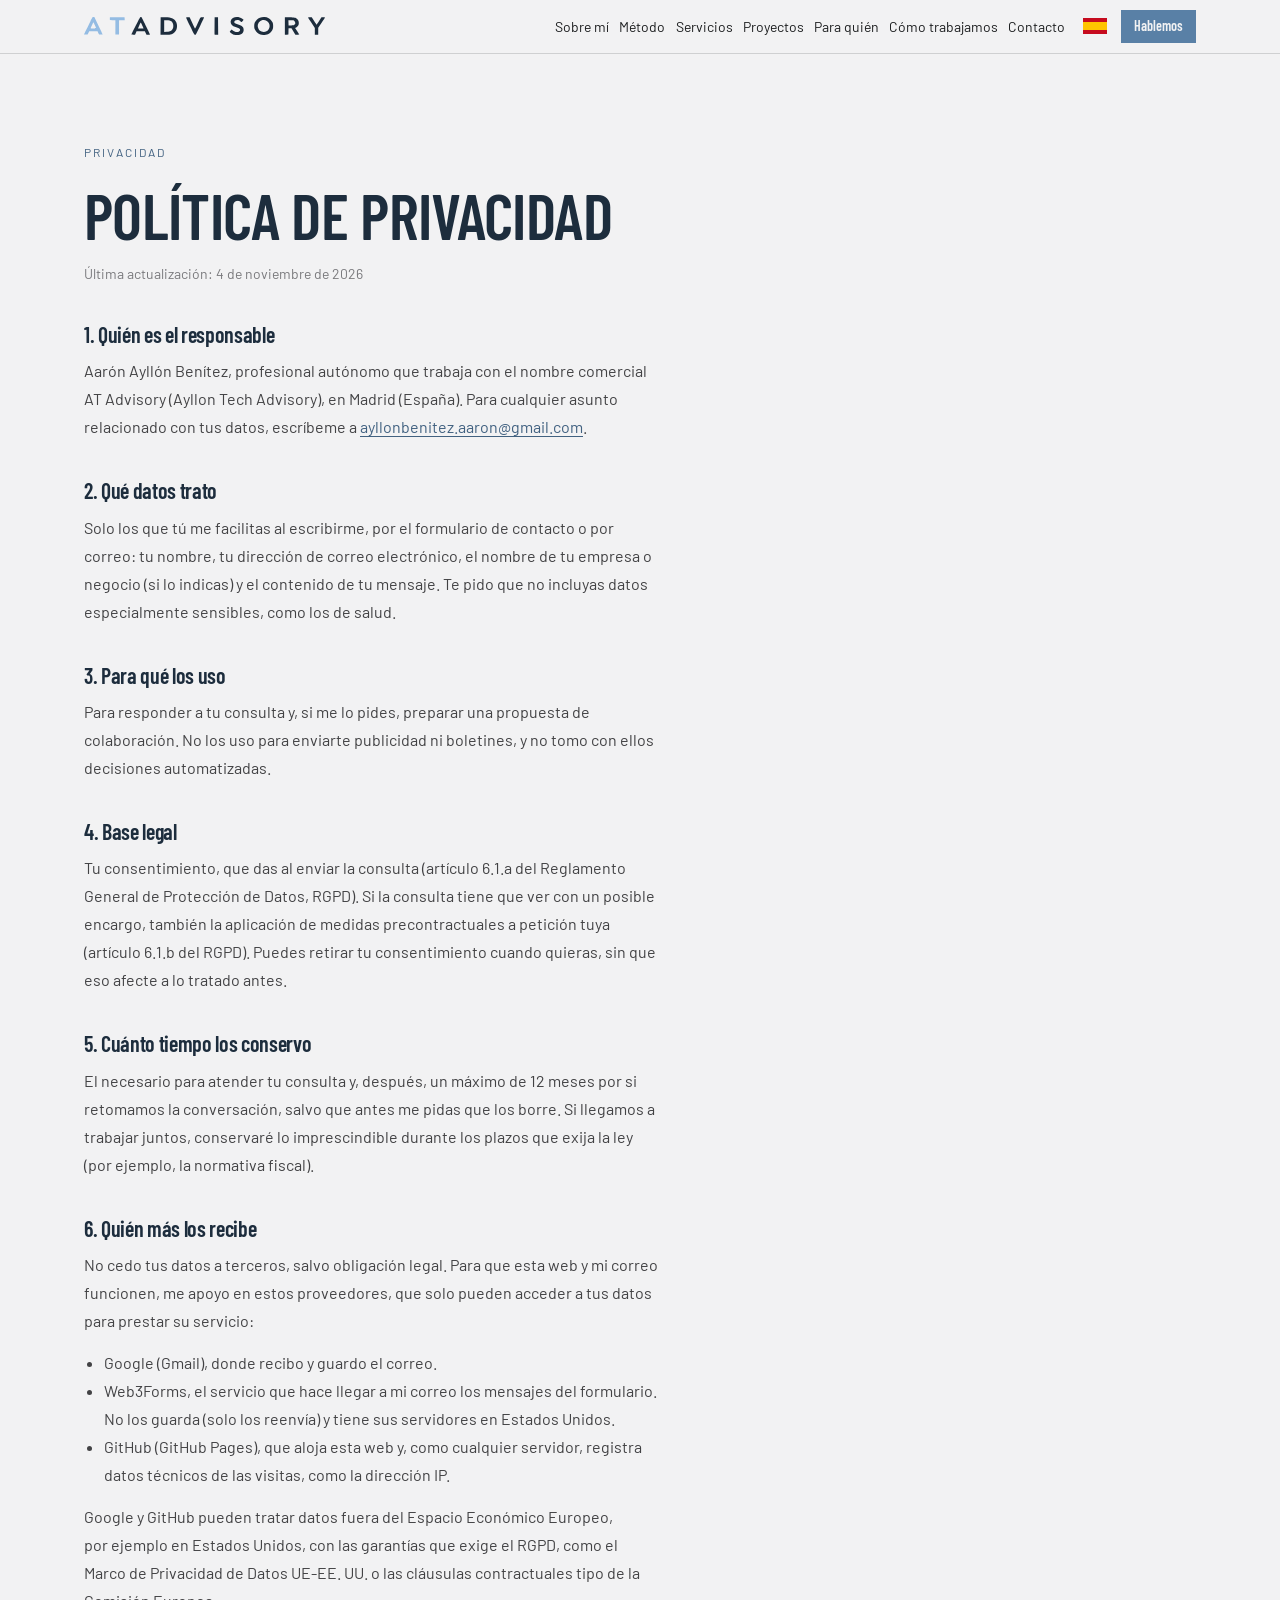
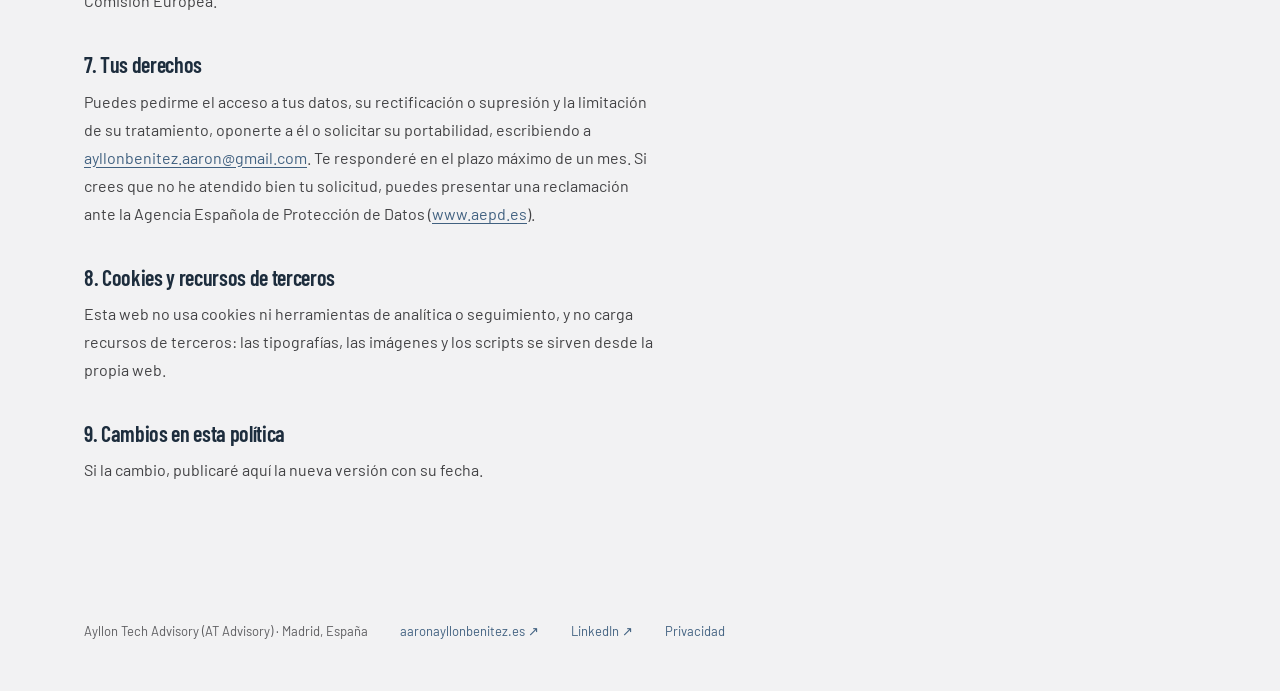
<file: privacidad/index.html>
<!DOCTYPE html>
<!-- Generado por _src/build.py. No edites este archivo: cambia _src/ y vuelve a ejecutar «python _src/build.py». -->
<html lang="es">
<head>
<meta charset="utf-8">
<meta name="viewport" content="width=device-width, initial-scale=1">
<title>Política de privacidad · AT Advisory</title>
<meta name="description" content="Cómo trato los datos que envías por el formulario de contacto o por correo: responsable, finalidad, base legal, conservación, destinatarios y tus derechos.">
<link rel="canonical" href="https://atadvisory.es/privacidad/">
<link rel="alternate" hreflang="es" href="https://atadvisory.es/privacidad/">
<link rel="alternate" hreflang="en" href="https://atadvisory.es/en/privacy/">
<link rel="alternate" hreflang="fr" href="https://atadvisory.es/fr/confidentialite/">
<link rel="alternate" hreflang="x-default" href="https://atadvisory.es/privacidad/">
<meta property="og:type" content="website">
<meta property="og:site_name" content="AT Advisory">
<meta property="og:url" content="https://atadvisory.es/privacidad/">
<meta property="og:title" content="Política de privacidad · AT Advisory">
<meta property="og:description" content="Cómo trato los datos que envías por el formulario de contacto o por correo: responsable, finalidad, base legal, conservación, destinatarios y tus derechos.">
<meta property="og:locale" content="es_ES">
<meta property="og:locale:alternate" content="en_GB">
<meta property="og:locale:alternate" content="fr_FR">
<link rel="icon" type="image/svg+xml" href="../logo-mark.svg">
<link rel="stylesheet" href="../styles.css">
<link rel="stylesheet" href="../assets/site.css">
<script src="../assets/site.js" defer></script>
</head>
<body>

  <header class="nav nav-sticky" style="padding-inline: max(clamp(20px,5vw,64px), calc((100% - 1240px) / 2 + clamp(20px,5vw,64px)))">
    <a class="nav-brand" href="../"><img src="../logo-wordmark.svg" alt="AT Advisory" /></a>
    <input class="nav-toggle-control" id="nav-toggle" type="checkbox" />
    <label class="nav-toggle-label btn btn-ghost" for="nav-toggle" aria-label="Menú"><span></span><span></span><span></span></label>
    <nav class="nav-menu" aria-label="Principal">
      <a href="../#about">Sobre mí</a>
      <a href="../#method">Método</a>
      <a href="../#services">Servicios</a>
      <a href="../#work">Proyectos</a>
      <a href="../#audience">Para quién</a>
      <a href="../#engagement">Cómo trabajamos</a>
      <a href="../#contact">Contacto</a>
    </nav>
    <details class="language-picker">
      <summary class="language-current" aria-label="Idioma"><img src="../flags/es.svg" alt="Español" width="24" /></summary>
      <div class="language-options">
        <a href="./" hreflang="es" lang="es" aria-current="page"><img src="../flags/es.svg" alt="Español" width="24" /></a>
        <a href="../en/privacy/" hreflang="en" lang="en"><img src="../flags/gb.svg" alt="English" width="24" /></a>
        <a href="../fr/confidentialite/" hreflang="fr" lang="fr"><img src="../flags/fr.svg" alt="Français" width="24" /></a>
      </div>
    </details>
    <a href="../#contact" class="nav-cta btn btn-primary" style="text-decoration: none; white-space: nowrap; flex: 0 0 auto">Hablemos</a>
  </header>

<main>

  <section class="legal" style="max-width: 1240px; margin: 0 auto; padding: clamp(56px,7vw,96px) clamp(20px,5vw,64px)">
    <span style="display: block; font-size: 12px; letter-spacing: 0.18em; text-transform: uppercase; color: var(--color-accent-700); margin-bottom: 20px">Privacidad</span>
    <h1 style="font-family: var(--font-heading); font-weight: 600; font-size: clamp(36px,5vw,64px); line-height: 1.02; text-transform: uppercase; letter-spacing: -0.01em; margin: 0 0 16px; color: var(--color-accent-900)">Política de privacidad</h1>
    <p class="legal-updated">Última actualización: 4 de noviembre de 2026</p>
    <div class="legal-body">
      <h2>1. Quién es el responsable</h2>
      <p>Aarón Ayllón Benítez, profesional autónomo que trabaja con el nombre comercial AT Advisory (Ayllon Tech Advisory), en Madrid (España). Para cualquier asunto relacionado con tus datos, escríbeme a <a href="mailto:ayllonbenitez.aaron@gmail.com">ayllonbenitez.aaron@gmail.com</a>.</p>

      <h2>2. Qué datos trato</h2>
      <p>Solo los que tú me facilitas al escribirme, por el formulario de contacto o por correo: tu nombre, tu dirección de correo electrónico, el nombre de tu empresa o negocio (si lo indicas) y el contenido de tu mensaje. Te pido que no incluyas datos especialmente sensibles, como los de salud.</p>

      <h2>3. Para qué los uso</h2>
      <p>Para responder a tu consulta y, si me lo pides, preparar una propuesta de colaboración. No los uso para enviarte publicidad ni boletines, y no tomo con ellos decisiones automatizadas.</p>

      <h2>4. Base legal</h2>
      <p>Tu consentimiento, que das al enviar la consulta (artículo 6.1.a del Reglamento General de Protección de Datos, RGPD). Si la consulta tiene que ver con un posible encargo, también la aplicación de medidas precontractuales a petición tuya (artículo 6.1.b del RGPD). Puedes retirar tu consentimiento cuando quieras, sin que eso afecte a lo tratado antes.</p>

      <h2>5. Cuánto tiempo los conservo</h2>
      <p>El necesario para atender tu consulta y, después, un máximo de 12 meses por si retomamos la conversación, salvo que antes me pidas que los borre. Si llegamos a trabajar juntos, conservaré lo imprescindible durante los plazos que exija la ley (por ejemplo, la normativa fiscal).</p>

      <h2>6. Quién más los recibe</h2>
      <p>No cedo tus datos a terceros, salvo obligación legal. Para que esta web y mi correo funcionen, me apoyo en estos proveedores, que solo pueden acceder a tus datos para prestar su servicio:</p>
      <ul>
        <li>Google (Gmail), donde recibo y guardo el correo.</li>
        <li>Web3Forms, el servicio que hace llegar a mi correo los mensajes del formulario. No los guarda (solo los reenvía) y tiene sus servidores en Estados Unidos.</li>
        <li>GitHub (GitHub Pages), que aloja esta web y, como cualquier servidor, registra datos técnicos de las visitas, como la dirección IP.</li>
      </ul>
      <p>Google y GitHub pueden tratar datos fuera del Espacio Económico Europeo, por ejemplo en Estados Unidos, con las garantías que exige el RGPD, como el Marco de Privacidad de Datos UE-EE. UU. o las cláusulas contractuales tipo de la Comisión Europea.</p>

      <h2>7. Tus derechos</h2>
      <p>Puedes pedirme el acceso a tus datos, su rectificación o supresión y la limitación de su tratamiento, oponerte a él o solicitar su portabilidad, escribiendo a <a href="mailto:ayllonbenitez.aaron@gmail.com">ayllonbenitez.aaron@gmail.com</a>. Te responderé en el plazo máximo de un mes. Si crees que no he atendido bien tu solicitud, puedes presentar una reclamación ante la Agencia Española de Protección de Datos (<a href="https://www.aepd.es" target="_blank" rel="noopener">www.aepd.es</a>).</p>

      <h2>8. Cookies y recursos de terceros</h2>
      <p>Esta web no usa cookies ni herramientas de analítica o seguimiento, y no carga recursos de terceros: las tipografías, las imágenes y los scripts se sirven desde la propia web.</p>

      <h2>9. Cambios en esta política</h2>
      <p>Si la cambio, publicaré aquí la nueva versión con su fecha.</p>
    </div>
  </section>

</main>

  <footer style="max-width: 1240px; margin: 0 auto; padding: 32px clamp(20px,5vw,64px) 48px; font-size: 13px; line-height: 1.8; display: flex; flex-wrap: wrap; gap: 8px 32px; color: var(--color-neutral-700)">
    <span>Ayllon Tech Advisory (AT Advisory) · Madrid,&nbsp;España</span>
    <a href="https://aaronayllonbenitez.es" target="_blank" rel="noopener">aaronayllonbenitez.es ↗</a>
    <a href="https://www.linkedin.com/in/aar%C3%B3n-ayll%C3%B3n-ben%C3%ADtez-ph-d-b5599158/" target="_blank" rel="noopener">LinkedIn ↗</a>
    <a href="./">Privacidad</a>
  </footer>
</body>
</html>
</file>
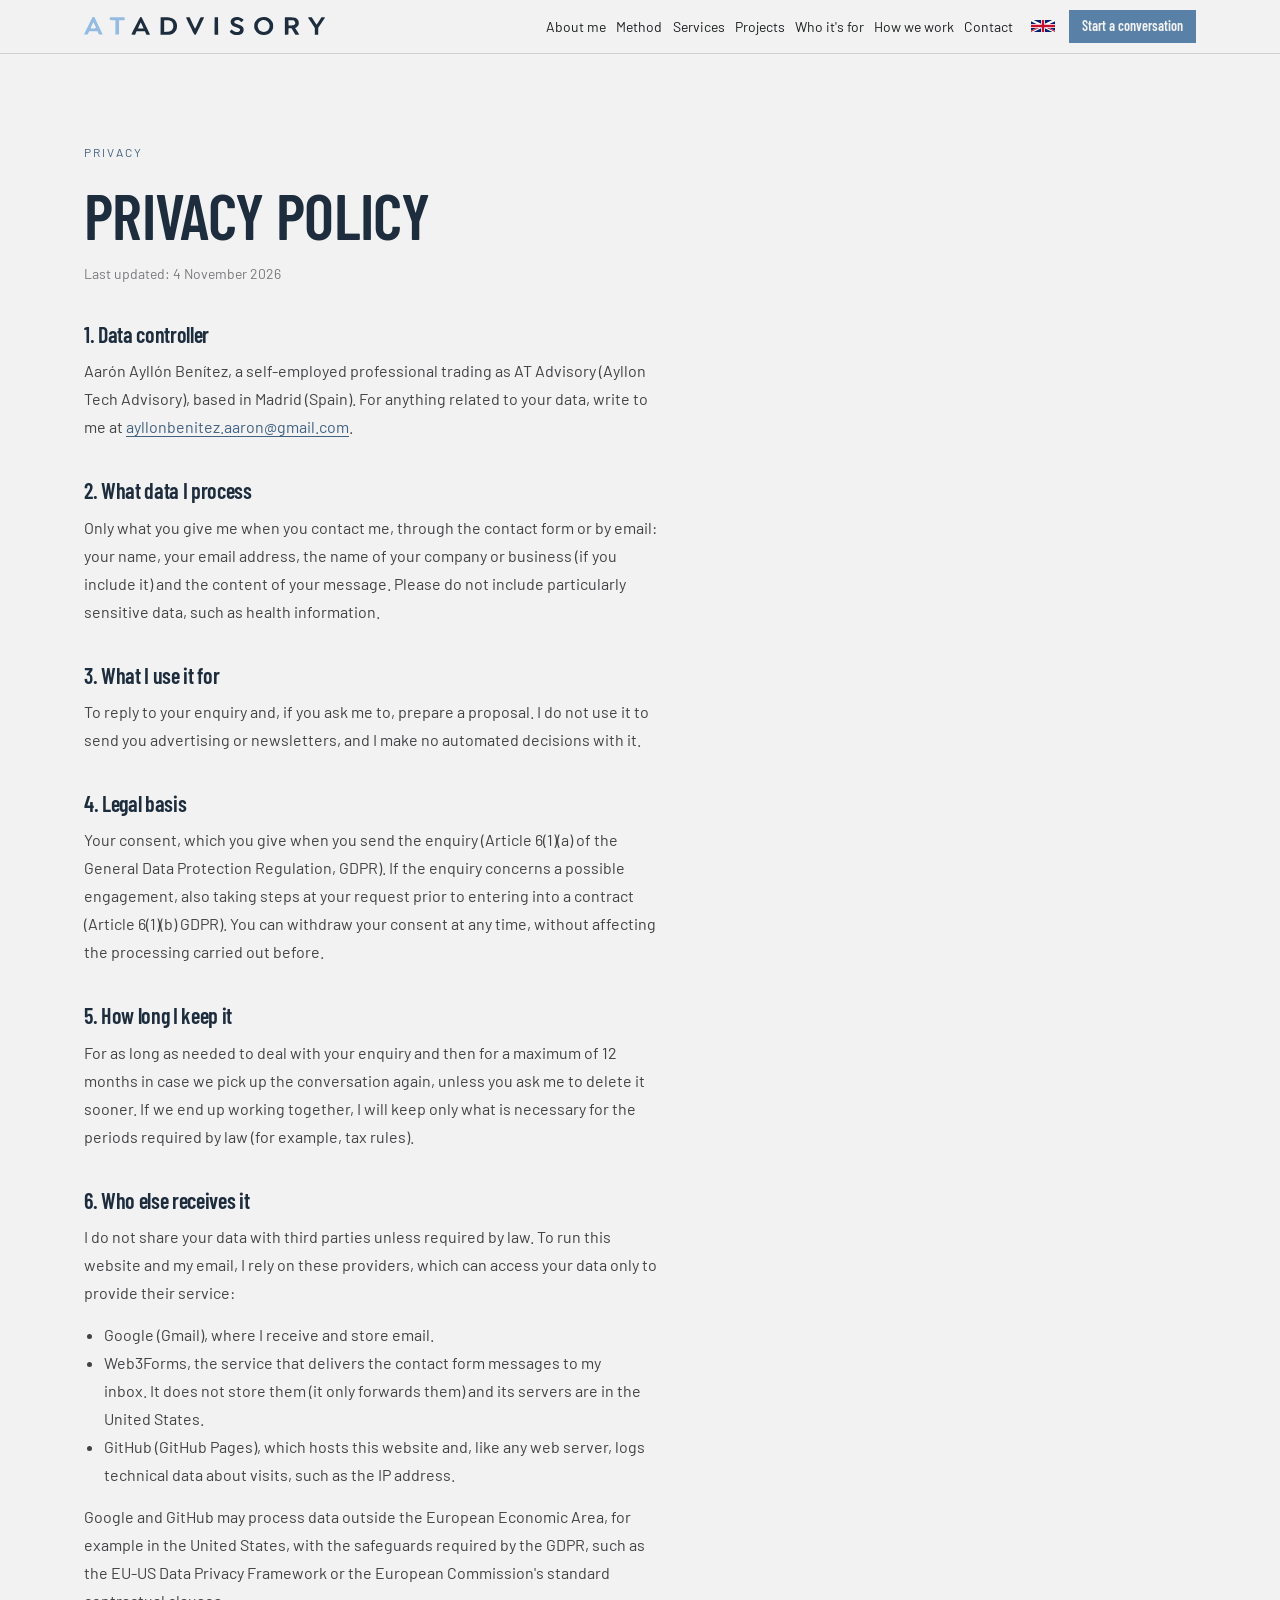
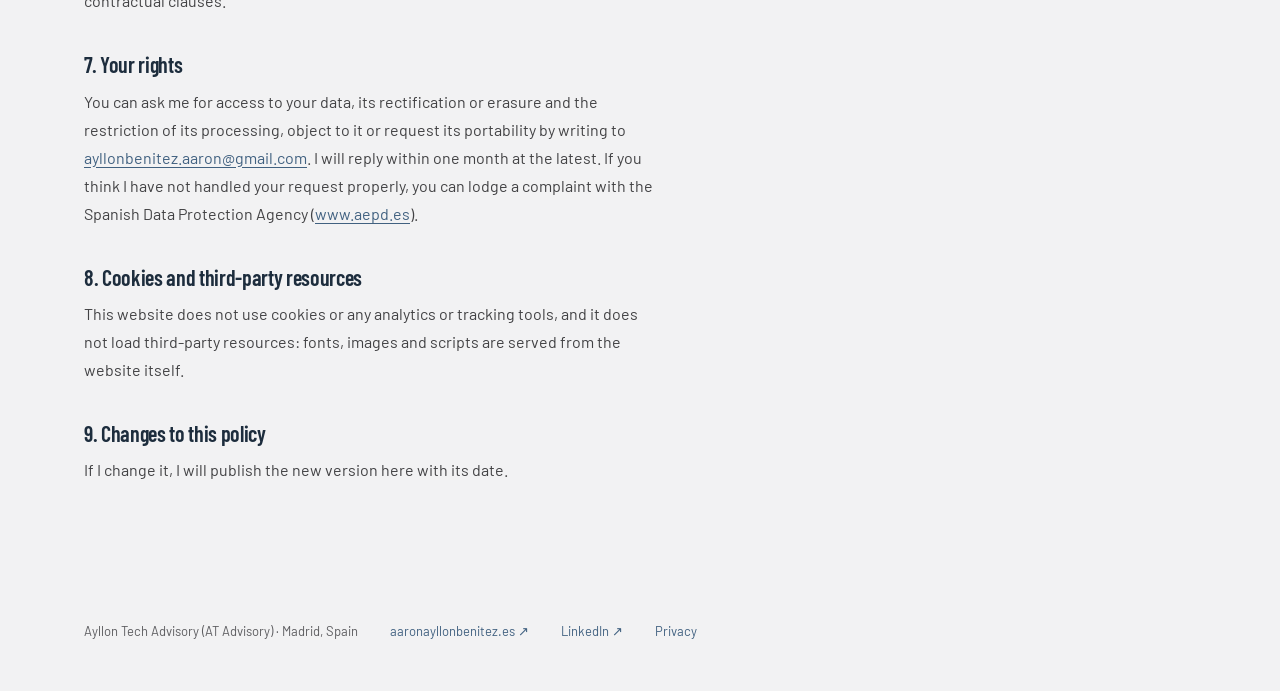
<file: en/privacy/index.html>
<!DOCTYPE html>
<!-- Generado por _src/build.py. No edites este archivo: cambia _src/ y vuelve a ejecutar «python _src/build.py». -->
<html lang="en">
<head>
<meta charset="utf-8">
<meta name="viewport" content="width=device-width, initial-scale=1">
<title>Privacy policy · AT Advisory</title>
<meta name="description" content="How I handle the data you send through the contact form or by email: controller, purpose, legal basis, retention, recipients and your rights.">
<link rel="canonical" href="https://atadvisory.es/en/privacy/">
<link rel="alternate" hreflang="es" href="https://atadvisory.es/privacidad/">
<link rel="alternate" hreflang="en" href="https://atadvisory.es/en/privacy/">
<link rel="alternate" hreflang="fr" href="https://atadvisory.es/fr/confidentialite/">
<link rel="alternate" hreflang="x-default" href="https://atadvisory.es/privacidad/">
<meta property="og:type" content="website">
<meta property="og:site_name" content="AT Advisory">
<meta property="og:url" content="https://atadvisory.es/en/privacy/">
<meta property="og:title" content="Privacy policy · AT Advisory">
<meta property="og:description" content="How I handle the data you send through the contact form or by email: controller, purpose, legal basis, retention, recipients and your rights.">
<meta property="og:locale" content="en_GB">
<meta property="og:locale:alternate" content="es_ES">
<meta property="og:locale:alternate" content="fr_FR">
<link rel="icon" type="image/svg+xml" href="../../logo-mark.svg">
<link rel="stylesheet" href="../../styles.css">
<link rel="stylesheet" href="../../assets/site.css">
<script src="../../assets/site.js" defer></script>
</head>
<body>

  <header class="nav nav-sticky" style="padding-inline: max(clamp(20px,5vw,64px), calc((100% - 1240px) / 2 + clamp(20px,5vw,64px)))">
    <a class="nav-brand" href="../"><img src="../../logo-wordmark.svg" alt="AT Advisory" /></a>
    <input class="nav-toggle-control" id="nav-toggle" type="checkbox" />
    <label class="nav-toggle-label btn btn-ghost" for="nav-toggle" aria-label="Menu"><span></span><span></span><span></span></label>
    <nav class="nav-menu" aria-label="Main">
      <a href="../#about">About me</a>
      <a href="../#method">Method</a>
      <a href="../#services">Services</a>
      <a href="../#work">Projects</a>
      <a href="../#audience">Who it's for</a>
      <a href="../#engagement">How we work</a>
      <a href="../#contact">Contact</a>
    </nav>
    <details class="language-picker">
      <summary class="language-current" aria-label="Language"><img src="../../flags/gb.svg" alt="English" width="24" /></summary>
      <div class="language-options">
        <a href="../../privacidad/" hreflang="es" lang="es"><img src="../../flags/es.svg" alt="Español" width="24" /></a>
        <a href="./" hreflang="en" lang="en" aria-current="page"><img src="../../flags/gb.svg" alt="English" width="24" /></a>
        <a href="../../fr/confidentialite/" hreflang="fr" lang="fr"><img src="../../flags/fr.svg" alt="Français" width="24" /></a>
      </div>
    </details>
    <a href="../#contact" class="nav-cta btn btn-primary" style="text-decoration: none; white-space: nowrap; flex: 0 0 auto">Start a conversation</a>
  </header>

<main>

  <section class="legal" style="max-width: 1240px; margin: 0 auto; padding: clamp(56px,7vw,96px) clamp(20px,5vw,64px)">
    <span style="display: block; font-size: 12px; letter-spacing: 0.18em; text-transform: uppercase; color: var(--color-accent-700); margin-bottom: 20px">Privacy</span>
    <h1 style="font-family: var(--font-heading); font-weight: 600; font-size: clamp(36px,5vw,64px); line-height: 1.02; text-transform: uppercase; letter-spacing: -0.01em; margin: 0 0 16px; color: var(--color-accent-900)">Privacy policy</h1>
    <p class="legal-updated">Last updated: 4 November 2026</p>
    <div class="legal-body">
      <h2>1. Data controller</h2>
      <p>Aarón Ayllón Benítez, a self-employed professional trading as AT Advisory (Ayllon Tech Advisory), based in Madrid (Spain). For anything related to your data, write to me at <a href="mailto:ayllonbenitez.aaron@gmail.com">ayllonbenitez.aaron@gmail.com</a>.</p>

      <h2>2. What data I process</h2>
      <p>Only what you give me when you contact me, through the contact form or by email: your name, your email address, the name of your company or business (if you include it) and the content of your message. Please do not include particularly sensitive data, such as health information.</p>

      <h2>3. What I use it for</h2>
      <p>To reply to your enquiry and, if you ask me to, prepare a proposal. I do not use it to send you advertising or newsletters, and I make no automated decisions with it.</p>

      <h2>4. Legal basis</h2>
      <p>Your consent, which you give when you send the enquiry (Article 6(1)(a) of the General Data Protection Regulation, GDPR). If the enquiry concerns a possible engagement, also taking steps at your request prior to entering into a contract (Article 6(1)(b) GDPR). You can withdraw your consent at any time, without affecting the processing carried out before.</p>

      <h2>5. How long I keep it</h2>
      <p>For as long as needed to deal with your enquiry and then for a maximum of 12 months in case we pick up the conversation again, unless you ask me to delete it sooner. If we end up working together, I will keep only what is necessary for the periods required by law (for example, tax rules).</p>

      <h2>6. Who else receives it</h2>
      <p>I do not share your data with third parties unless required by law. To run this website and my email, I rely on these providers, which can access your data only to provide their service:</p>
      <ul>
        <li>Google (Gmail), where I receive and store email.</li>
        <li>Web3Forms, the service that delivers the contact form messages to my inbox. It does not store them (it only forwards them) and its servers are in the United States.</li>
        <li>GitHub (GitHub Pages), which hosts this website and, like any web server, logs technical data about visits, such as the IP address.</li>
      </ul>
      <p>Google and GitHub may process data outside the European Economic Area, for example in the United States, with the safeguards required by the GDPR, such as the EU-US Data Privacy Framework or the European Commission's standard contractual clauses.</p>

      <h2>7. Your rights</h2>
      <p>You can ask me for access to your data, its rectification or erasure and the restriction of its processing, object to it or request its portability by writing to <a href="mailto:ayllonbenitez.aaron@gmail.com">ayllonbenitez.aaron@gmail.com</a>. I will reply within one month at the latest. If you think I have not handled your request properly, you can lodge a complaint with the Spanish Data Protection Agency (<a href="https://www.aepd.es" target="_blank" rel="noopener">www.aepd.es</a>).</p>

      <h2>8. Cookies and third-party resources</h2>
      <p>This website does not use cookies or any analytics or tracking tools, and it does not load third-party resources: fonts, images and scripts are served from the website itself.</p>

      <h2>9. Changes to this policy</h2>
      <p>If I change it, I will publish the new version here with its date.</p>
    </div>
  </section>

</main>

  <footer style="max-width: 1240px; margin: 0 auto; padding: 32px clamp(20px,5vw,64px) 48px; font-size: 13px; line-height: 1.8; display: flex; flex-wrap: wrap; gap: 8px 32px; color: var(--color-neutral-700)">
    <span>Ayllon Tech Advisory (AT Advisory) · Madrid,&nbsp;Spain</span>
    <a href="https://aaronayllonbenitez.es" target="_blank" rel="noopener">aaronayllonbenitez.es ↗</a>
    <a href="https://www.linkedin.com/in/aar%C3%B3n-ayll%C3%B3n-ben%C3%ADtez-ph-d-b5599158/" target="_blank" rel="noopener">LinkedIn ↗</a>
    <a href="./">Privacy</a>
  </footer>
</body>
</html>
</file>
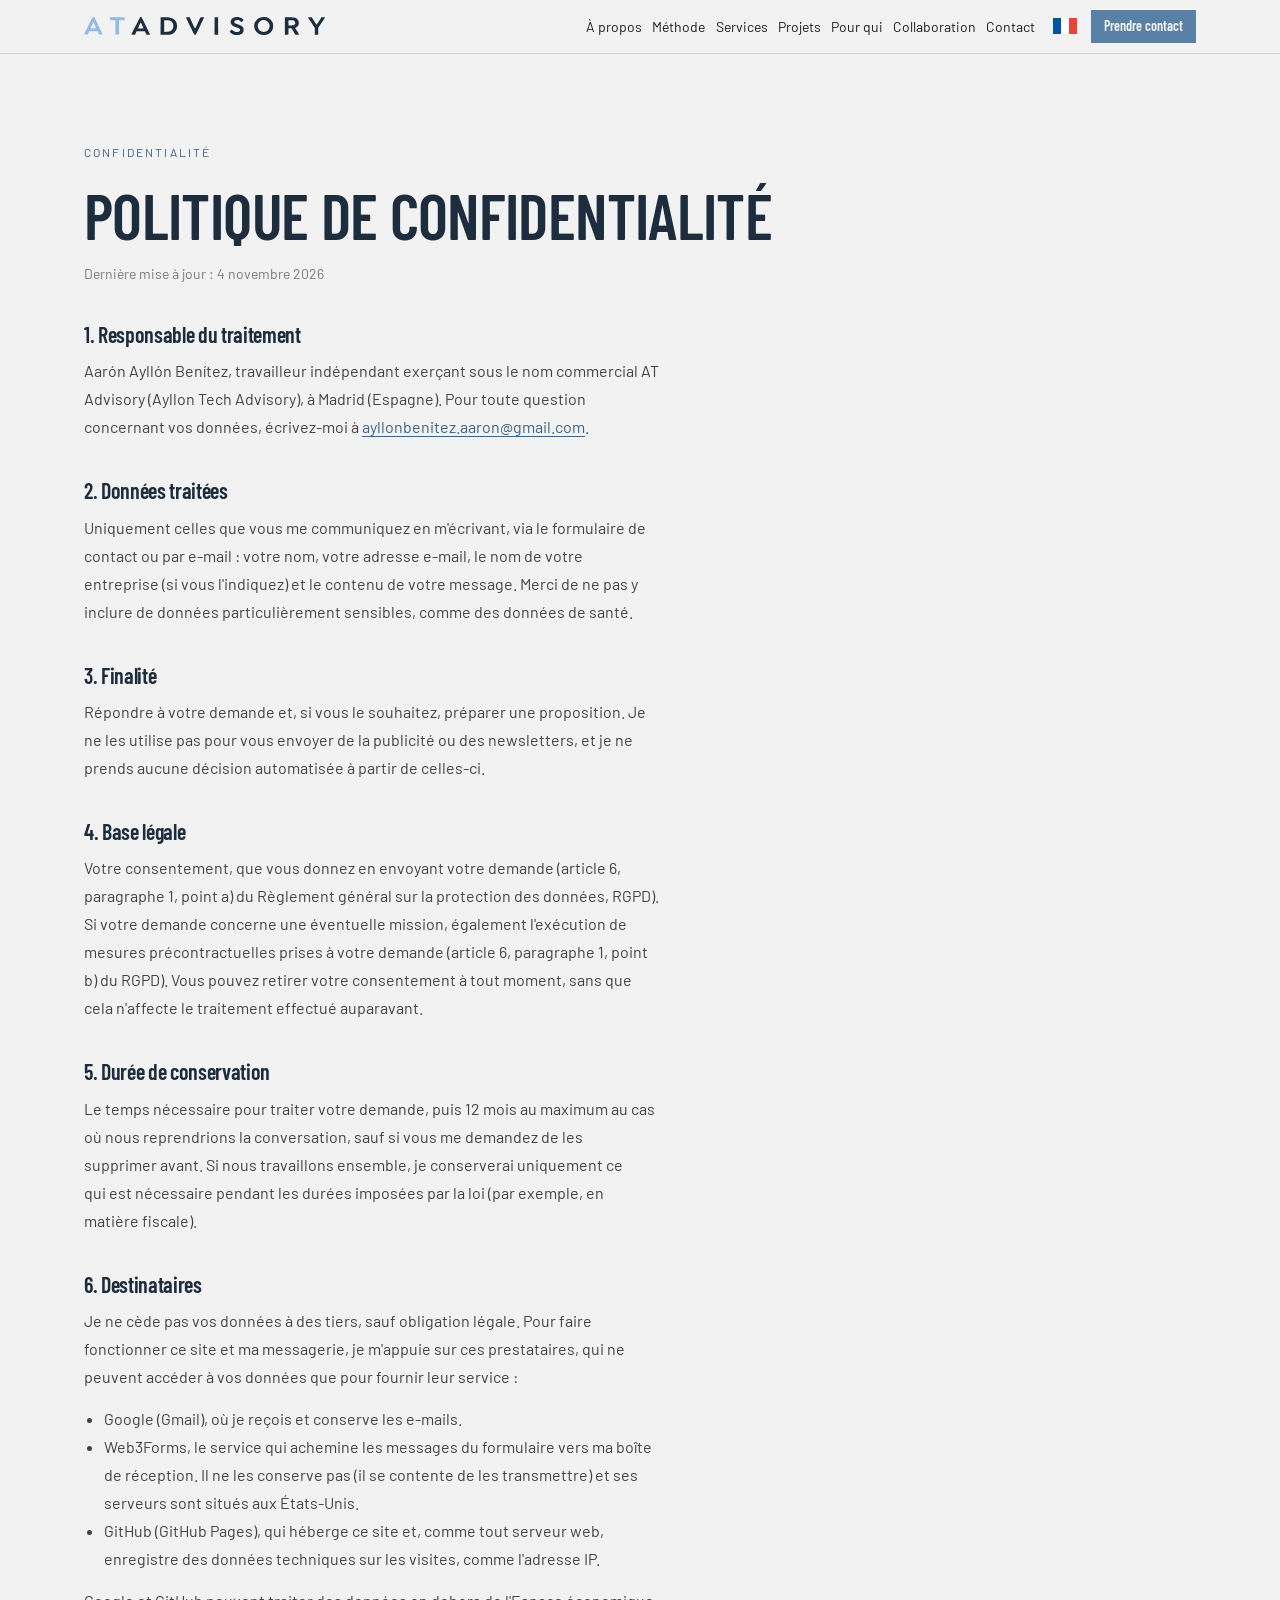
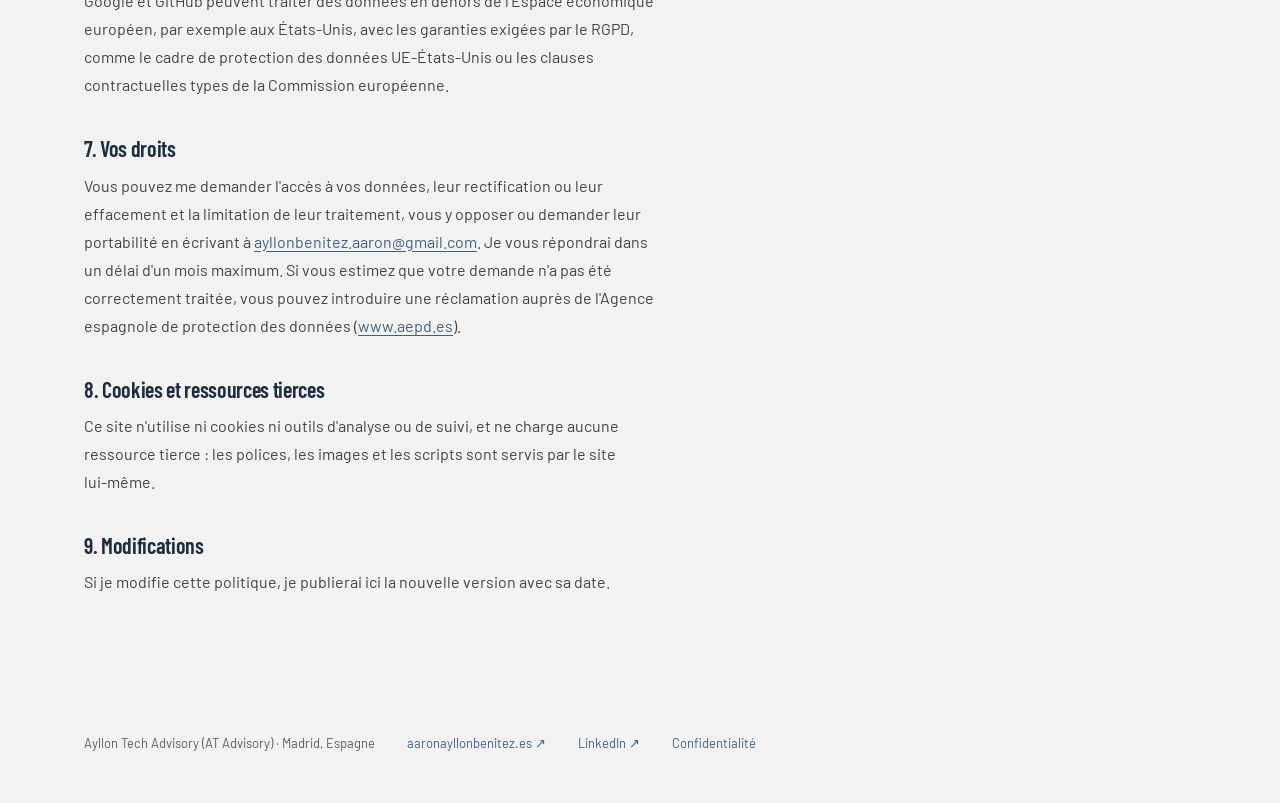
<file: fr/confidentialite/index.html>
<!DOCTYPE html>
<!-- Generado por _src/build.py. No edites este archivo: cambia _src/ y vuelve a ejecutar «python _src/build.py». -->
<html lang="fr">
<head>
<meta charset="utf-8">
<meta name="viewport" content="width=device-width, initial-scale=1">
<title>Politique de confidentialité · AT Advisory</title>
<meta name="description" content="Comment je traite les données envoyées via le formulaire de contact ou par e-mail : responsable, finalité, base légale, conservation, destinataires et vos droits.">
<link rel="canonical" href="https://atadvisory.es/fr/confidentialite/">
<link rel="alternate" hreflang="es" href="https://atadvisory.es/privacidad/">
<link rel="alternate" hreflang="en" href="https://atadvisory.es/en/privacy/">
<link rel="alternate" hreflang="fr" href="https://atadvisory.es/fr/confidentialite/">
<link rel="alternate" hreflang="x-default" href="https://atadvisory.es/privacidad/">
<meta property="og:type" content="website">
<meta property="og:site_name" content="AT Advisory">
<meta property="og:url" content="https://atadvisory.es/fr/confidentialite/">
<meta property="og:title" content="Politique de confidentialité · AT Advisory">
<meta property="og:description" content="Comment je traite les données envoyées via le formulaire de contact ou par e-mail : responsable, finalité, base légale, conservation, destinataires et vos droits.">
<meta property="og:locale" content="fr_FR">
<meta property="og:locale:alternate" content="es_ES">
<meta property="og:locale:alternate" content="en_GB">
<link rel="icon" type="image/svg+xml" href="../../logo-mark.svg">
<link rel="stylesheet" href="../../styles.css">
<link rel="stylesheet" href="../../assets/site.css">
<script src="../../assets/site.js" defer></script>
</head>
<body>

  <header class="nav nav-sticky" style="padding-inline: max(clamp(20px,5vw,64px), calc((100% - 1240px) / 2 + clamp(20px,5vw,64px)))">
    <a class="nav-brand" href="../"><img src="../../logo-wordmark.svg" alt="AT Advisory" /></a>
    <input class="nav-toggle-control" id="nav-toggle" type="checkbox" />
    <label class="nav-toggle-label btn btn-ghost" for="nav-toggle" aria-label="Menu"><span></span><span></span><span></span></label>
    <nav class="nav-menu" aria-label="Principal">
      <a href="../#about">À propos</a>
      <a href="../#method">Méthode</a>
      <a href="../#services">Services</a>
      <a href="../#work">Projets</a>
      <a href="../#audience">Pour qui</a>
      <a href="../#engagement">Collaboration</a>
      <a href="../#contact">Contact</a>
    </nav>
    <details class="language-picker">
      <summary class="language-current" aria-label="Langue"><img src="../../flags/fr.svg" alt="Français" width="24" /></summary>
      <div class="language-options">
        <a href="../../privacidad/" hreflang="es" lang="es"><img src="../../flags/es.svg" alt="Español" width="24" /></a>
        <a href="../../en/privacy/" hreflang="en" lang="en"><img src="../../flags/gb.svg" alt="English" width="24" /></a>
        <a href="./" hreflang="fr" lang="fr" aria-current="page"><img src="../../flags/fr.svg" alt="Français" width="24" /></a>
      </div>
    </details>
    <a href="../#contact" class="nav-cta btn btn-primary" style="text-decoration: none; white-space: nowrap; flex: 0 0 auto">Prendre contact</a>
  </header>

<main>

  <section class="legal" style="max-width: 1240px; margin: 0 auto; padding: clamp(56px,7vw,96px) clamp(20px,5vw,64px)">
    <span style="display: block; font-size: 12px; letter-spacing: 0.18em; text-transform: uppercase; color: var(--color-accent-700); margin-bottom: 20px">Confidentialité</span>
    <h1 style="font-family: var(--font-heading); font-weight: 600; font-size: clamp(36px,5vw,64px); line-height: 1.02; text-transform: uppercase; letter-spacing: -0.01em; margin: 0 0 16px; color: var(--color-accent-900)">Politique de confidentialité</h1>
    <p class="legal-updated">Dernière mise à jour : 4 novembre 2026</p>
    <div class="legal-body">
      <h2>1. Responsable du traitement</h2>
      <p>Aarón Ayllón Benítez, travailleur indépendant exerçant sous le nom commercial AT Advisory (Ayllon Tech Advisory), à Madrid (Espagne). Pour toute question concernant vos données, écrivez-moi à <a href="mailto:ayllonbenitez.aaron@gmail.com">ayllonbenitez.aaron@gmail.com</a>.</p>

      <h2>2. Données traitées</h2>
      <p>Uniquement celles que vous me communiquez en m'écrivant, via le formulaire de contact ou par e-mail : votre nom, votre adresse e-mail, le nom de votre entreprise (si vous l'indiquez) et le contenu de votre message. Merci de ne pas y inclure de données particulièrement sensibles, comme des données de santé.</p>

      <h2>3. Finalité</h2>
      <p>Répondre à votre demande et, si vous le souhaitez, préparer une proposition. Je ne les utilise pas pour vous envoyer de la publicité ou des newsletters, et je ne prends aucune décision automatisée à partir de celles-ci.</p>

      <h2>4. Base légale</h2>
      <p>Votre consentement, que vous donnez en envoyant votre demande (article 6, paragraphe 1, point a) du Règlement général sur la protection des données, RGPD). Si votre demande concerne une éventuelle mission, également l'exécution de mesures précontractuelles prises à votre demande (article 6, paragraphe 1, point b) du RGPD). Vous pouvez retirer votre consentement à tout moment, sans que cela n'affecte le traitement effectué auparavant.</p>

      <h2>5. Durée de conservation</h2>
      <p>Le temps nécessaire pour traiter votre demande, puis 12 mois au maximum au cas où nous reprendrions la conversation, sauf si vous me demandez de les supprimer avant. Si nous travaillons ensemble, je conserverai uniquement ce qui est nécessaire pendant les durées imposées par la loi (par exemple, en matière fiscale).</p>

      <h2>6. Destinataires</h2>
      <p>Je ne cède pas vos données à des tiers, sauf obligation légale. Pour faire fonctionner ce site et ma messagerie, je m'appuie sur ces prestataires, qui ne peuvent accéder à vos données que pour fournir leur service :</p>
      <ul>
        <li>Google (Gmail), où je reçois et conserve les e-mails.</li>
        <li>Web3Forms, le service qui achemine les messages du formulaire vers ma boîte de réception. Il ne les conserve pas (il se contente de les transmettre) et ses serveurs sont situés aux États-Unis.</li>
        <li>GitHub (GitHub Pages), qui héberge ce site et, comme tout serveur web, enregistre des données techniques sur les visites, comme l'adresse IP.</li>
      </ul>
      <p>Google et GitHub peuvent traiter des données en dehors de l'Espace économique européen, par exemple aux États-Unis, avec les garanties exigées par le RGPD, comme le cadre de protection des données UE-États-Unis ou les clauses contractuelles types de la Commission européenne.</p>

      <h2>7. Vos droits</h2>
      <p>Vous pouvez me demander l'accès à vos données, leur rectification ou leur effacement et la limitation de leur traitement, vous y opposer ou demander leur portabilité en écrivant à <a href="mailto:ayllonbenitez.aaron@gmail.com">ayllonbenitez.aaron@gmail.com</a>. Je vous répondrai dans un délai d'un mois maximum. Si vous estimez que votre demande n'a pas été correctement traitée, vous pouvez introduire une réclamation auprès de l'Agence espagnole de protection des données (<a href="https://www.aepd.es" target="_blank" rel="noopener">www.aepd.es</a>).</p>

      <h2>8. Cookies et ressources tierces</h2>
      <p>Ce site n'utilise ni cookies ni outils d'analyse ou de suivi, et ne charge aucune ressource tierce : les polices, les images et les scripts sont servis par le site lui-même.</p>

      <h2>9. Modifications</h2>
      <p>Si je modifie cette politique, je publierai ici la nouvelle version avec sa date.</p>
    </div>
  </section>

</main>

  <footer style="max-width: 1240px; margin: 0 auto; padding: 32px clamp(20px,5vw,64px) 48px; font-size: 13px; line-height: 1.8; display: flex; flex-wrap: wrap; gap: 8px 32px; color: var(--color-neutral-700)">
    <span>Ayllon Tech Advisory (AT Advisory) · Madrid,&nbsp;Espagne</span>
    <a href="https://aaronayllonbenitez.es" target="_blank" rel="noopener">aaronayllonbenitez.es ↗</a>
    <a href="https://www.linkedin.com/in/aar%C3%B3n-ayll%C3%B3n-ben%C3%ADtez-ph-d-b5599158/" target="_blank" rel="noopener">LinkedIn ↗</a>
    <a href="./">Confidentialité</a>
  </footer>
</body>
</html>
</file>
<file: styles.css>
/* Industry — design-system tokens and component classes. This file is the source of truth for the system's look; retune it here and see readme.md. */
/* Barlow y Barlow Condensed (SIL Open Font License 1.1, ver assets/fonts/OFL.txt), alojadas en la propia web:
   mismos archivos y subconjuntos que servía Google Fonts, sin enviar la IP de los visitantes a terceros. */
/* vietnamese */
@font-face {
  font-family: 'Barlow';
  font-style: normal;
  font-weight: 400;
  font-display: swap;
  src: url('assets/fonts/barlow-400-vietnamese.woff2') format('woff2');
  unicode-range: U+0102-0103, U+0110-0111, U+0128-0129, U+0168-0169, U+01A0-01A1, U+01AF-01B0, U+0300-0301, U+0303-0304, U+0308-0309, U+0323, U+0329, U+1EA0-1EF9, U+20AB;
}
/* latin-ext */
@font-face {
  font-family: 'Barlow';
  font-style: normal;
  font-weight: 400;
  font-display: swap;
  src: url('assets/fonts/barlow-400-latin-ext.woff2') format('woff2');
  unicode-range: U+0100-02BA, U+02BD-02C5, U+02C7-02CC, U+02CE-02D7, U+02DD-02FF, U+0304, U+0308, U+0329, U+1D00-1DBF, U+1E00-1E9F, U+1EF2-1EFF, U+2020, U+20A0-20AB, U+20AD-20C4, U+2113, U+2C60-2C7F, U+A720-A7FF;
}
/* latin */
@font-face {
  font-family: 'Barlow';
  font-style: normal;
  font-weight: 400;
  font-display: swap;
  src: url('assets/fonts/barlow-400-latin.woff2') format('woff2');
  unicode-range: U+0000-00FF, U+0131, U+0152-0153, U+02BB-02BC, U+02C6, U+02DA, U+02DC, U+0304, U+0308, U+0329, U+2000-206F, U+20AC, U+2122, U+2191, U+2193, U+2212, U+2215, U+FEFF, U+FFFD;
}
/* vietnamese */
@font-face {
  font-family: 'Barlow';
  font-style: normal;
  font-weight: 500;
  font-display: swap;
  src: url('assets/fonts/barlow-500-vietnamese.woff2') format('woff2');
  unicode-range: U+0102-0103, U+0110-0111, U+0128-0129, U+0168-0169, U+01A0-01A1, U+01AF-01B0, U+0300-0301, U+0303-0304, U+0308-0309, U+0323, U+0329, U+1EA0-1EF9, U+20AB;
}
/* latin-ext */
@font-face {
  font-family: 'Barlow';
  font-style: normal;
  font-weight: 500;
  font-display: swap;
  src: url('assets/fonts/barlow-500-latin-ext.woff2') format('woff2');
  unicode-range: U+0100-02BA, U+02BD-02C5, U+02C7-02CC, U+02CE-02D7, U+02DD-02FF, U+0304, U+0308, U+0329, U+1D00-1DBF, U+1E00-1E9F, U+1EF2-1EFF, U+2020, U+20A0-20AB, U+20AD-20C4, U+2113, U+2C60-2C7F, U+A720-A7FF;
}
/* latin */
@font-face {
  font-family: 'Barlow';
  font-style: normal;
  font-weight: 500;
  font-display: swap;
  src: url('assets/fonts/barlow-500-latin.woff2') format('woff2');
  unicode-range: U+0000-00FF, U+0131, U+0152-0153, U+02BB-02BC, U+02C6, U+02DA, U+02DC, U+0304, U+0308, U+0329, U+2000-206F, U+20AC, U+2122, U+2191, U+2193, U+2212, U+2215, U+FEFF, U+FFFD;
}
/* vietnamese */
@font-face {
  font-family: 'Barlow';
  font-style: normal;
  font-weight: 700;
  font-display: swap;
  src: url('assets/fonts/barlow-700-vietnamese.woff2') format('woff2');
  unicode-range: U+0102-0103, U+0110-0111, U+0128-0129, U+0168-0169, U+01A0-01A1, U+01AF-01B0, U+0300-0301, U+0303-0304, U+0308-0309, U+0323, U+0329, U+1EA0-1EF9, U+20AB;
}
/* latin-ext */
@font-face {
  font-family: 'Barlow';
  font-style: normal;
  font-weight: 700;
  font-display: swap;
  src: url('assets/fonts/barlow-700-latin-ext.woff2') format('woff2');
  unicode-range: U+0100-02BA, U+02BD-02C5, U+02C7-02CC, U+02CE-02D7, U+02DD-02FF, U+0304, U+0308, U+0329, U+1D00-1DBF, U+1E00-1E9F, U+1EF2-1EFF, U+2020, U+20A0-20AB, U+20AD-20C4, U+2113, U+2C60-2C7F, U+A720-A7FF;
}
/* latin */
@font-face {
  font-family: 'Barlow';
  font-style: normal;
  font-weight: 700;
  font-display: swap;
  src: url('assets/fonts/barlow-700-latin.woff2') format('woff2');
  unicode-range: U+0000-00FF, U+0131, U+0152-0153, U+02BB-02BC, U+02C6, U+02DA, U+02DC, U+0304, U+0308, U+0329, U+2000-206F, U+20AC, U+2122, U+2191, U+2193, U+2212, U+2215, U+FEFF, U+FFFD;
}
/* vietnamese */
@font-face {
  font-family: 'Barlow Condensed';
  font-style: normal;
  font-weight: 400;
  font-display: swap;
  src: url('assets/fonts/barlow-condensed-400-vietnamese.woff2') format('woff2');
  unicode-range: U+0102-0103, U+0110-0111, U+0128-0129, U+0168-0169, U+01A0-01A1, U+01AF-01B0, U+0300-0301, U+0303-0304, U+0308-0309, U+0323, U+0329, U+1EA0-1EF9, U+20AB;
}
/* latin-ext */
@font-face {
  font-family: 'Barlow Condensed';
  font-style: normal;
  font-weight: 400;
  font-display: swap;
  src: url('assets/fonts/barlow-condensed-400-latin-ext.woff2') format('woff2');
  unicode-range: U+0100-02BA, U+02BD-02C5, U+02C7-02CC, U+02CE-02D7, U+02DD-02FF, U+0304, U+0308, U+0329, U+1D00-1DBF, U+1E00-1E9F, U+1EF2-1EFF, U+2020, U+20A0-20AB, U+20AD-20C4, U+2113, U+2C60-2C7F, U+A720-A7FF;
}
/* latin */
@font-face {
  font-family: 'Barlow Condensed';
  font-style: normal;
  font-weight: 400;
  font-display: swap;
  src: url('assets/fonts/barlow-condensed-400-latin.woff2') format('woff2');
  unicode-range: U+0000-00FF, U+0131, U+0152-0153, U+02BB-02BC, U+02C6, U+02DA, U+02DC, U+0304, U+0308, U+0329, U+2000-206F, U+20AC, U+2122, U+2191, U+2193, U+2212, U+2215, U+FEFF, U+FFFD;
}
/* vietnamese */
@font-face {
  font-family: 'Barlow Condensed';
  font-style: normal;
  font-weight: 600;
  font-display: swap;
  src: url('assets/fonts/barlow-condensed-600-vietnamese.woff2') format('woff2');
  unicode-range: U+0102-0103, U+0110-0111, U+0128-0129, U+0168-0169, U+01A0-01A1, U+01AF-01B0, U+0300-0301, U+0303-0304, U+0308-0309, U+0323, U+0329, U+1EA0-1EF9, U+20AB;
}
/* latin-ext */
@font-face {
  font-family: 'Barlow Condensed';
  font-style: normal;
  font-weight: 600;
  font-display: swap;
  src: url('assets/fonts/barlow-condensed-600-latin-ext.woff2') format('woff2');
  unicode-range: U+0100-02BA, U+02BD-02C5, U+02C7-02CC, U+02CE-02D7, U+02DD-02FF, U+0304, U+0308, U+0329, U+1D00-1DBF, U+1E00-1E9F, U+1EF2-1EFF, U+2020, U+20A0-20AB, U+20AD-20C4, U+2113, U+2C60-2C7F, U+A720-A7FF;
}
/* latin */
@font-face {
  font-family: 'Barlow Condensed';
  font-style: normal;
  font-weight: 600;
  font-display: swap;
  src: url('assets/fonts/barlow-condensed-600-latin.woff2') format('woff2');
  unicode-range: U+0000-00FF, U+0131, U+0152-0153, U+02BB-02BC, U+02C6, U+02DA, U+02DC, U+0304, U+0308, U+0329, U+2000-206F, U+20AC, U+2122, U+2191, U+2193, U+2212, U+2215, U+FEFF, U+FFFD;
}

:root {
  --color-bg: #f2f2f3;
  --color-surface: #e9e9ea;
  --color-text: #1d1f20;
  --color-accent: #5980a6;
  --color-accent-2: #728fab;
  --color-divider: color-mix(in srgb, #1d1f20 16%, transparent);

  /* Tonal ramps — generated in OKLCH on one shared lightness scale, so the
     same step of any role matches the others in visual value. */
  --color-neutral-100: #f5f5f8;
  --color-neutral-200: #e7e7ea;
  --color-neutral-300: #d4d4d7;
  --color-neutral-400: #b7b7ba;
  --color-neutral-500: #98989b;
  --color-neutral-600: #7a7a7d;
  --color-neutral-700: #5d5d60;
  --color-neutral-800: #424244;
  --color-neutral-900: #2b2b2d;

  --color-accent-100: #eef6ff;
  --color-accent-200: #d6ebff;
  --color-accent-300: #b5d9fd;
  --color-accent-400: #94bce3;
  --color-accent-500: #749dc4;
  --color-accent-600: #597ea3;
  --color-accent-700: #416180;
  --color-accent-800: #2c455d;
  --color-accent-900: #1d2d3d;

  --color-accent-2-100: #eef6ff;
  --color-accent-2-200: #d6ebff;
  --color-accent-2-300: #bdd8f2;
  --color-accent-2-400: #9ebbd8;
  --color-accent-2-500: #7e9cb8;
  --color-accent-2-600: #627d98;
  --color-accent-2-700: #486077;
  --color-accent-2-800: #314457;
  --color-accent-2-900: #1f2d3a;

  --font-heading: "Barlow Condensed", system-ui, sans-serif;
  --font-heading-weight: 600;
  --font-body: "Barlow", system-ui, sans-serif;

  --space-1: 3.4px;
  --space-2: 6.8px;
  --space-3: 10.2px;
  --space-4: 13.6px;
  --space-6: 20.4px;
  --space-8: 27.2px;

  --radius-sm: 2px;
  --radius-md: 4px;
  --radius-lg: 7px;

  /* Elevation — derived from the ground: soft ink-tinted shadows on a
     light theme, a hairline edge + ambient darkness on a dark one. */
  --shadow-sm: 0 1px 2px color-mix(in srgb, #2b2b2d 14%, transparent);
  --shadow-md: 0 3px 10px color-mix(in srgb, #2b2b2d 16%, transparent);
  --shadow-lg: 0 12px 32px color-mix(in srgb, #2b2b2d 22%, transparent);
}

body {
  background: var(--color-bg);
  color: var(--color-text);
  font-family: var(--font-body);
}
h1, h2, h3, h4 { font-family: var(--font-heading); font-weight: var(--font-heading-weight); }

.blueprint {
  position: relative;
  border: 1px solid var(--color-divider);
  border-radius: 0;
}
/* The overlay image treatments (halftone, duotone) clip their overlay
   (overflow:hidden); a blueprint wrapper draws its registration marks
   outside the box, so when both classes share a wrapper the frame must
   win. */
.blueprint.halftone, .blueprint.plate, .blueprint.duotone { overflow: visible; }
.blueprint > .corner {
  position: absolute; width: 11px; height: 11px;
  color: color-mix(in srgb, var(--color-text) 55%, transparent);
}
.blueprint > .corner::before, .blueprint > .corner::after {
  content: ""; position: absolute; background: currentColor;
}
.blueprint > .corner::before { left: 5px; top: 0; width: 1px; height: 100%; }
.blueprint > .corner::after  { top: 5px; left: 0; width: 100%; height: 1px; }
.blueprint > .corner.tl { top: -6px; left: -6px; }
.blueprint > .corner.tr { top: -6px; right: -6px; }
.blueprint > .corner.bl { bottom: -6px; left: -6px; }
.blueprint > .corner.br { bottom: -6px; right: -6px; }

.duotone{position:relative;overflow:hidden}
.duotone::after{content:"";position:absolute;inset:0;pointer-events:none;
  background:var(--color-accent);mix-blend-mode:color}

/* ══════════════════════════════════════════════════════════════════════════
   Components — built with the tokens above. Plain CSS
   on plain HTML: no JavaScript, no build step. Each class is documented in
   readme.md and demonstrated in foundations/ and components/.
   ══════════════════════════════════════════════════════════════════════ */

*, *::before, *::after { box-sizing: border-box; }
body { margin: 0; font-size: 15px; line-height: 1.55; font-weight: 400; }
h1, h2, h3, h4, h5, h6 {
  font-family: var(--font-heading); font-weight: var(--font-heading-weight);
  line-height: 1.12; letter-spacing: -0.015em; margin: 0 0 var(--space-2);
}
h1 { font-size: 42px; }
h2 { font-size: 32px; }
h3 { font-size: 25px; }
h4 { font-size: 20px; }
h5 { font-size: 16px; }
h6 { font-size: 13px; }
h6 { letter-spacing: 0.08em; text-transform: uppercase; }
p { margin: 0 0 var(--space-3); }
a { color: var(--color-accent); text-underline-offset: 3px; }
img { display: block; max-width: 100%; }
figure { margin: 0; }
figcaption {
  font-size: 11px; margin-top: var(--space-1);
  color: color-mix(in srgb, var(--color-text) 55%, transparent);
}
.text-muted { color: color-mix(in srgb, var(--color-text) 55%, transparent); }
:focus { outline: none; }
:focus-visible { outline: 2px solid var(--color-accent); outline-offset: 2px; }
::selection { background: color-mix(in srgb, var(--color-accent) 30%, transparent); }

/* — rules — */
.hr {
  height: 1px; border: 0; margin: var(--space-4) 0;
  background: var(--color-divider);
}

/* — buttons — */
.btn {
  display: inline-flex; align-items: center; justify-content: center; gap: 6px;
  cursor: pointer; text-decoration: none;
  font-family: var(--font-heading); font-weight: var(--font-heading-weight);
  font-size: 14px; line-height: 1.2; color: var(--color-text); /* matches the .input's 14px —
     the pair sits side by side in sign-up rows */
  background: transparent; border: 1px solid transparent;
  padding: var(--space-2) calc(var(--space-3) * 1.2);
  border-radius: var(--radius-md);
}
.btn svg { display: block; }
.btn:disabled { opacity: 0.45; cursor: not-allowed; }
.btn-primary { background: var(--color-accent); color: var(--color-bg); }
.btn-primary:hover { background: var(--color-accent-600); }
.btn-primary:active { background: var(--color-accent-700); }
.btn-secondary { border-color: var(--color-divider); }
.btn-secondary:hover { background: color-mix(in srgb, var(--color-text) 7%, transparent); }
.btn-secondary:active { background: color-mix(in srgb, var(--color-text) 14%, transparent); }
.btn-ghost { color: var(--color-accent); padding-inline: var(--space-1); }
.btn-ghost:hover { background: color-mix(in srgb, var(--color-accent) 10%, transparent); }
.btn-ghost:active { background: color-mix(in srgb, var(--color-accent) 18%, transparent); }
.btn-icon { width: 36px; height: 36px; padding: 0; }
.btn-block { width: 100%; margin-top: var(--space-2); }

/* — forms — */
.field > label {
  display: block; font-size: 12px; margin-bottom: 5px;
  color: color-mix(in srgb, var(--color-text) 70%, transparent);
}
.input {
  width: 100%; min-height: 36px; padding: 6px 10px; font: inherit;
  font-size: 14px; color: var(--color-text); caret-color: var(--color-accent);
  background: var(--color-surface);
  border: 1px solid var(--color-divider); border-radius: var(--radius-md);
}
.input:hover { border-color: color-mix(in srgb, var(--color-text) 45%, transparent); }
.input:focus-visible { border-color: var(--color-accent); outline-offset: 0; }
textarea.input { min-height: 90px; resize: vertical; }
.radio { display: inline-flex; align-items: center; gap: 8px; cursor: pointer; font-size: 14px; }
.radio input, .seg-opt input {
  position: absolute; opacity: 0; width: 0; height: 0; pointer-events: none;
}
.radio .dot {
  width: 16px; height: 16px; flex: none; border-radius: 50%;
  border: 1.5px solid var(--color-divider);
}
.radio:hover .dot { border-color: var(--color-accent); }
.radio input:checked + .dot {
  border-color: var(--color-accent); background: var(--color-accent);
  box-shadow: inset 0 0 0 4px var(--color-bg);
}
.radio input:focus-visible + .dot { outline: 2px solid var(--color-accent); outline-offset: 2px; }
.seg {
  display: inline-flex; overflow: hidden;
  border: 1px solid var(--color-divider); border-radius: var(--radius-md);
}
.seg-opt {
  display: inline-flex; align-items: center; gap: 6px;
  padding: 7px 12px; font-size: 13px; cursor: pointer;
}
.seg-opt + .seg-opt { border-left: 1px solid var(--color-divider); }
.seg-opt:has(input:checked) { background: var(--color-accent); color: var(--color-bg); }
.seg-opt:not(:has(input:checked)):hover { background: color-mix(in srgb, var(--color-text) 7%, transparent); }
.seg-opt:has(input:focus-visible) { outline: 2px solid var(--color-accent); outline-offset: -2px; }

/* — cards — */
.card {
  display: flex; flex-direction: column; gap: var(--space-2);
  padding: var(--space-3); border-radius: var(--radius-md); background: var(--color-surface);
}
.card-kicker { font-size: 10px; letter-spacing: 0.1em; text-transform: uppercase; color: var(--color-accent); }
.card-title {
  font-family: var(--font-heading); font-weight: var(--font-heading-weight);
  font-size: 17px; line-height: 1.2;
}
.card-body { margin: 0; font-size: 13px; opacity: 0.8; flex: 1; }
.card-meta {
  display: flex; align-items: center; gap: 6px; font-size: 11px;
  color: color-mix(in srgb, var(--color-text) 50%, transparent);
}
.elev-sm { box-shadow: var(--shadow-sm); }
.elev-md { box-shadow: var(--shadow-md); }
.elev-lg { box-shadow: var(--shadow-lg); }

/* — tags — */
.tag {
  display: inline-flex; align-items: center; font-size: 11px;
  letter-spacing: 0.02em; padding: 3px 10px;
  border-radius: calc(var(--radius-md) * 0.75);
}
.tag-accent { background: var(--color-accent-100); color: var(--color-accent-800); }
.tag-accent-2 { background: var(--color-accent-2-100); color: var(--color-accent-2-800); }
.tag-neutral { background: var(--color-neutral-100); color: var(--color-neutral-800); }
.tag-outline { border: 1px solid var(--color-accent); color: var(--color-accent); }

/* — navigation — */
.nav {
  display: flex; align-items: center; gap: var(--space-4);
  padding: var(--space-3) var(--space-4);
  border-bottom: none;
}
.nav-brand {
  font-family: var(--font-heading); font-weight: var(--font-heading-weight);
  font-size: 18px; margin-right: auto;
}
.nav a { color: inherit; text-decoration: none; font-size: 14px; }
.nav a:hover, .nav a[aria-current='page'] { color: var(--color-accent); }

/* — tables — */
.table { width: 100%; border-collapse: collapse; font-size: 14px; }
.table th {
  text-align: left; font-size: 11px; letter-spacing: 0.08em; text-transform: uppercase;
  color: color-mix(in srgb, var(--color-text) 60%, transparent);
  padding: var(--space-2); border-bottom: 1px solid var(--color-divider);
}
.table td {
  padding: var(--space-2);
  border-bottom: 1px solid color-mix(in srgb, var(--color-text) 8%, transparent);
}
.table tbody tr:hover { background: color-mix(in srgb, var(--color-text) 4%, transparent); }

/* — dialog — */
.dialog-backdrop {
  position: fixed; inset: 0; display: grid; place-items: center;
  padding: var(--space-4);
  background: color-mix(in srgb, var(--color-neutral-900) 50%, transparent);
}
.dialog {
  width: min(440px, 100%); display: flex; flex-direction: column; gap: var(--space-3);
  padding: var(--space-4); border-radius: var(--radius-lg);
  background: var(--color-surface); box-shadow: var(--shadow-lg);
}
.dialog-title {
  font-family: var(--font-heading); font-weight: var(--font-heading-weight);
  font-size: 20px;
}
.dialog-body { font-size: 14px; opacity: 0.85; }
.dialog-actions { display: flex; justify-content: flex-end; gap: var(--space-2); margin-top: var(--space-2); }

/* — blueprint frame: components are wireframe objects (see .blueprint
     and .corner above) — square, transparent, hairline-bordered — */
.card, .btn, .input, .tag, .seg, .dialog { border-radius: 0; }
.card, .dialog { background: transparent; border: 1px solid var(--color-divider); }
.btn { border: 1px solid var(--color-divider); }
.btn-primary { border-color: var(--color-accent); }
.btn-ghost { border-color: transparent; }
</file>
<file: assets/site.css>
/* AT Advisory: estilos de la web (antes, el bloque <style> de index.html). */
  body { margin: 0; text-wrap: pretty; background: var(--color-bg); color: var(--color-text); }
  html { scroll-behavior: smooth; }
  a { color: var(--color-accent-700); text-decoration: none; }
  a:hover { color: var(--color-accent-800); text-decoration: underline; }
  @media (max-width: 700px) { .about-image { display: none !important; } }
  .nav-toggle-control { position: absolute; opacity: 0; pointer-events: none; }
  .nav-toggle-label { display: none; cursor: pointer; font-size: 0; }
  .nav-toggle-label span { display: block; width: 20px; height: 2px; margin: 4px 0; background: currentColor; }
  .nav { position: relative; z-index: 20; overflow: visible; }
  .nav-menu { display: flex; align-items: center; gap: var(--space-3); }
  .language-picker { position: relative; margin-left: 4px; }
  .language-picker summary { list-style: none; cursor: pointer; display: block; }
  .language-picker summary::-webkit-details-marker { display: none; }
  .language-current { display: block; }
  .language-current img { display: block; }
  .language-options { position: absolute; top: calc(100% + 8px); right: 0; z-index: 30; display: grid; justify-items: center; gap: 10px; min-width: 44px; padding: 10px; background: var(--color-bg); border: 1px solid var(--color-divider); box-shadow: var(--shadow-sm); }
  .language-options img { display: block; width: 24px; height: auto; cursor: pointer; }
  @media (max-width: 760px) {
    .nav { flex-wrap: wrap; gap: 12px; }
    .nav-toggle-label { display: inline-block; margin-left: auto; padding: 8px 10px; }
    .nav-menu { display: none; flex-basis: 100%; flex-direction: column; align-items: stretch; gap: 14px; padding: 16px 0 8px; border-top: 1px solid var(--color-divider); }
    .nav-toggle-control:checked ~ .nav-menu { display: flex; }
    .nav-menu > a { width: 100%; }
    .language-picker { margin-left: 0; }
    .language-options { right: auto; left: 0; }
  }
  .verdict-signals { list-style: none; margin: 20px 0 0; padding: 16px 0 0; border-top: 1px solid var(--color-divider); display: grid; gap: 8px; font-size: 14px; line-height: 1.5; }
  .verdict-signals li { position: relative; padding-left: 18px; }
  .verdict-signals li::before { content: ""; position: absolute; left: 0; top: 0.6em; width: 8px; height: 1px; background: currentColor; }
  @media (max-width: 600px) { .kpi-row { grid-template-columns: 1fr !important; } }
  .aud-grid { display: grid; grid-template-columns: repeat(4, 1fr); gap: clamp(24px,3vw,40px); }
  @media (max-width: 1000px) { .aud-grid { grid-template-columns: repeat(2, 1fr); } }
  @media (max-width: 560px) { .aud-grid { grid-template-columns: 1fr; } }
  .nav a.nav-cta, .nav a.nav-cta:hover { color: var(--color-bg); text-decoration: none; }
  .svc-grid { display: grid; grid-template-columns: repeat(3, 1fr); gap: clamp(20px,2.5vw,32px); }
  @media (max-width: 1000px) { .svc-grid { grid-template-columns: repeat(2, 1fr); } }
  @media (max-width: 640px) { .svc-grid { grid-template-columns: 1fr; } }
  h1, h2, h3 { text-wrap: balance; }
  p, li { text-wrap: pretty; }
  .eng-facts { display: grid; grid-template-columns: repeat(3, 1fr); gap: 20px clamp(24px,3vw,48px); margin-top: clamp(28px,3vw,40px); padding-top: 20px; border-top: 1px solid var(--color-divider); }
  @media (max-width: 760px) { .eng-facts { grid-template-columns: 1fr; } }
  .card .tag { align-self: flex-start; }
  .nav a.nav-brand { display: block; line-height: 0; }
  .nav-brand img { display: block; height: 18px; width: auto; }
  @media (max-width: 400px) { .nav-brand img { height: 14px; } }

  /* ── Visual refresh ─────────────────────────────────────────────── */
  @keyframes at-pulse { 0%,100% { box-shadow: 0 0 0 0 color-mix(in srgb, #7fd4a8 60%, transparent); } 50% { box-shadow: 0 0 0 6px transparent; } }
  .hero { position: relative; overflow: hidden; isolation: isolate; }
  .hero::before { content: ""; position: absolute; inset: 0; z-index: -1; pointer-events: none;
    background:
      radial-gradient(60% 70% at 85% 10%, color-mix(in srgb, var(--color-accent-500) 45%, transparent), transparent 70%),
      radial-gradient(45% 55% at 0% 100%, color-mix(in srgb, var(--color-accent-600) 35%, transparent), transparent 70%);
  }
  .hero::after { content: ""; position: absolute; inset: 0; z-index: -1; pointer-events: none; opacity: .5;
    background-image: linear-gradient(color-mix(in srgb, var(--color-bg) 7%, transparent) 1px, transparent 1px),
      linear-gradient(90deg, color-mix(in srgb, var(--color-bg) 7%, transparent) 1px, transparent 1px);
    background-size: 56px 56px;
    -webkit-mask-image: radial-gradient(80% 70% at 70% 30%, #000 20%, transparent 75%);
            mask-image: radial-gradient(80% 70% at 70% 30%, #000 20%, transparent 75%);
  }
  .hero-grid { display: grid; grid-template-columns: minmax(0, 1.25fr) minmax(0, 1fr); gap: clamp(32px, 5vw, 72px); align-items: center; }
  @media (max-width: 980px) { .hero-grid { grid-template-columns: 1fr; } }
  .hero-kicker { display: inline-flex; align-items: center; gap: 10px; padding: 6px 14px 6px 10px; border-radius: 999px;
    border: 1px solid color-mix(in srgb, var(--color-bg) 22%, transparent); background: color-mix(in srgb, var(--color-bg) 6%, transparent); }
  .live-dot { width: 8px; height: 8px; border-radius: 50%; background: #7fd4a8; flex: none; animation: at-pulse 2.4s ease-in-out infinite; }
  .grad-text { background: linear-gradient(95deg, var(--color-accent-300), var(--color-accent-500) 60%, #a9c9ff);
    -webkit-background-clip: text; background-clip: text; color: transparent; }


  .ico { display: block; flex: none; }
  .ico-box { width: 48px; height: 48px; display: grid; place-items: center; flex: none;
    background: linear-gradient(140deg, var(--color-accent-100), var(--color-accent-200)); color: var(--color-accent-700);
    border: 1px solid color-mix(in srgb, var(--color-accent-500) 30%, transparent); transition: transform .3s ease, background .3s ease, color .3s ease; }
  .lift { position: relative; background: #fff !important; transition: transform .3s ease, box-shadow .3s ease, border-color .3s ease; }
  .lift::after { content: ""; position: absolute; left: 0; top: 0; height: 3px; width: 100%; transform: scaleX(0); transform-origin: left;
    background: linear-gradient(90deg, var(--color-accent-700), var(--color-accent-400)); transition: transform .45s ease; }
  .lift:hover { transform: translateY(-4px); box-shadow: 0 18px 40px -18px color-mix(in srgb, var(--color-accent-900) 45%, transparent); border-color: var(--color-accent-400); }
  .lift:hover::after { transform: scaleX(1); }
  .lift:hover .ico-box { background: var(--color-accent-700); color: #fff; transform: rotate(-6deg); }
  .svc-head { display: flex; align-items: center; justify-content: space-between; }

  .band-soft { background: linear-gradient(180deg, #fff, var(--color-bg)); border-top: 1px solid var(--color-divider); }
  .aud-card { padding: 24px; background: #fff; border-top: 3px solid var(--color-accent-700); box-shadow: var(--shadow-sm); transition: transform .3s ease, box-shadow .3s ease; }
  .aud-card:hover { transform: translateY(-3px); box-shadow: var(--shadow-md); }
  .aud-card .ico-box { margin-bottom: 18px; }

  .work { position: relative; overflow: hidden; isolation: isolate; background: var(--color-accent-900); color: var(--color-bg); }
  .work::before { content: ""; position: absolute; inset: 0; z-index: -1; pointer-events: none;
    background: radial-gradient(50% 60% at 100% 0%, color-mix(in srgb, var(--color-accent-500) 30%, transparent), transparent 70%),
                radial-gradient(40% 50% at 0% 100%, color-mix(in srgb, var(--color-accent-600) 25%, transparent), transparent 70%); }
  .work-grid { display: grid; grid-template-columns: repeat(3, 1fr); gap: clamp(20px, 2.5vw, 32px); }
  @media (max-width: 1000px) { .work-grid { grid-template-columns: 1fr; } }
  .work-card { display: flex; flex-direction: column; gap: 14px; padding: clamp(24px, 2.6vw, 34px);
    border: 1px solid color-mix(in srgb, var(--color-bg) 16%, transparent);
    background: linear-gradient(170deg, color-mix(in srgb, var(--color-bg) 9%, transparent), color-mix(in srgb, var(--color-bg) 2%, transparent));
    transition: transform .3s ease, border-color .3s ease, background .3s ease; }
  .work-card:hover { transform: translateY(-4px); border-color: var(--color-accent-400); }
  .work-card .ico-box { background: color-mix(in srgb, var(--color-accent-400) 18%, transparent); color: var(--color-accent-200); border-color: color-mix(in srgb, var(--color-accent-300) 30%, transparent); }
  .work-card h3 { font-family: var(--font-heading); font-weight: 600; font-size: 30px; line-height: 1.05; text-transform: uppercase; margin: 4px 0 0; }
  .work-card .work-kind { font-size: 11px; letter-spacing: .16em; text-transform: uppercase; color: var(--color-accent-400); }
  .work-card p { font-size: 15px; line-height: 1.65; margin: 0; color: var(--color-accent-200); flex: 1; }
  .chips { display: flex; flex-wrap: wrap; gap: 6px; padding-top: 14px; border-top: 1px solid color-mix(in srgb, var(--color-bg) 14%, transparent); }
  .chips span { font-size: 11.5px; padding: 3px 9px; border-radius: 999px; color: var(--color-accent-100); background: color-mix(in srgb, var(--color-bg) 9%, transparent); border: 1px solid color-mix(in srgb, var(--color-bg) 14%, transparent); }

  .eng-featured { background: var(--color-accent-900) !important; color: var(--color-bg); border-color: var(--color-accent-900) !important; }
  .eng-featured h3 { color: var(--color-bg) !important; }
  .eng-featured p { color: var(--color-accent-200) !important; }
  .eng-featured .tag { background: var(--color-accent-600); color: #fff; }

  .about-photo { position: relative; display: flex; align-items: flex-end; justify-content: center; min-height: 340px; isolation: isolate; }
  .about-photo::before { content: ""; position: absolute; z-index: -1; left: 50%; bottom: 0; width: min(92%, 340px); aspect-ratio: 1; transform: translateX(-50%);
    border-radius: 50%; background: radial-gradient(circle at 30% 30%, var(--color-accent-300), var(--color-accent-700)); }
  .about-photo::after { content: ""; position: absolute; z-index: -2; left: 50%; bottom: -14px; width: min(100%, 380px); aspect-ratio: 1; transform: translateX(-50%);
    border-radius: 50%; border: 1px dashed var(--color-accent-400); }
  .about-badges { display: flex; flex-wrap: wrap; gap: 8px; margin-top: 26px; }
  .about-badges span { font-size: 12.5px; padding: 6px 12px; background: #fff; border: 1px solid var(--color-divider); color: var(--color-accent-800); }

  .contact { position: relative; overflow: hidden; isolation: isolate; }
  .contact::before { content: ""; position: absolute; inset: 0; z-index: -1; pointer-events: none;
    background: radial-gradient(50% 70% at 100% 100%, color-mix(in srgb, var(--color-accent-500) 35%, transparent), transparent 70%); }

  html { scroll-padding-top: 76px; }
  @media (max-width: 760px) { html { scroll-padding-top: 0; } .nav-sticky { position: relative !important; } }
  .nav-sticky { position: sticky; top: 0; z-index: 40; background: color-mix(in srgb, var(--color-bg) 88%, transparent);
    backdrop-filter: saturate(1.4) blur(10px); -webkit-backdrop-filter: saturate(1.4) blur(10px); border-bottom: 1px solid var(--color-divider); }

  .reveal-ready [data-reveal] { opacity: 0; transform: translateY(22px); transition: opacity .7s ease, transform .7s cubic-bezier(.2,.7,.2,1); }
  .reveal-ready [data-reveal][data-in] { opacity: 1; transform: none; }
  @media (prefers-reduced-motion: reduce) {
    .live-dot { animation: none !important; }
    .reveal-ready [data-reveal] { opacity: 1; transform: none; transition: none; }
    .lift, .aud-card, .work-card, .ico-box { transition: none; }
  }

  /* ── Hero demo: AI working for the team (scripted simulation) ───────── */
  .demo { position: relative; padding: 18px 22px; border: 1px solid color-mix(in srgb, var(--color-bg) 18%, transparent);
    background: linear-gradient(160deg, color-mix(in srgb, var(--color-bg) 12%, transparent), color-mix(in srgb, var(--color-bg) 4%, transparent));
    backdrop-filter: blur(8px); -webkit-backdrop-filter: blur(8px); box-shadow: 0 30px 80px -20px rgba(0,0,0,.55); }
  .demo-head { display: flex; align-items: center; gap: 8px; padding-bottom: 14px; border-bottom: 1px solid color-mix(in srgb, var(--color-bg) 14%, transparent);
    font-size: 11px; letter-spacing: .14em; text-transform: uppercase; color: var(--color-accent-300); }
  .demo-head i { width: 9px; height: 9px; border-radius: 50%; background: color-mix(in srgb, var(--color-bg) 25%, transparent); }
  .demo-head span { margin-left: 6px; }
  .demo-tabs { display: flex; flex-wrap: wrap; margin-bottom: 16px; border-bottom: 1px solid color-mix(in srgb, var(--color-bg) 14%, transparent); }
  .demo-tab { font-family: var(--font-heading); font-weight: 600; font-size: 14px; letter-spacing: .06em; text-transform: uppercase; padding: 12px 12px 9px; margin-bottom: -1px;
    background: none; border: 0; border-bottom: 2px solid transparent; color: var(--color-accent-300); cursor: pointer; }
  .demo-tab:hover { color: var(--color-bg); }
  .demo-tab[aria-pressed="true"] { color: var(--color-bg); border-bottom-color: var(--color-accent-400); }
  /* every panel and both of its layers share one grid cell, so the card keeps the height of the tallest one */
  .demo-panels, .demo-stage { display: grid; }
  .demo-panel, .demo-layer { grid-area: 1 / 1; min-width: 0; }
  .demo-before { align-self: center; }
  .demo-panel { display: flex; flex-direction: column; justify-content: center; visibility: hidden; }
  .demo[data-active="invoice"] [data-panel="invoice"], .demo[data-active="mcp"] [data-panel="mcp"], .demo[data-active="rag"] [data-panel="rag"] { visibility: visible; }
  /* a layer coming in shows at once and fades in; a layer leaving fades out, then hides */
  .demo-before, .demo[data-state="done"] .demo-after { opacity: 1; visibility: inherit; transition: opacity .4s ease .1s, visibility 0s; }
  .demo-after, .demo[data-state="done"] .demo-before { opacity: 0; visibility: hidden; transition: opacity .3s ease, visibility 0s linear .3s; }
  /* switching tabs is instant: no fades between examples */
  .demo[data-instant] *, .demo[data-instant] *::before, .demo[data-instant] *::after { transition: none !important; animation: none !important; }
  .demo-label { display: flex; align-items: center; gap: 8px; margin-bottom: 10px; font-size: 11px; letter-spacing: .16em; text-transform: uppercase; color: var(--color-accent-300); }
  .demo-after .demo-label::before { content: "\2713"; letter-spacing: 0; color: #7fd4a8; }
  /* input: a document or a chat message */
  .demo-doc { position: relative; overflow: hidden; padding: 16px 18px; background: var(--color-neutral-100); color: var(--color-neutral-800); box-shadow: 0 14px 30px -14px rgba(0,0,0,.6);
    font-family: ui-monospace, "Cascadia Mono", Consolas, monospace; font-size: 12.5px; line-height: 1.7; }
  .demo-doc-title { font-weight: 700; color: var(--color-text); margin-bottom: 4px; }
  .demo-doc-gap { margin-top: 8px; }
  .demo-doc-row { display: flex; justify-content: space-between; gap: 12px; }
  .demo-doc-total { font-weight: 700; color: var(--color-text); border-top: 1px dashed var(--color-neutral-400); margin-top: 4px; padding-top: 4px; }
  .demo[data-state="running"] .demo-doc::after { content: ""; position: absolute; left: 0; right: 0; top: 0; height: 2px; background: var(--color-accent);
    box-shadow: 0 0 14px 2px color-mix(in srgb, var(--color-accent) 55%, transparent); animation: demo-scan 1.2s ease-in-out both; }
  @keyframes demo-scan { from { top: 0; } to { top: 100%; } }
  .demo-bubble { margin-left: auto; max-width: 94%; padding: 12px 14px; background: var(--color-accent-600); color: #fff; border-radius: 14px 14px 2px 14px; font-size: 14px; line-height: 1.55; }
  .demo-typing { display: flex; gap: 4px; width: max-content; margin-top: 10px; padding: 11px 13px; border-radius: 14px 14px 14px 2px; background: color-mix(in srgb, var(--color-bg) 12%, transparent); visibility: hidden; }
  .demo-typing i { width: 6px; height: 6px; border-radius: 50%; background: var(--color-accent-200); animation: demo-dots 1.2s infinite; }
  .demo-typing i:nth-child(2) { animation-delay: .15s; }
  .demo-typing i:nth-child(3) { animation-delay: .3s; }
  @keyframes demo-dots { 0%, 80%, 100% { opacity: .25; } 40% { opacity: 1; } }
  .demo[data-state="running"] .demo-typing { visibility: inherit; }
  /* output: what the AI produced */
  .demo-result { padding: 4px 18px; background: #fff; color: var(--color-text); border-top: 3px solid var(--color-accent-500); box-shadow: 0 14px 30px -14px rgba(0,0,0,.6); }
  .demo-log { margin: 0; padding: 10px 0 8px; list-style: none; border-bottom: 1px solid var(--color-divider);
    font-family: ui-monospace, "Cascadia Mono", Consolas, monospace; font-size: 12px; line-height: 1.8; color: var(--color-accent-700); }
  .demo-log li::before { content: "\2713"; margin-right: 8px; color: #2e7d57; }
  .demo-out { margin: 0; }
  .demo-row { display: flex; justify-content: space-between; align-items: baseline; gap: 16px; padding: 8px 0; border-bottom: 1px solid var(--color-divider); font-size: 14px; line-height: 1.4; }
  .demo-row:last-child { border-bottom: 0; }
  .demo-row dt { flex: none; color: var(--color-neutral-700); }
  .demo-row dd { margin: 0; text-align: right; font-weight: 500; }
  .demo-answer { margin: 12px 0 10px; font-size: 14.5px; line-height: 1.6; }
  .demo-answer sup { margin-left: 2px; font-size: 10.5px; font-weight: 700; color: var(--color-accent-700); }
  .demo-sources { margin: 0; padding: 10px 0 12px; list-style: none; counter-reset: src; border-top: 1px solid var(--color-divider); font-size: 12.5px; line-height: 1.8; color: var(--color-neutral-700); }
  .demo-sources li { counter-increment: src; }
  .demo-sources li::before { content: counter(src); display: inline-grid; place-items: center; width: 16px; height: 16px; margin-right: 8px; border-radius: 50%;
    font-size: 10px; font-weight: 700; color: #fff; background: var(--color-accent-700); }
  /* the output appears step by step: tool calls first, then the result */
  .demo-log li, .demo-row dd, .demo-answer, .demo-sources { opacity: 0; transform: translateY(4px); transition: opacity .35s ease, transform .35s ease; }
  .demo[data-state="done"] .demo-log li, .demo[data-state="done"] .demo-row dd, .demo[data-state="done"] .demo-answer, .demo[data-state="done"] .demo-sources { opacity: 1; transform: none; }
  .demo-row:nth-child(1) dd, .demo-log li:nth-child(1) { transition-delay: .15s; }
  .demo-row:nth-child(2) dd, .demo-log li:nth-child(2) { transition-delay: .3s; }
  .demo-row:nth-child(3) dd, .demo-log li:nth-child(3) { transition-delay: .45s; }
  .demo-row:nth-child(4) dd, .demo-log li:nth-child(4) { transition-delay: .6s; }
  .demo-row:nth-child(5) dd { transition-delay: .75s; }
  .demo-row:nth-child(6) dd { transition-delay: .9s; }
  .demo-log ~ .demo-out .demo-row:nth-child(1) dd { transition-delay: .8s; }
  .demo-log ~ .demo-out .demo-row:nth-child(2) dd { transition-delay: .95s; }
  .demo-log ~ .demo-out .demo-row:nth-child(3) dd { transition-delay: 1.1s; }
  .demo-answer { transition-delay: .45s; }
  .demo-sources { transition-delay: .75s; }
  .demo-note { margin: 14px 0 0; font-size: 13.5px; line-height: 1.6; color: var(--color-accent-200); }
  .demo-actions { display: flex; align-items: center; flex-wrap: wrap; gap: 10px 14px; margin-top: 16px; padding-top: 14px; border-top: 1px solid color-mix(in srgb, var(--color-bg) 14%, transparent); }
  .demo-run::before { content: "\25B6"; font-size: 10px; }
  .demo-reset::before { content: "\21BA"; }
  .demo .demo-reset { color: var(--color-bg); border-color: color-mix(in srgb, var(--color-bg) 35%, transparent); }
  .demo .demo-reset:hover { background: color-mix(in srgb, var(--color-bg) 10%, transparent); }
  .demo-working, .demo-reset { display: none; }
  .demo-working { align-items: center; gap: 8px; padding: var(--space-2) 0; border: 1px solid transparent; font-size: 14px; line-height: 1.2; color: var(--color-accent-200); }
  .demo-working::before { content: ""; width: 12px; height: 12px; border: 2px solid color-mix(in srgb, var(--color-bg) 25%, transparent); border-top-color: var(--color-accent-300);
    border-radius: 50%; animation: demo-spin .8s linear infinite; }
  @keyframes demo-spin { to { transform: rotate(360deg); } }
  .demo[data-state="running"] .demo-run, .demo[data-state="done"] .demo-run { display: none; }
  .demo[data-state="running"] .demo-working, .demo[data-state="done"] .demo-reset { display: inline-flex; }
  .demo-disclaimer { margin-left: auto; font-size: 12px; color: var(--color-accent-300); }
  @media (max-width: 560px) {
    .demo { padding: 16px; }
    .demo-tab { padding: 10px 9px 8px; font-size: 13px; }
    .demo-disclaimer { margin-left: 0; flex-basis: 100%; }
  }
  @media (prefers-reduced-motion: reduce) { .demo *, .demo *::before, .demo *::after { animation: none !important; transition: none !important; } }

  /* ── Static site: language links, copy-email button and form status ── */
  .language-options a { display: block; line-height: 0; }
  .language-options a img { opacity: .5; outline-offset: 2px; }
  .language-options a[aria-current="page"] img { opacity: 1; outline: 2px solid var(--color-accent); }
  .language-options a:hover img, .language-options a:focus-visible img { opacity: 1; }
  .contact-email { display: flex; flex-wrap: wrap; align-items: center; gap: 10px 16px; }
  .btn.copy-email { color: var(--color-bg); border-color: color-mix(in srgb, var(--color-bg) 35%, transparent); }
  .btn.copy-email:hover { background: color-mix(in srgb, var(--color-bg) 10%, transparent); }
  .btn.copy-email[data-state="done"]::before { content: "\2713"; color: #7fd4a8; }
  .form-status { margin: 0; font-size: 14px; line-height: 1.6; }
  .form-status[data-state="sending"] { color: var(--color-accent-200); }
  .form-status[data-state="success"] { color: #7fd4a8; }
  .form-status[data-state="error"] { color: #ffb4a8; }
  .form-trap { position: absolute; left: -9999px; width: 1px; height: 1px; opacity: 0; }

  /* ── Privacy: consent checkbox, first-layer notice and legal page ── */
  .form-consent { display: flex; align-items: flex-start; gap: 10px; font-size: 13.5px; line-height: 1.5; color: var(--color-accent-200); cursor: pointer; }
  .form-consent input { flex: none; width: 16px; height: 16px; margin: 2px 0 0; accent-color: var(--color-accent-400); }
  .form-consent a { color: var(--color-accent-300); text-decoration: underline; }
  .legal-updated { margin: 0 0 8px; font-size: 14px; color: var(--color-neutral-600); }
  .legal-body { max-width: 72ch; }
  .legal-body h2 { font-family: var(--font-heading); font-weight: 600; font-size: 22px; line-height: 1.2; margin: 36px 0 10px; color: var(--color-accent-900); }
  .legal-body p, .legal-body li { font-size: 16px; line-height: 1.75; color: var(--color-neutral-800); }
  .legal-body p { margin: 0 0 14px; }
  .legal-body ul { margin: 0 0 14px; padding-left: 20px; }
  .legal-body a { text-decoration: underline; }
</file>
